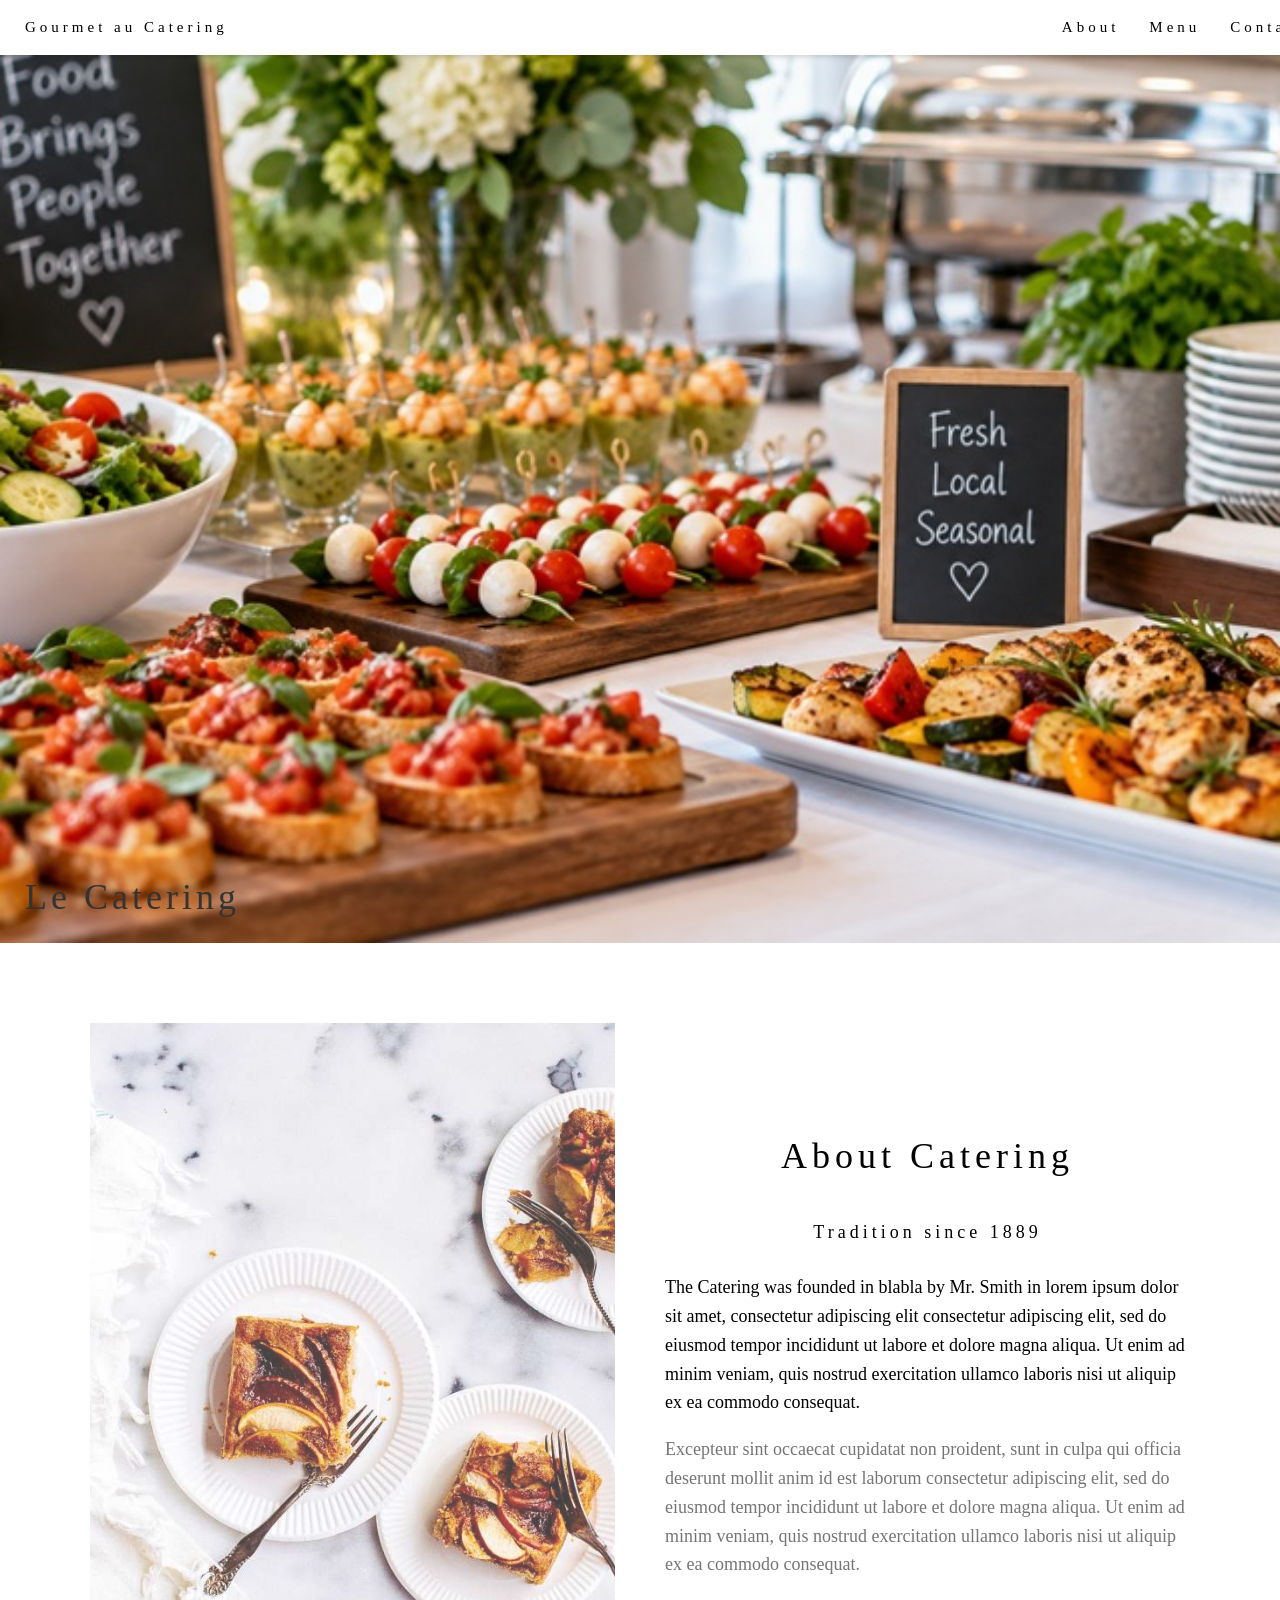
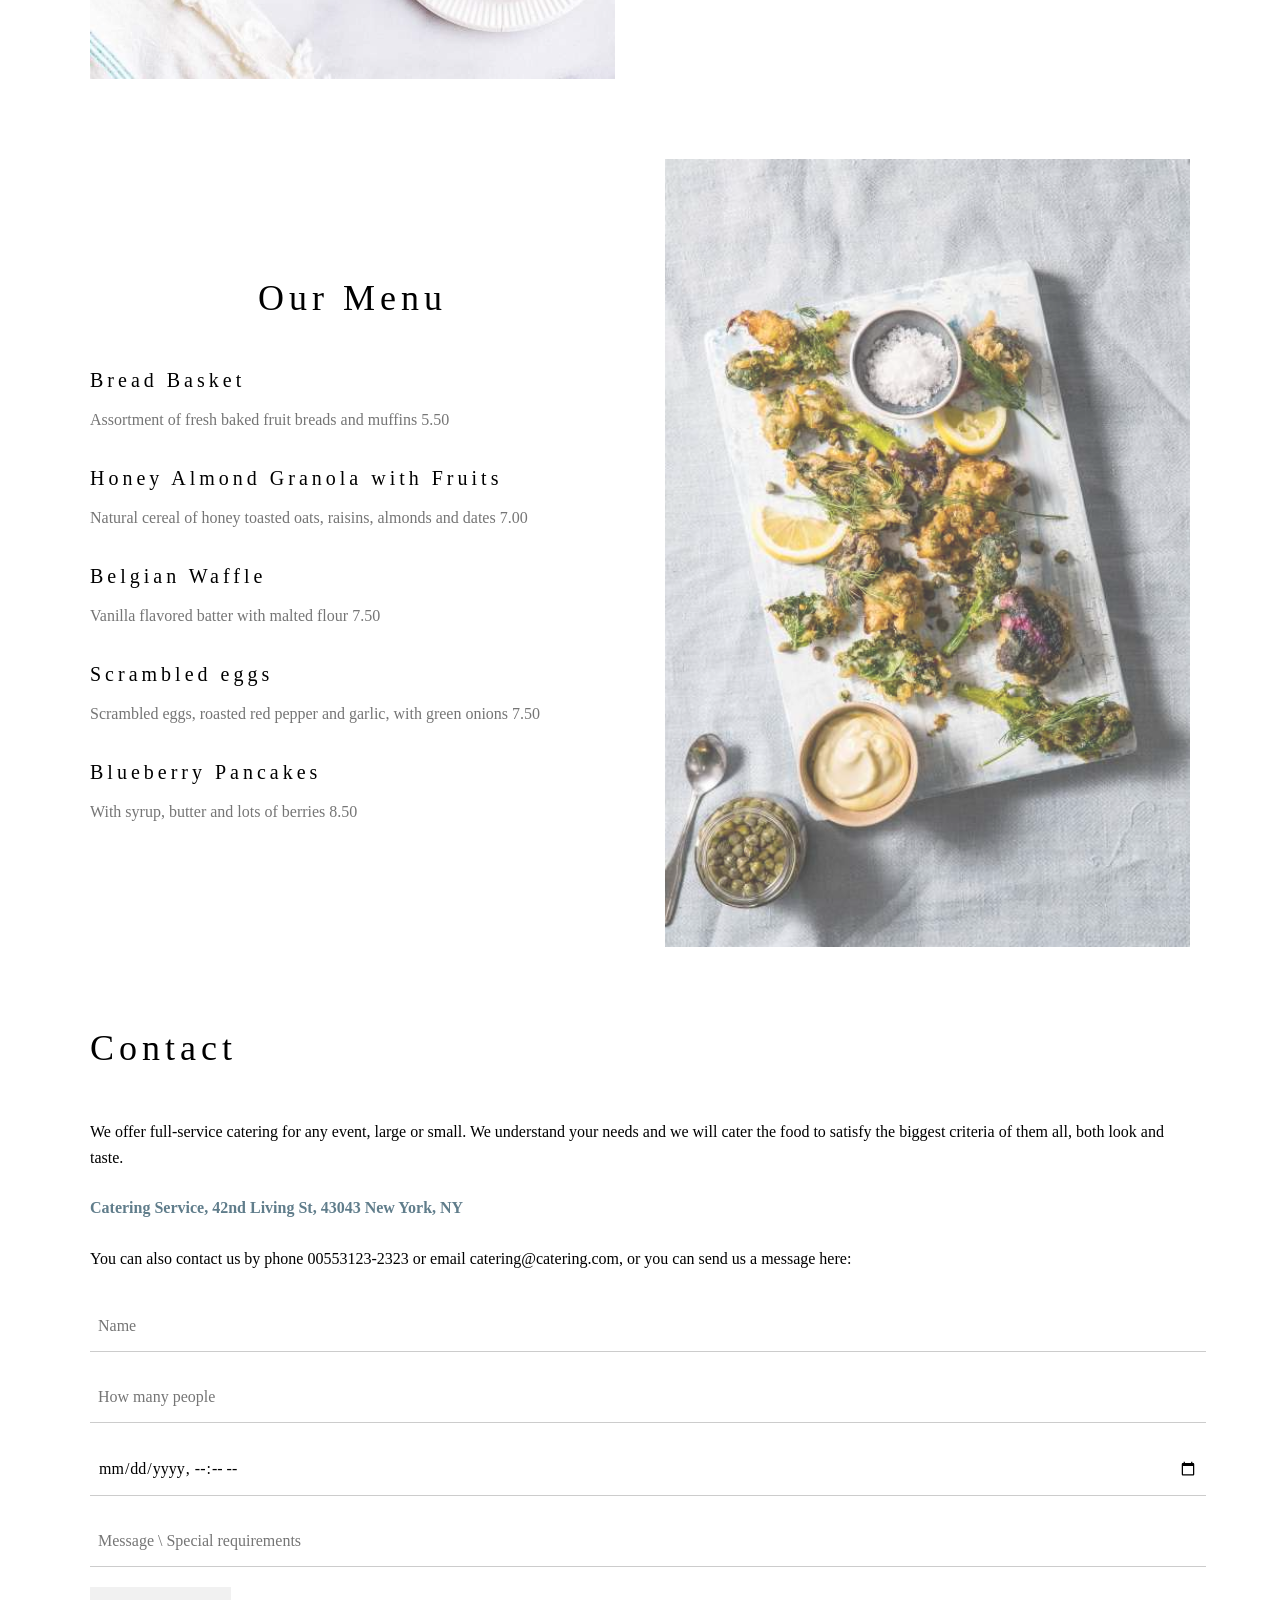
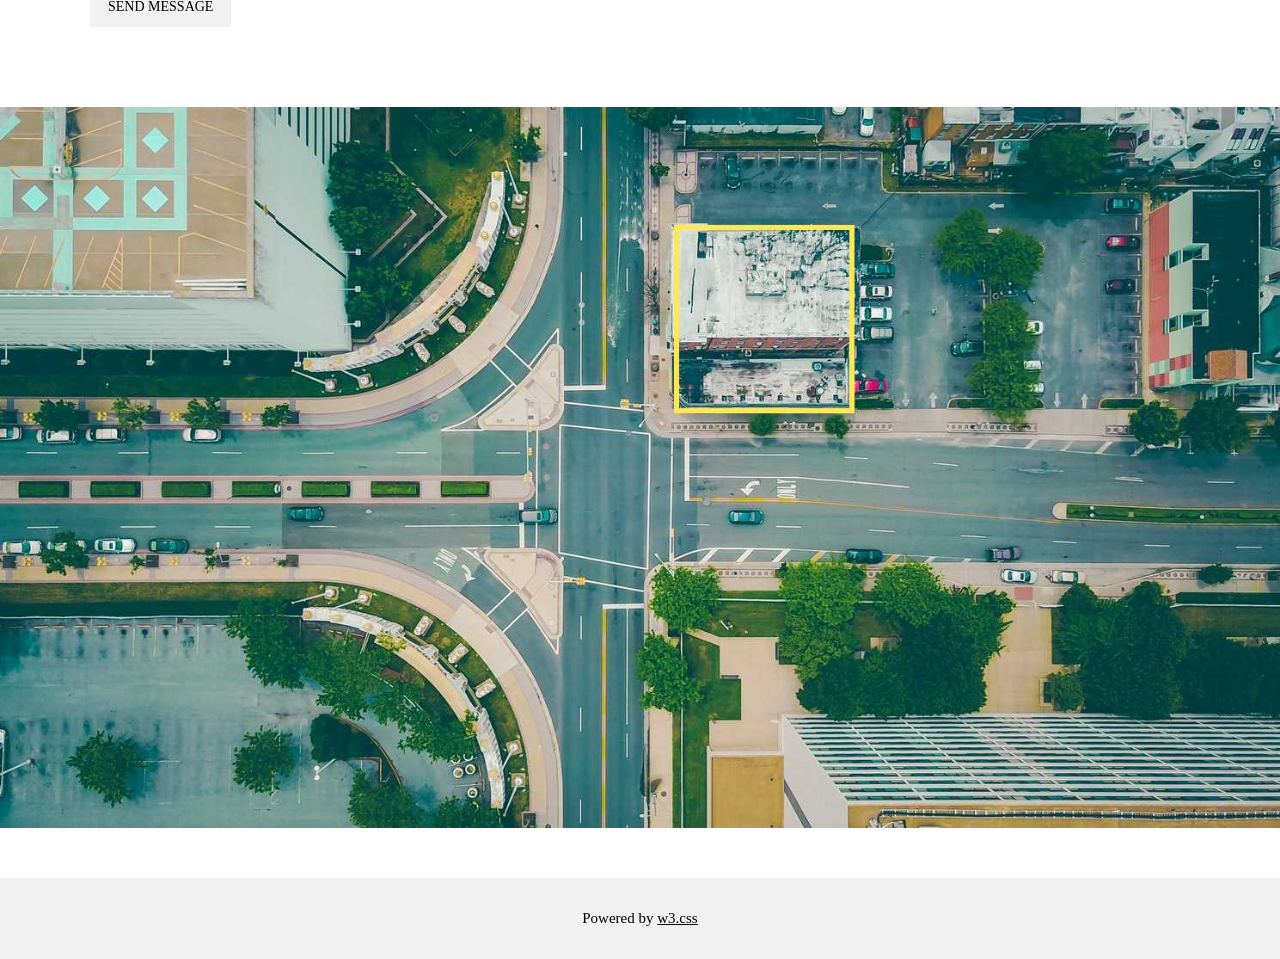
<file: Task-3/index.html>
<!DOCTYPE html>
<html lang="en">
<head>
    <meta charset="UTF-8">
    <meta name="viewport" content="width=device-width, initial-scale=1.0">

    <title>Gourmet au Catering</title>

    <link rel="stylesheet" href="style.css">
</head>

<body>

    <!-- Navigation -->
    <nav class="navbar">
        <a href="#" class="logo">Gourmet au Catering</a>

        <div class="nav-links">
            <a href="#about">About</a>
            <a href="#menu">Menu</a>
            <a href="#contact">Contact</a>
        </div>
    </nav>


    <!-- Hero Section -->
    <header class="hero">
        <img src="images/img_catering.jpg" alt="Hamburger">

        <div class="hero-title">
            Le Catering
        </div>
    </header>
<!-- About Section -->
<section class="about" id="about">

    <div class="about-image">
        <img src="images/img_tablesetting2.jpg" alt="Table setting">
    </div>

    <div class="about-content">
        <h1>About Catering</h1>

        <h5>Tradition since 1889</h5>

        <p>
            The Catering was founded in blabla by Mr. Smith in lorem ipsum
            dolor sit amet, consectetur adipiscing elit consectetur adipiscing
            elit, sed do eiusmod tempor incididunt ut labore et dolore magna
            aliqua. Ut enim ad minim veniam, quis nostrud exercitation ullamco
            laboris nisi ut aliquip ex ea commodo consequat.
        </p>

        <p class="gray-text">
            Excepteur sint occaecat cupidatat non proident, sunt in culpa qui
            officia deserunt mollit anim id est laborum consectetur adipiscing
            elit, sed do eiusmod tempor incididunt ut labore et dolore magna
            aliqua. Ut enim ad minim veniam, quis nostrud exercitation
            ullamco laboris nisi ut aliquip ex ea commodo consequat.
        </p>
    </div>

</section>
<!-- Menu Section -->
<section class="menu" id="menu">

    <div class="menu-content">
        <h1>Our Menu</h1>

        <h4>Bread Basket</h4>
        <p>Assortment of fresh baked fruit breads and muffins 5.50</p>

        <h4>Honey Almond Granola with Fruits</h4>
        <p>Natural cereal of honey toasted oats, raisins, almonds and dates 7.00</p>

        <h4>Belgian Waffle</h4>
        <p>Vanilla flavored batter with malted flour 7.50</p>

        <h4>Scrambled eggs</h4>
        <p>Scrambled eggs, roasted red pepper and garlic, with green onions 7.50</p>

        <h4>Blueberry Pancakes</h4>
        <p>With syrup, butter and lots of berries 8.50</p>
    </div>

    <div class="menu-image">
        <img src="images/img_tablesetting.jpg" alt="Menu">
    </div>

</section>
<!-- Contact Section -->
<section class="contact" id="contact">

    <h1>Contact</h1>

    <p>
        We offer full-service catering for any event, large or small.
        We understand your needs and we will cater the food to satisfy
        the biggest criteria of them all, both look and taste.
    </p>

    <p>
        <strong>Catering Service, 42nd Living St, 43043 New York, NY</strong>
    </p>

    <p>
        You can also contact us by phone 00553123-2323 or email
        catering@catering.com, or you can send us a message here:
    </p>

    <form>

        <input type="text" placeholder="Name" required>

        <input type="number" placeholder="How many people" required>

        <input type="datetime-local" required>

        <input type="text" placeholder="Message \ Special requirements" required>

        <button type="submit">SEND MESSAGE</button>

    </form>

</section>
<!-- Map -->
<div class="map">
    <img src="images/map.jpg" alt="Map">
</div>

<!-- Footer -->
<footer>
    <p>
        Powered by
        <a href="https://www.w3schools.com/w3css/" target="_blank">
            w3.css
        </a>
    </p>
</footer>
</body>
</html>
</file>
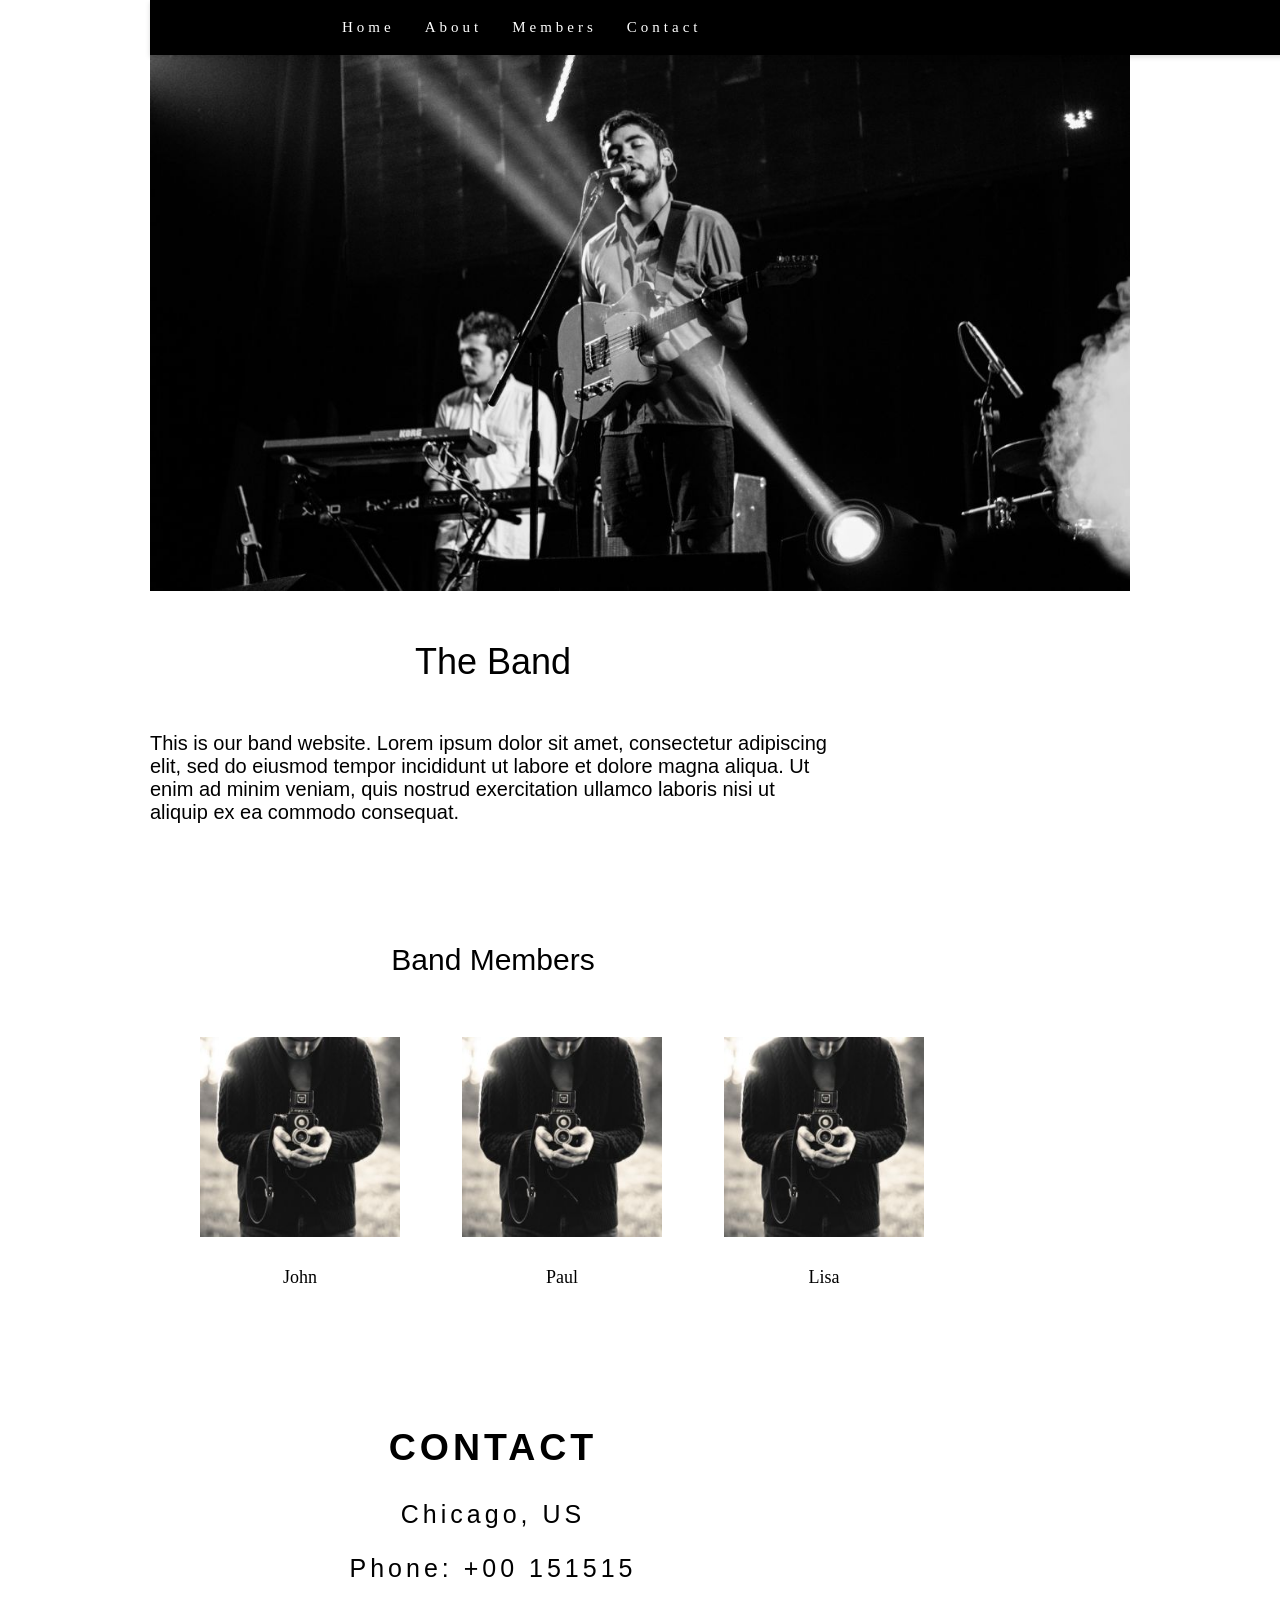
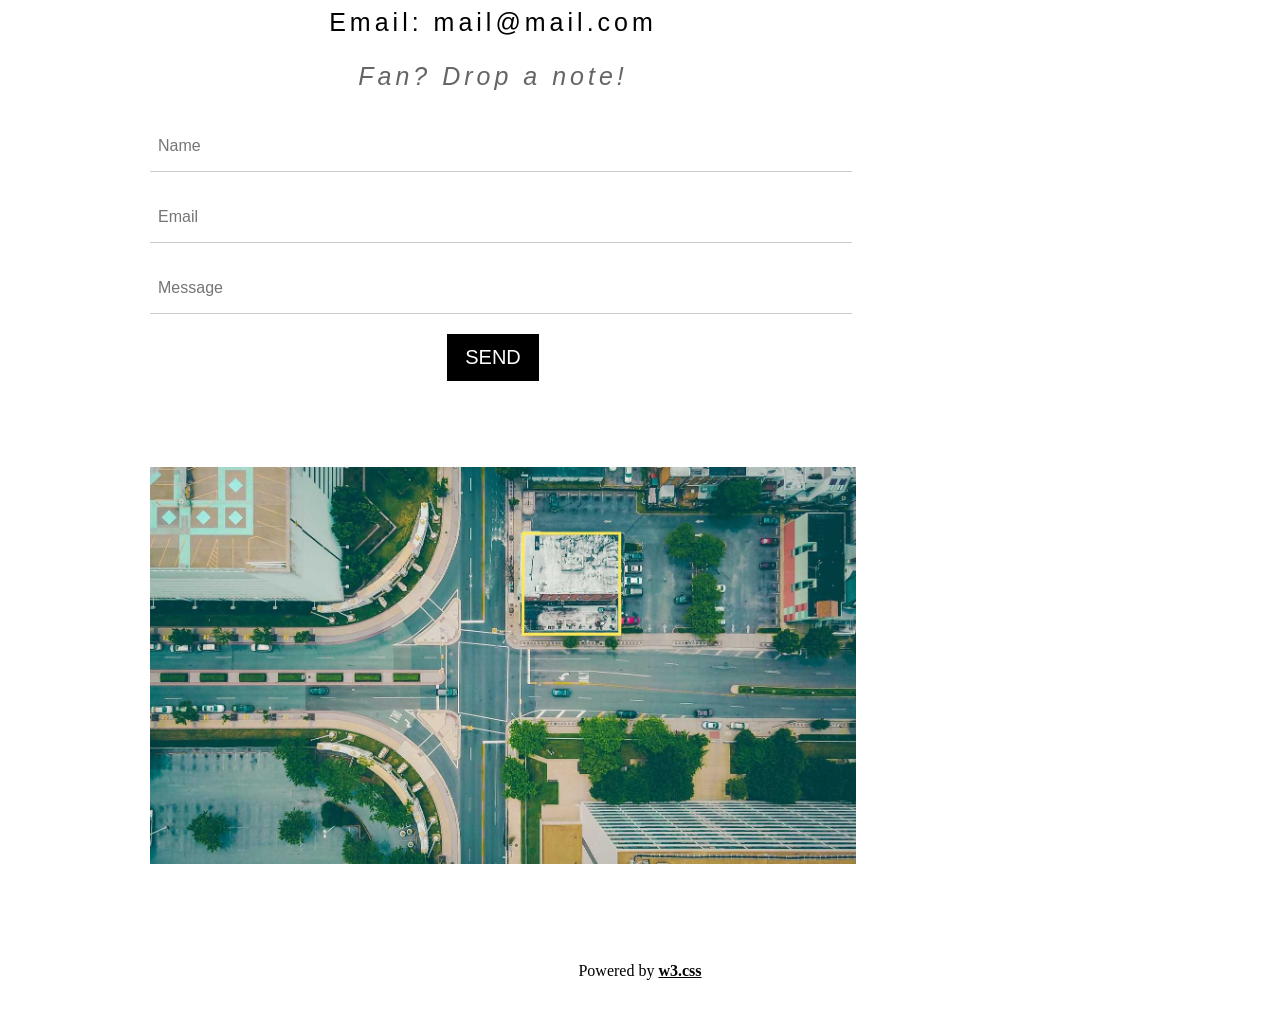
<file: Task-4/index.html>
<!DOCTYPE html>
<html lang="en">
<head>
    <meta charset="UTF-8">
    <meta name="viewport" content="width=device-width, initial-scale=1.0">
    <title>The Band </title>

    <link rel="stylesheet" href="style.css">
</head>
<body>
    <nav class="navbar">
        <div class="nav-links">
            <a href="#home">Home</a>
            <a href="#about">About</a>
            <a href="#members">Members</a>
            <a href="#contact">Contact</a>
        </div>
    </nav>
    <!-- Hero Section -->
    <header class="hero">
        <img src="images/img_ch.jpg" alt="Hamburger">
        
    </header>
    
    <section class="about">
        <h1>The Band</h1>
        <p>This is our band website. Lorem ipsum dolor sit amet, consectetur adipiscing elit, sed do eiusmod tempor incididunt ut labore et dolore magna aliqua. Ut enim ad minim veniam, quis nostrud exercitation ullamco laboris nisi ut aliquip ex ea commodo consequat.</p>
    </section>
    <br><br><br>
    <section class="members">
        <h2>Band Members</h2>

        <div class="container">
            <div class="col">
               <img src="images/img_bandmember.jpg" alt="Member 1">
                <p>John</p>
            </div>
            <div class="col">
                <img src="images/img_bandmember.jpg" alt="Member 2">
                <p>Paul</p>
            </div>
            <div class="col">
                <img src="images/img_bandmember.jpg" alt="Member 3">
                <p>Lisa</p>
            </div>
            </div>
    </section>
    <br><br><br>
    <section class="contact">
        <h1>CONTACT</h1>
        <P>Chicago, US</P>
        <P>Phone: +00 151515</P>
        <p>Email: mail@mail.com</p>
        <p class="fan"><i>Fan? Drop a note!</i></p>

        <form>

            <input type="text" placeholder="Name" required>
    
            <input type="email" placeholder="Email" required>
    
            <input type="text" placeholder="Message" required>
    
            <button type="submit">SEND</button>
    
        </form>
    </section>
    <br><br>

   <!-- Map -->
<div class="map">
    <img src="images/map.jpg" alt="Map">
</div>

<!-- Footer -->
<footer>
    <p>
        Powered by
        <a href="https://www.w3schools.com/w3css/" target="_blank">
            w3.css
        </a>
    </p>
</footer>
</body>
</html>
</file>
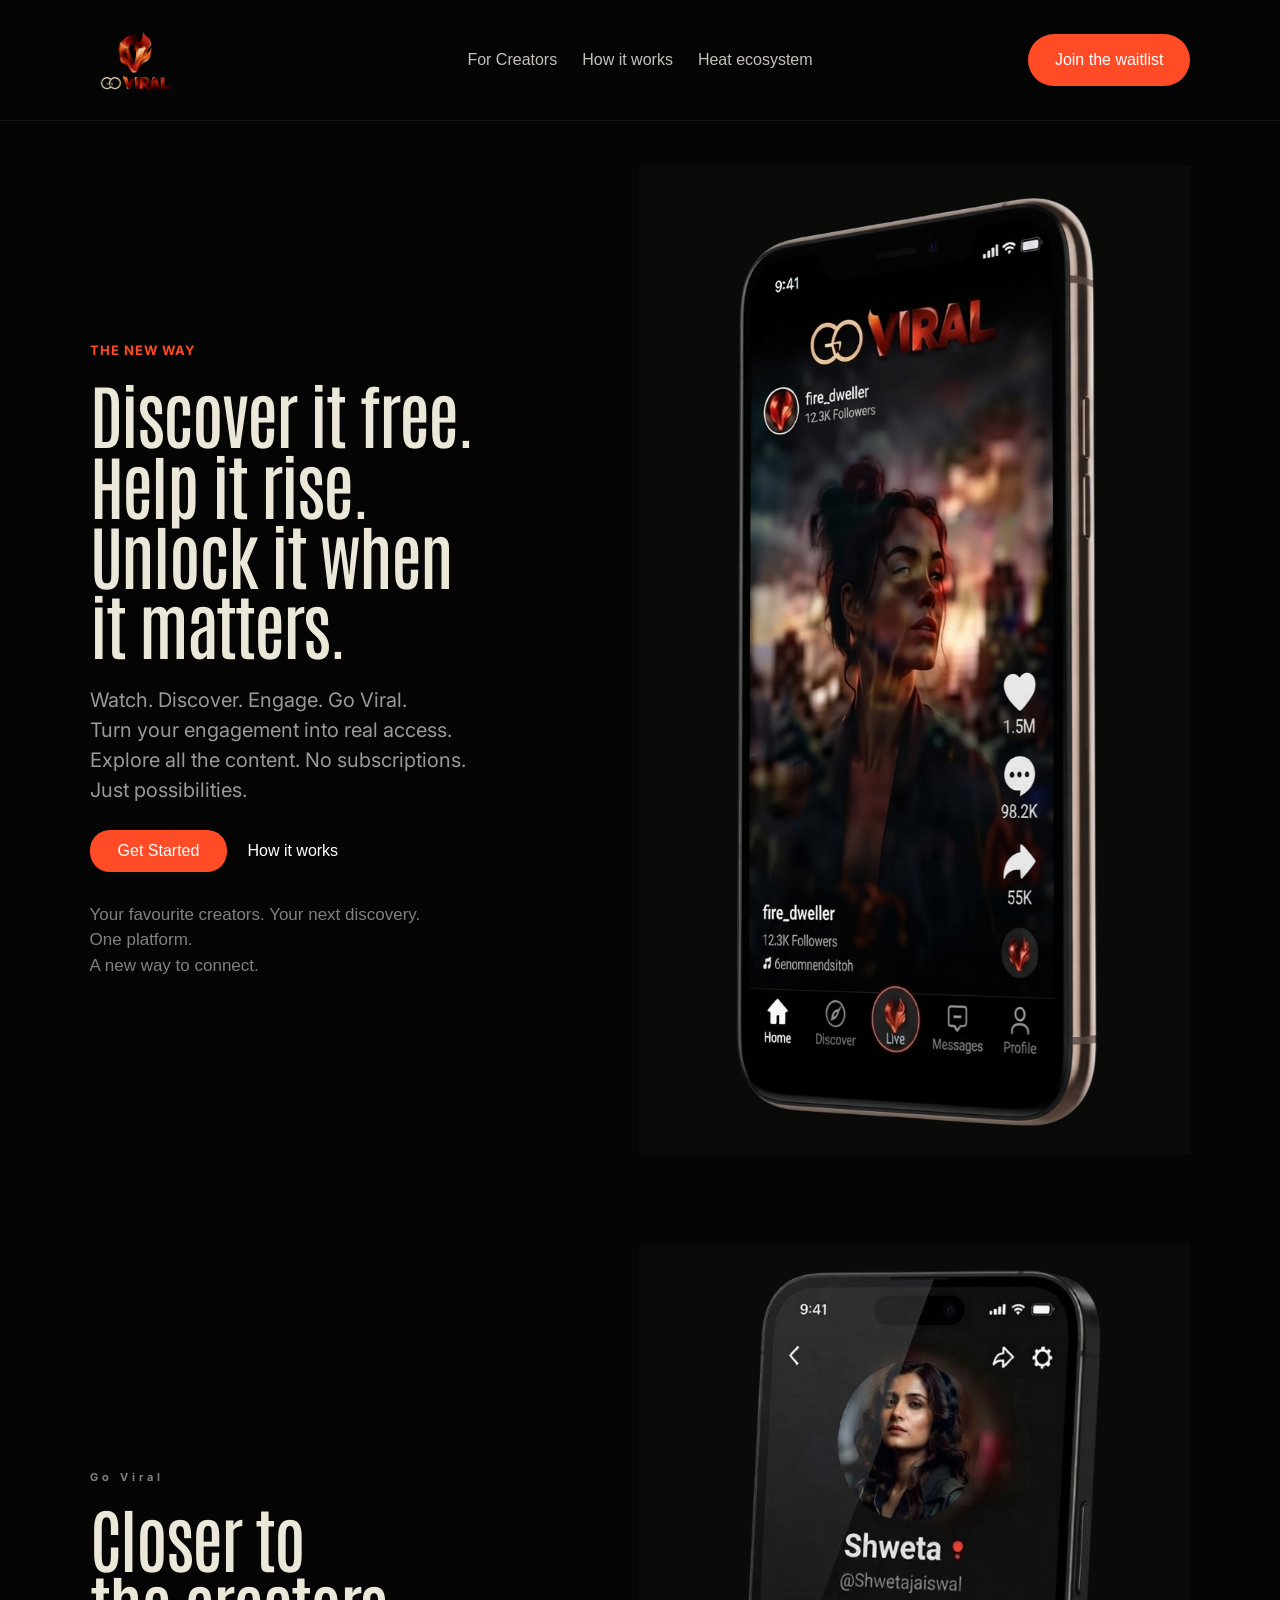
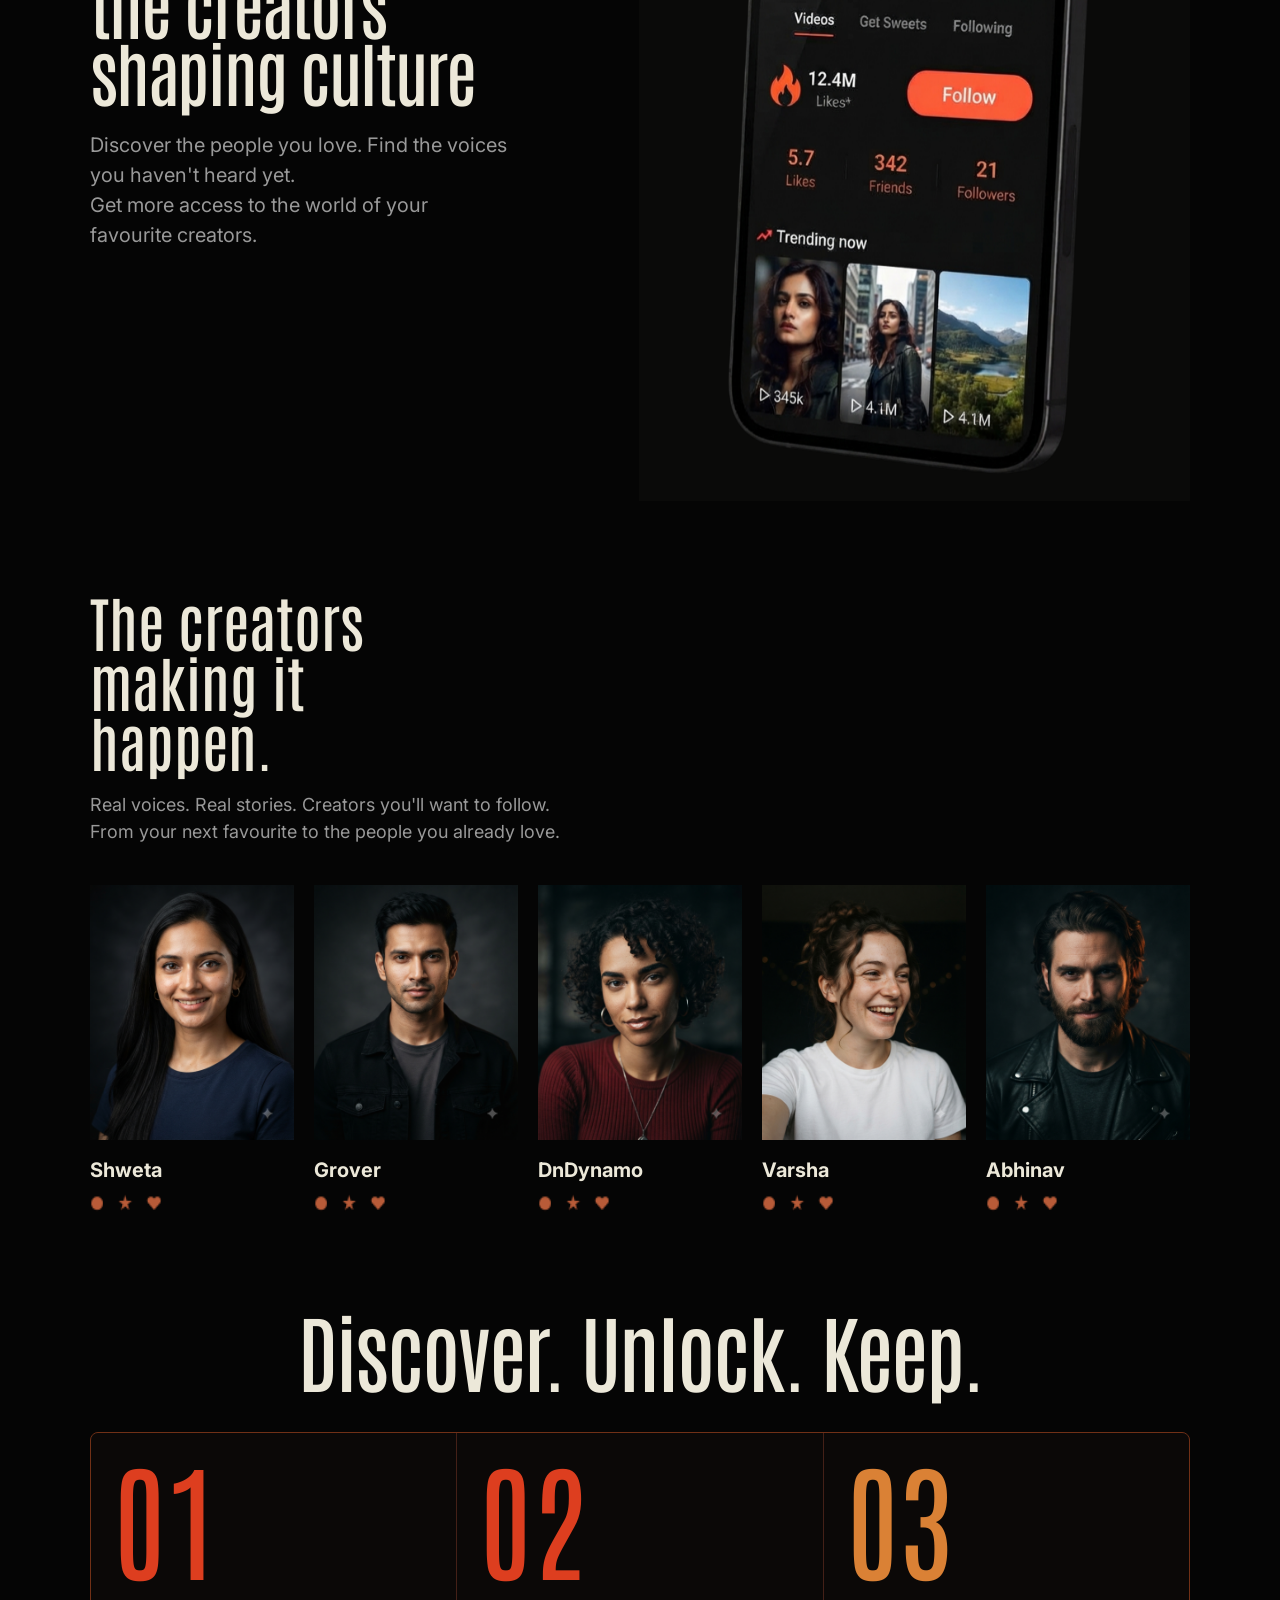
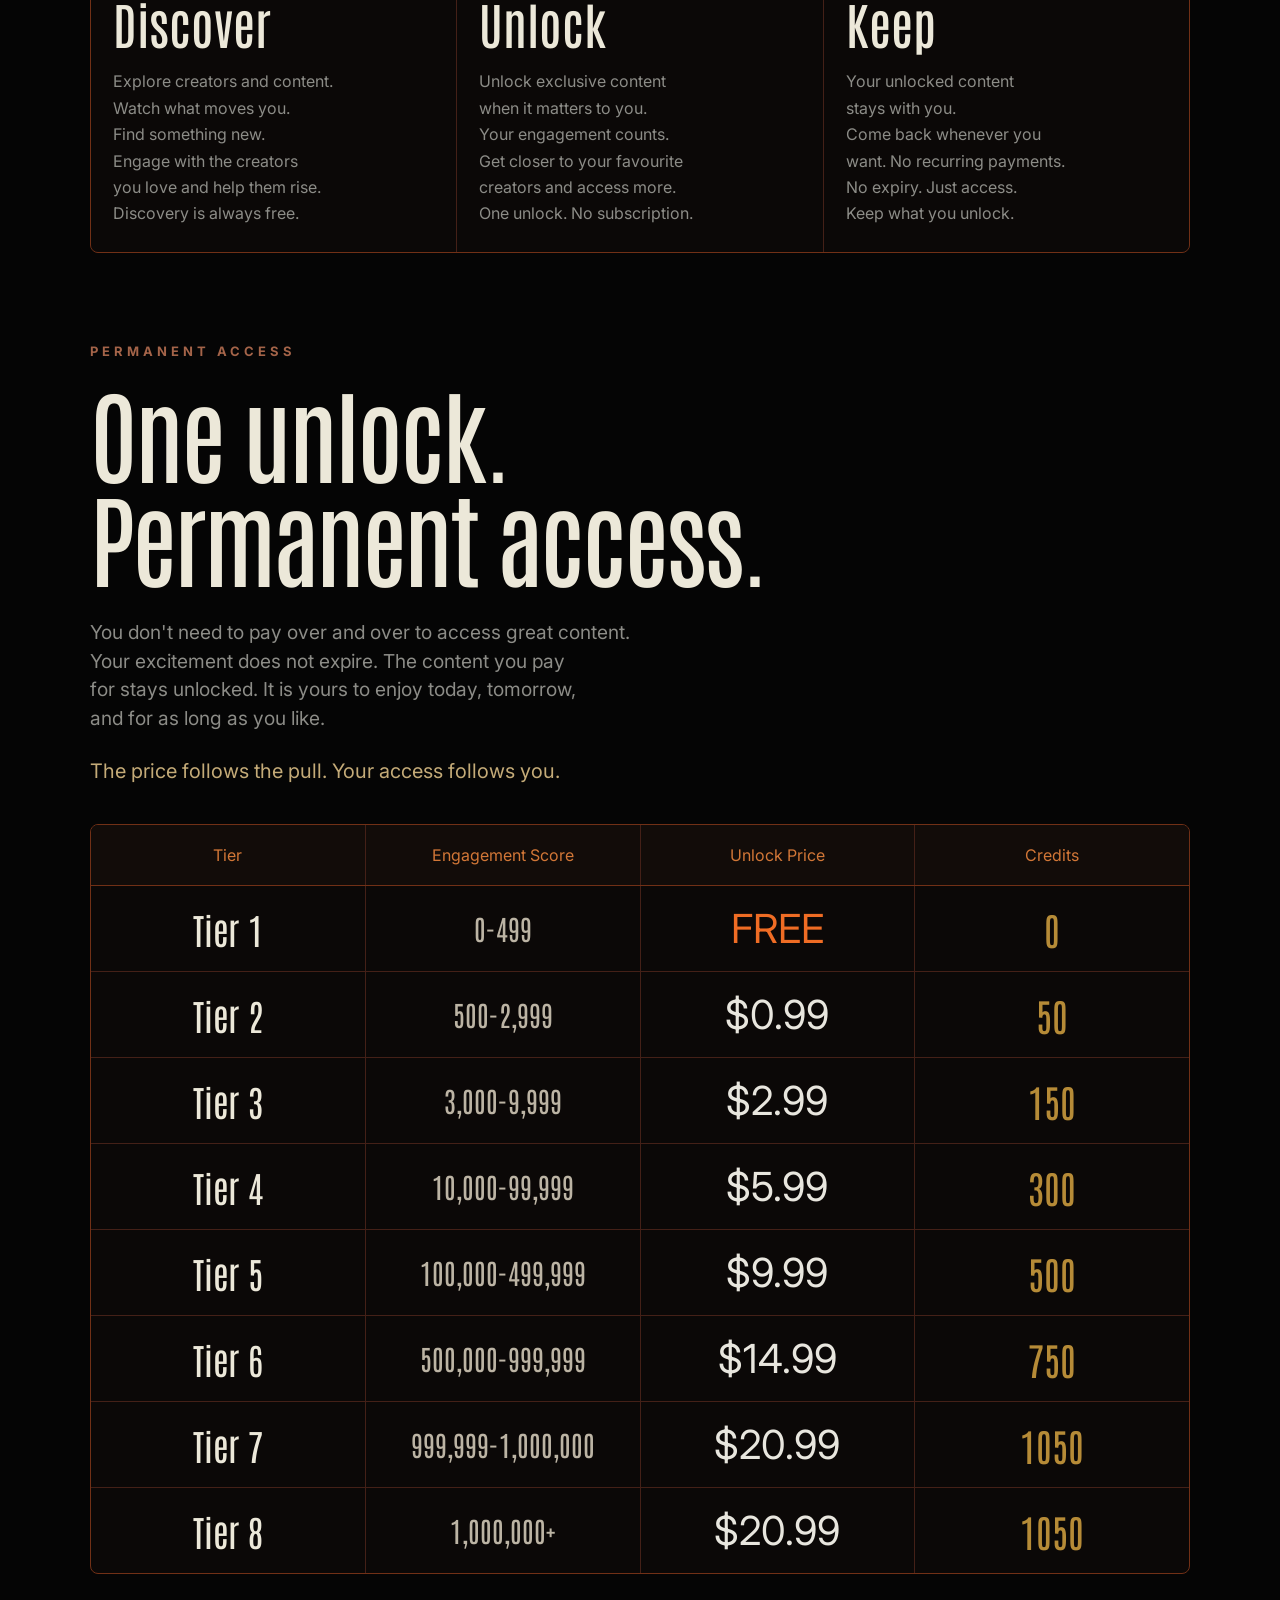
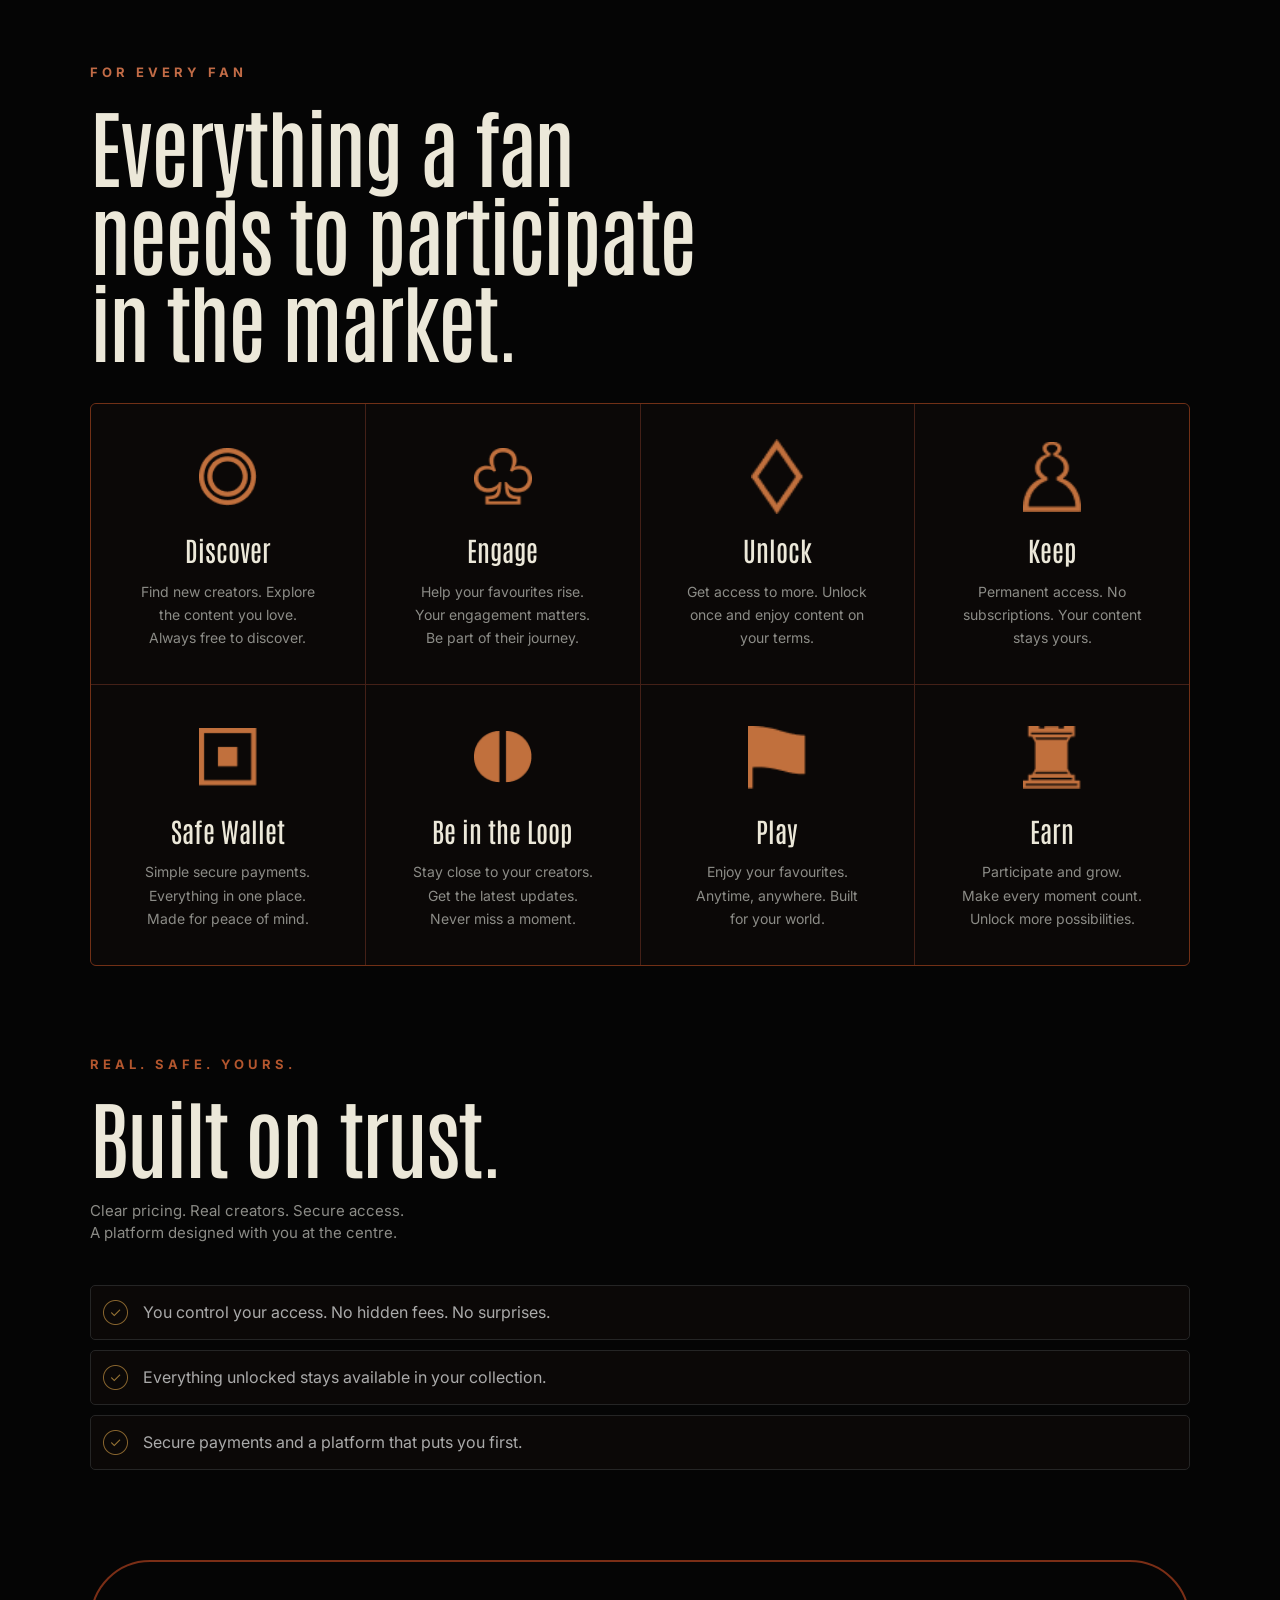
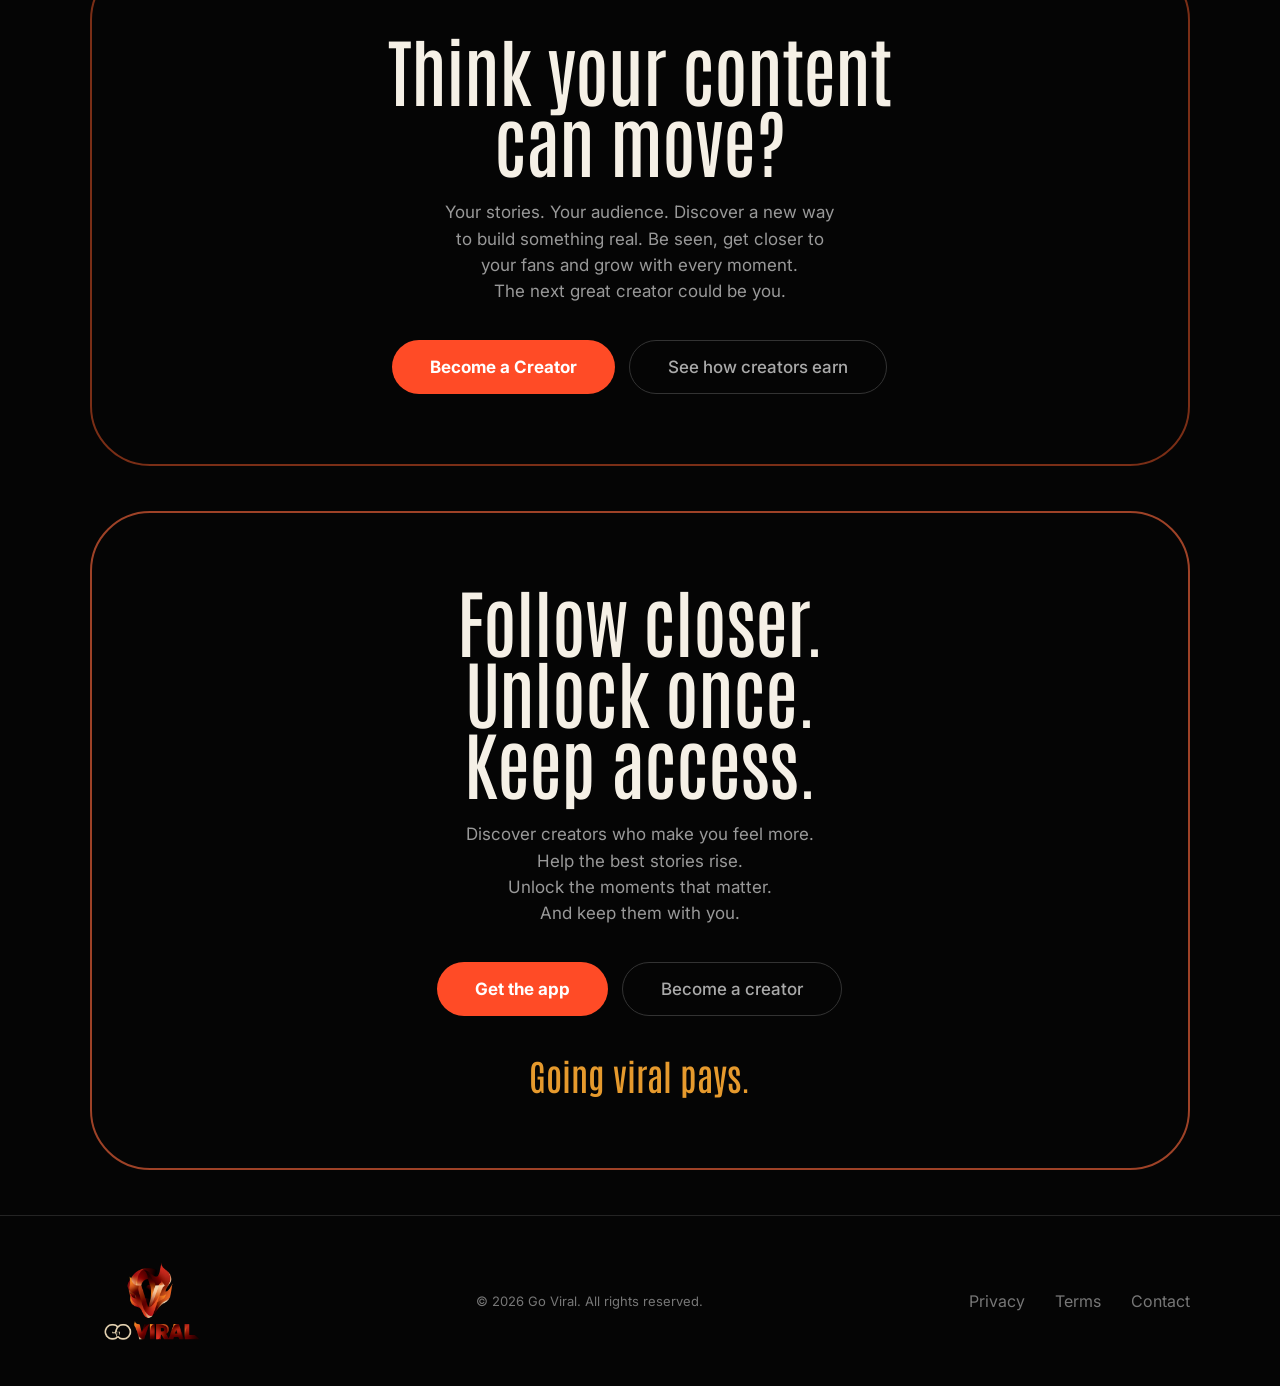
<file: Task-5/index.html>
<!DOCTYPE html>
<html lang="en">

<head>
    <meta charset="UTF-8">
    <meta name="viewport" content="width=device-width, initial-scale=1.0">
    <meta name="theme-color" content="#050505">

    <title>Go Viral – Discover free. Unlock once. Keep forever.</title>
    <meta name="description" content="Go Viral is a creator platform where your engagement unlocks permanent access. No subscriptions, just possibilities.">
    <link rel="icon" type="image/png" href="images/image.png">

    <!-- Google Fonts -->
    <link rel="preconnect" href="https://fonts.googleapis.com">
    <link rel="preconnect" href="https://fonts.gstatic.com" crossorigin>

    <link
        href="https://fonts.googleapis.com/css2?family=Antonio:wght@400;500&family=Inter:wght@400;500;700&display=swap"
        rel="stylesheet"
    >

    <!-- CSS -->
    <link rel="stylesheet" href="style.css">
</head>


<body id="top">


    <!-- ================================================= -->
    <!-- ================= NAVBAR ======================== -->
    <!-- ================================================= -->


    <nav class="navbar">
    
        <div class="logo">
            <img src="images/image.png" alt="Go Viral Logo">
        </div>
    
        <div class="nav-links">
            <a href="creator.html">For Creators</a>
            <a href="#">How it works</a>
            <a href="#">Heat ecosystem</a>
        </div>
    
        <a href="#" class="nav-btn">Join the waitlist</a>
    
        <button class="nav-toggle" aria-label="Toggle navigation">
            <span></span>
            <span></span>
            <span></span>
        </button>
    
    </nav>
    



    <!-- ================================================= -->
    <!-- ================= FIRST HERO ==================== -->
    <!-- ================================================= -->

    <section class="hero">

        <div class="hero-content">

            <p class="small-title">
                THE NEW WAY
            </p>

            <h1>
                Discover it free.<br>
                Help it rise.<br>
                Unlock it when<br>
                it matters.
            </h1>

            <p class="description">
                Watch. Discover. Engage. Go Viral.<br>
                Turn your engagement into real access.<br>
                Explore all the content. No subscriptions.<br>
                Just possibilities.
            </p>

            <div class="hero-buttons">

                <a href="#download" class="primary-btn">
                    Get Started
                </a>

                <a href="#how" class="secondary-btn">
                    How it works
                </a>

            </div>

            <p class="bottom-text">
                Your favourite creators. Your next discovery.<br>
                One platform.<br>
                A new way to connect.
            </p>

        </div>


        <aside class="hero-image">

            <img
                src="images/hero-image.png"
                alt="Go Viral App"
            >

        </aside>

    </section>



    <!-- ================================================= -->
    <!-- ================= SECOND HERO =================== -->
    <!-- ================================================= -->

    <section class="hero-1">

        <div class="hero-content">

            <p class="small-title">
                Go Viral
            </p>

            <h2>
                Closer to<br>
                the creators<br>
                shaping culture
            </h2>

            <p class="description">
                Discover the people you love. Find the voices<br>
                you haven't heard yet.<br>
                Get more access to the world of your<br>
                favourite creators.
            </p>

        </div>


        <aside class="hero-image">

            <img
                src="images/Creators.png"
                alt="Creator Profile"
            >

        </aside>

    </section>



    <!-- ================================================= -->
    <!-- ================= THIRD HERO ==================== -->
    <!-- ================================================= -->

    <section class="creators-section" id="creators">

        <div class="creators-info">

            <h2>
                The creators<br>
                making it<br>
                happen.
            </h2>

            <p>
                Real voices. Real stories. Creators you'll want to follow.<br>
                From your next favourite to the people you already love.
            </p>

        </div>


        <div class="creators-grid">


            <!-- CREATOR 1 -->

            <div class="creator-card">

                <img
                    class="creator-photo"
                    src="images/Shweta.png"
                    alt="Shweta"
                >

                <h3>
                    Shweta
                </h3>

                <img
                    class="creator-small"
                    src="images/Small.png"
                    alt=""
                >

            </div>



            <!-- CREATOR 2 -->

            <div class="creator-card">

                <img
                    class="creator-photo"
                    src="images/Grover.png"
                    alt="Grover"
                >

                <h3>
                    Grover
                </h3>

                <img
                    class="creator-small"
                    src="images/Small.png"
                    alt=""
                >

            </div>



            <!-- CREATOR 3 -->

            <div class="creator-card">

                <img
                    class="creator-photo"
                    src="images/DnDynamo.png"
                    alt="DnDynamo"
                >

                <h3>
                    DnDynamo
                </h3>

                <img
                    class="creator-small"
                    src="images/Small.png"
                    alt=""
                >

            </div>



            <!-- CREATOR 4 -->

            <div class="creator-card">

                <img
                    class="creator-photo"
                    src="images/Varsha.png"
                    alt="Varsha"
                >

                <h3>
                    Varsha
                </h3>

                <img
                    class="creator-small"
                    src="images/Small.png"
                    alt=""
                >

            </div>



            <!-- CREATOR 5 -->

            <div class="creator-card">

                <img
                    class="creator-photo"
                    src="images/Abhinav.png"
                    alt="Abhinav"
                >

                <h3>
                    Abhinav
                </h3>

                <img
                    class="creator-small"
                    src="images/Small.png"
                    alt=""
                >

            </div>

        </div>

    </section>



    <!-- ================================================= -->
    <!-- ================= FOURTH HERO =================== -->
    <!-- ================================================= -->

    <section class="hero-3" id="how">

        <div class="hero-3-content">

            <h2>
                Discover. Unlock. Keep.
            </h2>


            <div class="steps-container">


                <!-- STEP 01 -->

                <div class="step-card">

                    <span class="step-number">
                        01
                    </span>

                    <h3>
                        Discover
                    </h3>

                    <p>
                        Explore creators and content.<br>
                        Watch what moves you.<br>
                        Find something new.<br>
                        Engage with the creators<br>
                        you love and help them rise.<br>
                        Discovery is always free.
                    </p>

                </div>



                <!-- STEP 02 -->

                <div class="step-card">

                    <span class="step-number">
                        02
                    </span>

                    <h3>
                        Unlock
                    </h3>

                    <p>
                        Unlock exclusive content<br>
                        when it matters to you.<br>
                        Your engagement counts.<br>
                        Get closer to your favourite<br>
                        creators and access more.<br>
                        One unlock. No subscription.
                    </p>

                </div>



                <!-- STEP 03 -->

                <div class="step-card">

                    <span class="step-number orange">
                        03
                    </span>

                    <h3>
                        Keep
                    </h3>

                    <p>
                        Your unlocked content<br>
                        stays with you.<br>
                        Come back whenever you<br>
                        want. No recurring payments.<br>
                        No expiry. Just access.<br>
                        Keep what you unlock.
                    </p>

                </div>

            </div>

        </div>

    </section>



    <!-- ================================================= -->
    <!-- ================= FIFTH HERO ==================== -->
    <!-- ================================================= -->

    <section class="hero-4" id="pricing">

        <p class="small-title">
            PERMANENT ACCESS
        </p>


        <h2 class="heading">
            One unlock.<br>
            Permanent access.
        </h2>


        <p class="description">
            You don't need to pay over and over to access great content.<br>
            Your excitement does not expire. The content you pay<br>
            for stays unlocked. It is yours to enjoy today, tomorrow,<br>
            and for as long as you like.
        </p>


        <p class="description2">
            The price follows the pull. Your access follows you.
        </p>



        <!-- ================= PRICING TABLE ================= -->

        <div class="pricing-table">

            <table>

                <thead>

                    <tr>

                        <th>
                            Tier
                        </th>

                        <th>
                            Engagement Score
                        </th>

                        <th>
                            Unlock Price
                        </th>

                        <th>
                            Credits
                        </th>

                    </tr>

                </thead>


                <tbody>


                    <tr>

                        <td class="col-1" data-label="Tier">
                            Tier 1
                        </td>

                        <td class="col-2" data-label="Engagement Score">
                            0-499
                        </td>

                        <td class="col-3 free" data-label="Unlock Price">
                            FREE
                        </td>

                        <td class="col-4" data-label="Credits">
                            0
                        </td>

                    </tr>


                    <tr>

                        <td class="col-1" data-label="Tier">
                            Tier 2
                        </td>

                        <td class="col-2" data-label="Engagement Score">
                            500-2,999
                        </td>

                        <td class="col-3" data-label="Unlock Price">
                            $0.99
                        </td>

                        <td class="col-4" data-label="Credits">
                            50
                        </td>

                    </tr>


                    <tr>

                        <td class="col-1" data-label="Tier">
                            Tier 3
                        </td>

                        <td class="col-2" data-label="Engagement Score">
                            3,000-9,999
                        </td>

                        <td class="col-3" data-label="Unlock Price">
                            $2.99
                        </td>

                        <td class="col-4" data-label="Credits">
                            150
                        </td>

                    </tr>


                    <tr>

                        <td class="col-1" data-label="Tier">
                            Tier 4
                        </td>

                        <td class="col-2" data-label="Engagement Score">
                            10,000-99,999
                        </td>

                        <td class="col-3" data-label="Unlock Price">
                            $5.99
                        </td>

                        <td class="col-4" data-label="Credits">
                            300
                        </td>

                    </tr>


                    <tr>

                        <td class="col-1" data-label="Tier">
                            Tier 5
                        </td>

                        <td class="col-2" data-label="Engagement Score">
                            100,000-499,999
                        </td>

                        <td class="col-3" data-label="Unlock Price">
                            $9.99
                        </td>

                        <td class="col-4" data-label="Credits">
                            500
                        </td>

                    </tr>


                    <tr>

                        <td class="col-1" data-label="Tier">
                            Tier 6
                        </td>

                        <td class="col-2" data-label="Engagement Score">
                            500,000-999,999
                        </td>

                        <td class="col-3" data-label="Unlock Price">
                            $14.99
                        </td>

                        <td class="col-4" data-label="Credits">
                            750
                        </td>

                    </tr>


                    <tr>

                        <td class="col-1" data-label="Tier">
                            Tier 7
                        </td>

                        <td class="col-2" data-label="Engagement Score">
                            999,999-1,000,000
                        </td>

                        <td class="col-3" data-label="Unlock Price">
                            $20.99
                        </td>

                        <td class="col-4" data-label="Credits">
                            1050
                        </td>

                    </tr>


                    <tr>

                        <td class="col-1" data-label="Tier">
                            Tier 8
                        </td>

                        <td class="col-2" data-label="Engagement Score">
                            1,000,000+
                        </td>

                        <td class="col-3" data-label="Unlock Price">
                            $20.99
                        </td>

                        <td class="col-4" data-label="Credits">
                            1050
                        </td>

                    </tr>


                </tbody>

            </table>

        </div>

    </section>



    <!-- ================================================= -->
    <!-- ================= SIXTH HERO ==================== -->
    <!-- ================================================= -->

    <section class="hero-5">

        <p class="small-title">
            FOR EVERY FAN
        </p>


        <h2 class="heading">
            Everything a fan<br>
            needs to participate<br>
            in the market.
        </h2>



        <!-- ================= FAN GRID ================= -->

        <div class="fan-grid">


            <!-- CARD 1 -->

            <div class="fan-card">

                <img
                    src="images/◎.png"
                    alt="Discover"
                    class="fan-icon"
                >

                <h3>
                    Discover
                </h3>

                <p>
                    Find new creators.
                    Explore the content you love.
                    Always free to discover.
                </p>

            </div>



            <!-- CARD 2 -->

            <div class="fan-card">

                <img
                    src="images/♧.png"
                    alt="Engage"
                    class="fan-icon"
                >

                <h3>
                    Engage
                </h3>

                <p>
                    Help your favourites rise.
                    Your engagement matters.
                    Be part of their journey.
                </p>

            </div>



            <!-- CARD 3 -->

            <div class="fan-card">

                <img
                    src="images/♢.png"
                    alt="Unlock"
                    class="fan-icon"
                >

                <h3>
                    Unlock
                </h3>

                <p>
                    Get access to more.
                    Unlock once and enjoy
                    content on your terms.
                </p>

            </div>



            <!-- CARD 4 -->

            <div class="fan-card">

                <img
                    src="images/♙.png"
                    alt="Keep"
                    class="fan-icon"
                >

                <h3>
                    Keep
                </h3>

                <p>
                    Permanent access.
                    No subscriptions.
                    Your content stays yours.
                </p>

            </div>



            <!-- CARD 5 -->

            <div class="fan-card">

                <img
                    src="images/▣.png"
                    alt="Safe Wallet"
                    class="fan-icon"
                >

                <h3>
                    Safe Wallet
                </h3>

                <p>
                    Simple secure payments.
                    Everything in one place.
                    Made for peace of mind.
                </p>

            </div>



            <!-- CARD 6 -->

            <div class="fan-card">

                <img
                    src="images/◖◗.png"
                    alt="Be in the Loop"
                    class="fan-icon"
                >

                <h3>
                    Be in the Loop
                </h3>

                <p>
                    Stay close to your creators.
                    Get the latest updates.
                    Never miss a moment.
                </p>

            </div>



            <!-- CARD 7 -->

            <div class="fan-card">

                <img
                    src="images/⚑.png"
                    alt="Play"
                    class="fan-icon"
                >

                <h3>
                    Play
                </h3>

                <p>
                    Enjoy your favourites.
                    Anytime, anywhere.
                    Built for your world.
                </p>

            </div>



            <!-- CARD 8 -->

            <div class="fan-card">

                <img
                    src="images/♜.png"
                    alt="Earn"
                    class="fan-icon"
                >

                <h3>
                    Earn
                </h3>

                <p>
                    Participate and grow.
                    Make every moment count.
                    Unlock more possibilities.
                </p>

            </div>


        </div>

    </section>



    <!-- ================================================= -->
    <!-- ================= SEVENTH HERO ================== -->
    <!-- ================================================= -->

    <section class="hero-6" id="why">

        <p class="small-title">
            REAL. SAFE. YOURS.
        </p>


        <h2 class="heading">
            Built on trust.
        </h2>


        <p class="description">
            Clear pricing. Real creators. Secure access.<br>
            A platform designed with you at the centre.
        </p>



        <!-- ================= TRUST LIST ================= -->

        <div class="trust-list">


            <!-- TRUST ITEM 1 -->

            <div class="trust-item">

                <img
                    src="images/Border.png"
                    alt=""
                    class="trust-icon"
                >

                <p>
                    You control your access. No hidden fees. No surprises.
                </p>

            </div>



            <!-- TRUST ITEM 2 -->

            <div class="trust-item">

                <img
                    src="images/Border.png"
                    alt=""
                    class="trust-icon"
                >

                <p>
                    Everything unlocked stays available in your collection.
                </p>

            </div>



            <!-- TRUST ITEM 3 -->

            <div class="trust-item">

                <img
                    src="images/Border.png"
                    alt=""
                    class="trust-icon"
                >

                <p>
                    Secure payments and a platform that puts you first.
                </p>

            </div>


        </div>

    </section>



    <!-- ================================================= -->
    <!-- ================= CREATOR CTA =================== -->
    <!-- ================================================= -->

    <section class="hero-7">

        <h2>
            Think your content<br>
            can move?
        </h2>


        <p class="description">
            Your stories. Your audience. Discover a new way<br>
            to build something real. Be seen, get closer to<br>
            your fans and grow with every moment.<br>
            The next great creator could be you.
        </p>


        <div class="hero-7-buttons">

            <a class="creator" href="creator.html">
                Become a Creator
            </a>

            <a class="learn" href="#pricing">
                See how creators earn
            </a>

        </div>

    </section>



    <!-- ================================================= -->
    <!-- ================= FINAL CTA ===================== -->
    <!-- ================================================= -->

    <section class="hero-8" id="download">

        <h2>
            Follow closer.<br>
            Unlock once.<br>
            Keep access.
        </h2>


        <p class="description">
            Discover creators who make you feel more.<br>
            Help the best stories rise.<br>
            Unlock the moments that matter.<br>
            And keep them with you.
        </p>


        <div class="hero-8-buttons">

            <button class="app">
                Get the app
            </button>

            <a class="becomecreator" href="creator.html">
                Become a creator
            </a>

        </div>
        <h5 class="bottom-text">
            Going viral pays.
        </h5>

    </section>



    <!-- ================================================= -->
    <!-- ================= FOOTER ======================== -->
    <!-- ================================================= -->

    <footer>

        <div class="footer-content">


            <!-- LOGO -->

            <div class="footer-logo">

                <img
                    src="images/image.png"
                    alt="Go Viral Logo"
                >

            </div>



            <!-- COPYRIGHT -->

            <p class="footer-text">
                © 2026 Go Viral. All rights reserved.
            </p>



            <!-- FOOTER LINKS -->

            <div class="footer-links">

                <a href="#">
                    Privacy
                </a>

                <a href="#">
                    Terms
                </a>

                <a href="#">
                    Contact
                </a>

            </div>


        </div>

    </footer>



    <script>
        (function () {
            var nav = document.querySelector('.navbar');
            var btn = document.querySelector('.nav-toggle');
            if (!btn) return;
            function close() { nav.classList.remove('open'); btn.setAttribute('aria-expanded', 'false'); }
            btn.addEventListener('click', function () {
                var open = nav.classList.toggle('open');
                btn.setAttribute('aria-expanded', open ? 'true' : 'false');
            });
            document.querySelectorAll('.nav-links a').forEach(function (a) { a.addEventListener('click', close); });
            window.addEventListener('resize', function () { if (window.innerWidth > 768) close(); });
        })();
    </script>

</body>

</html>
</file>
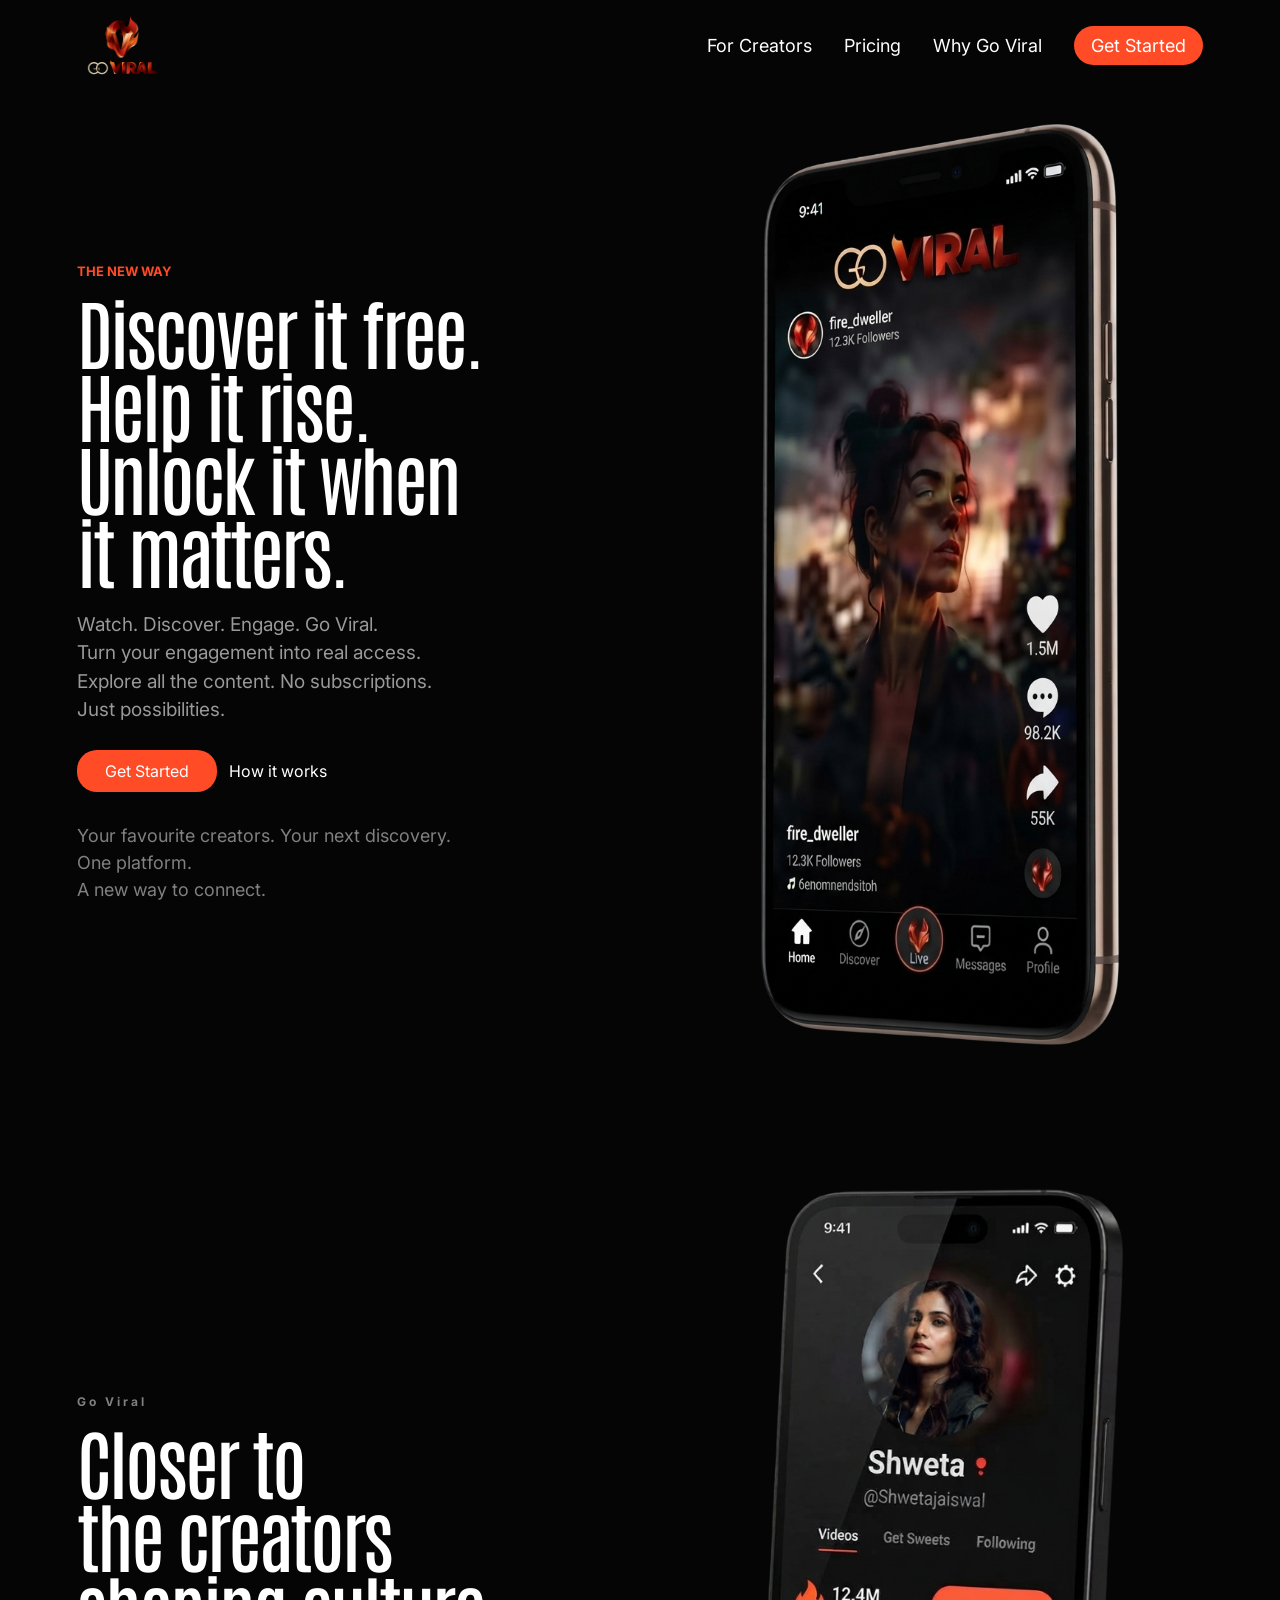
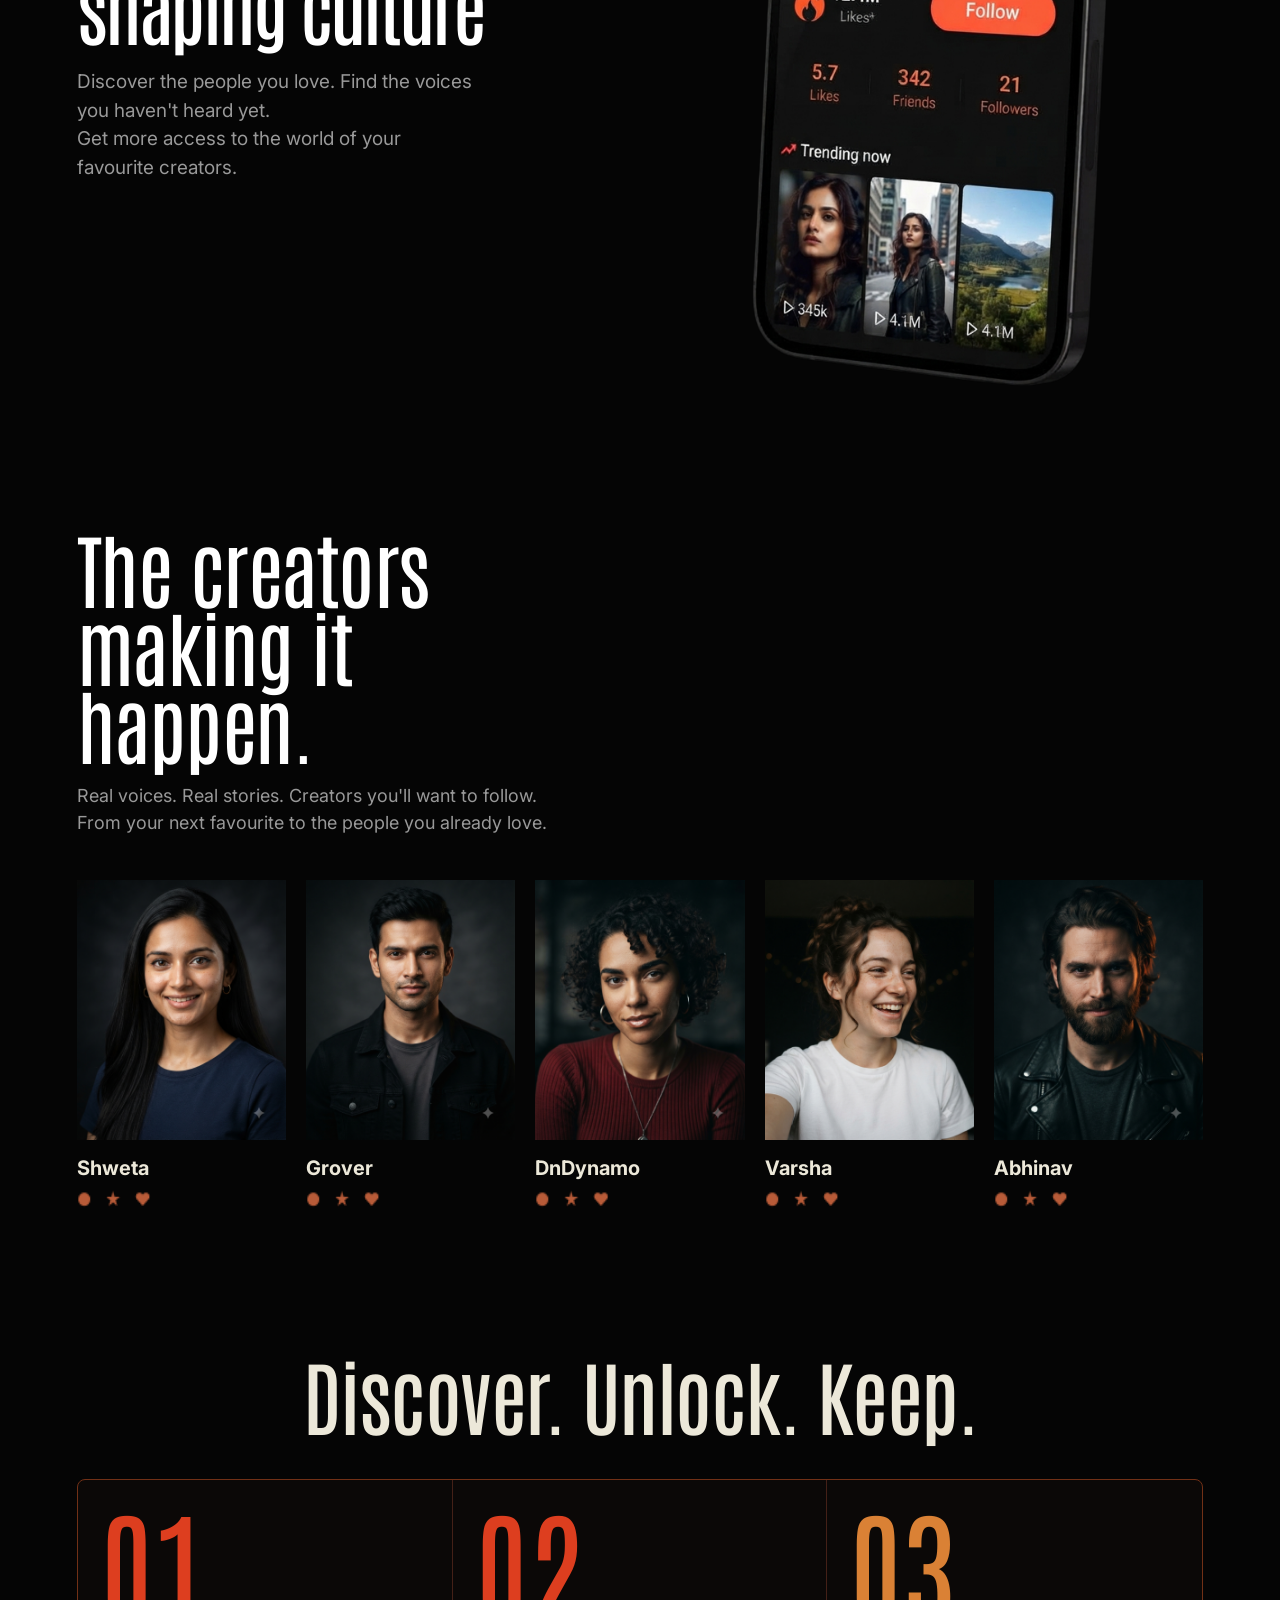
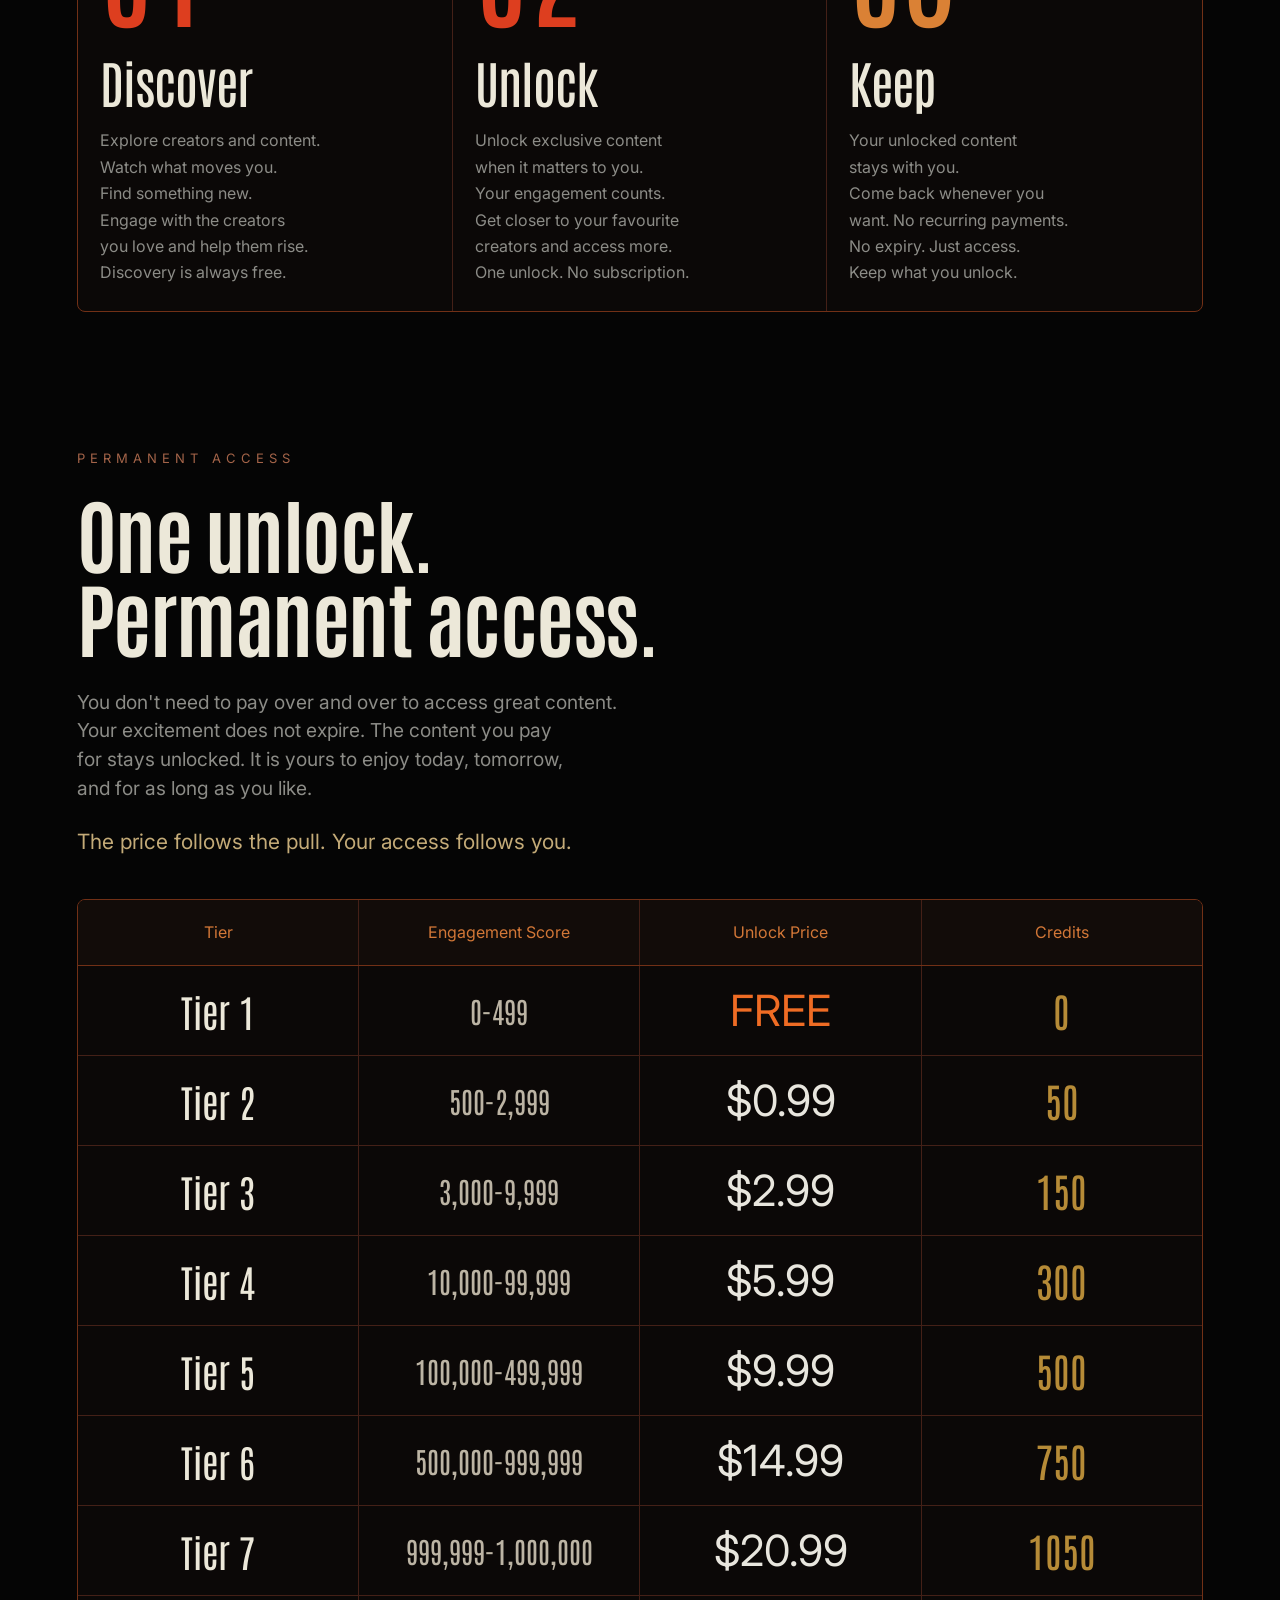
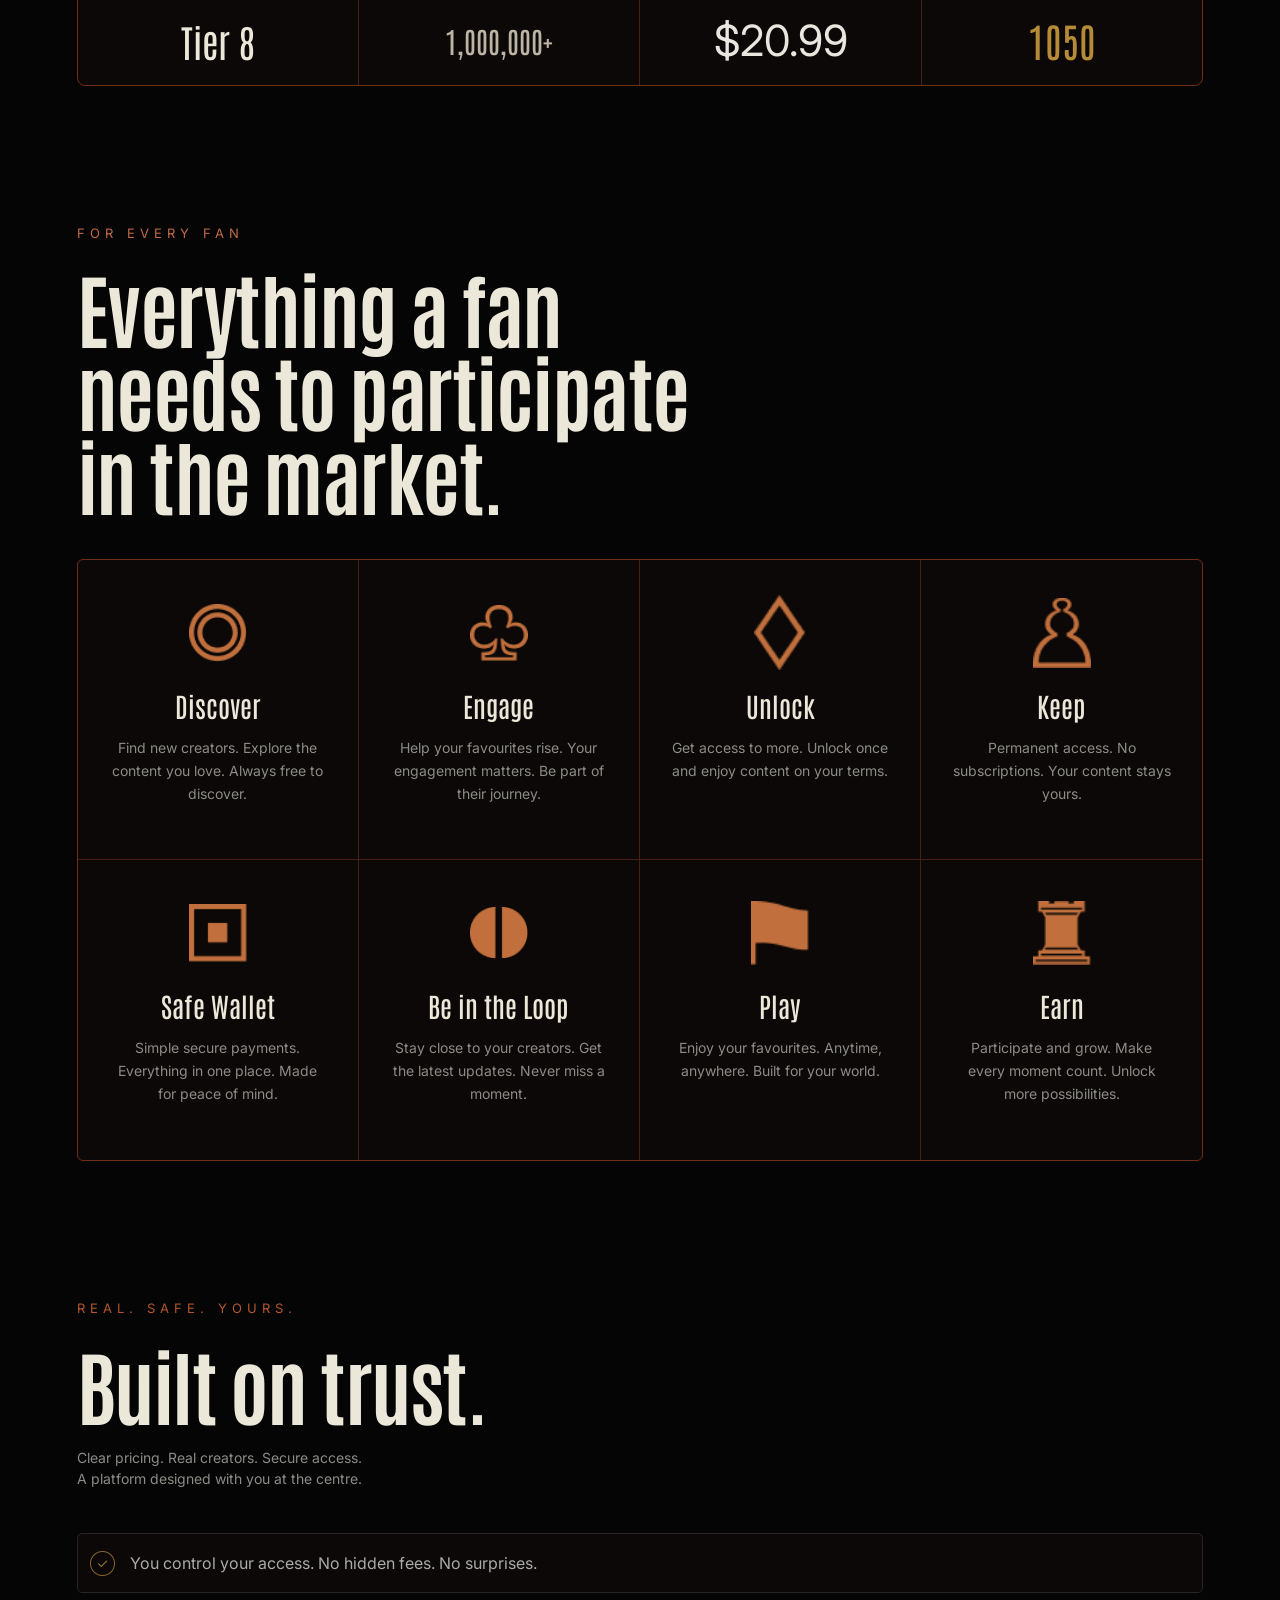
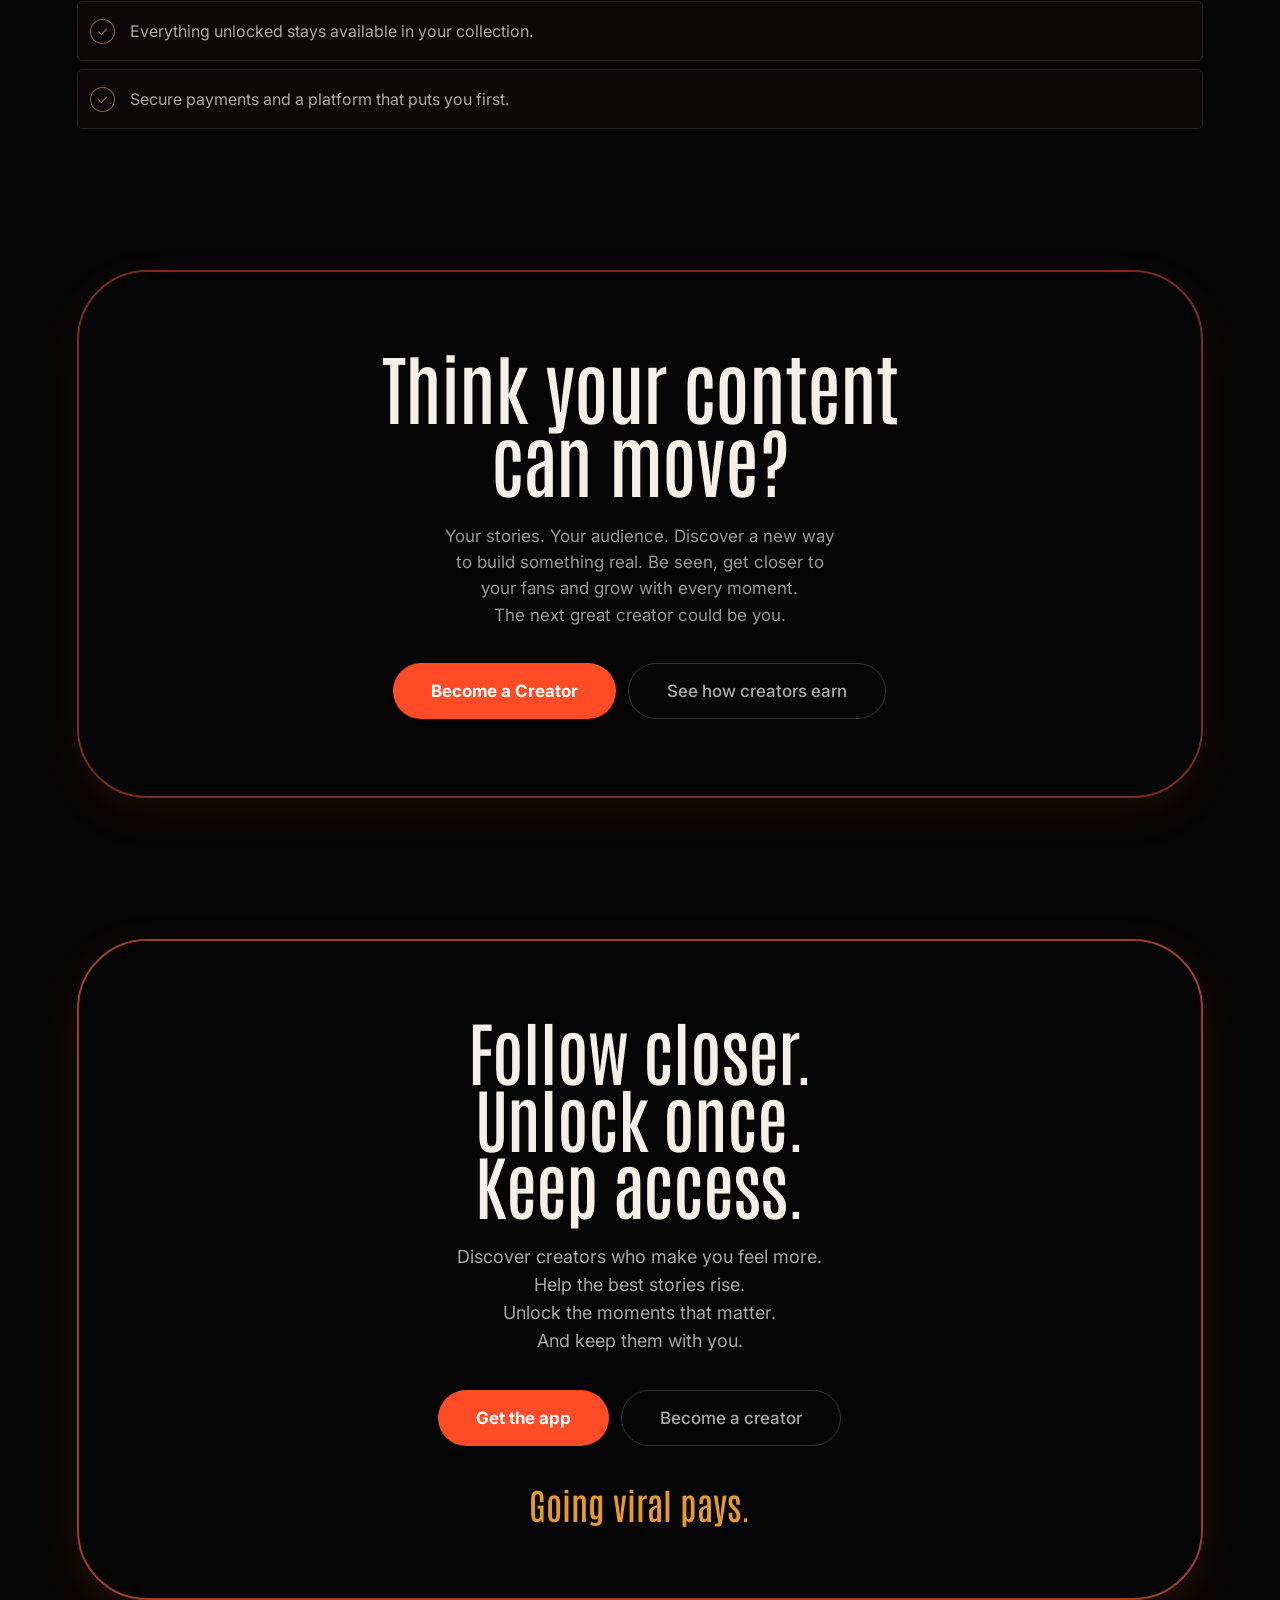
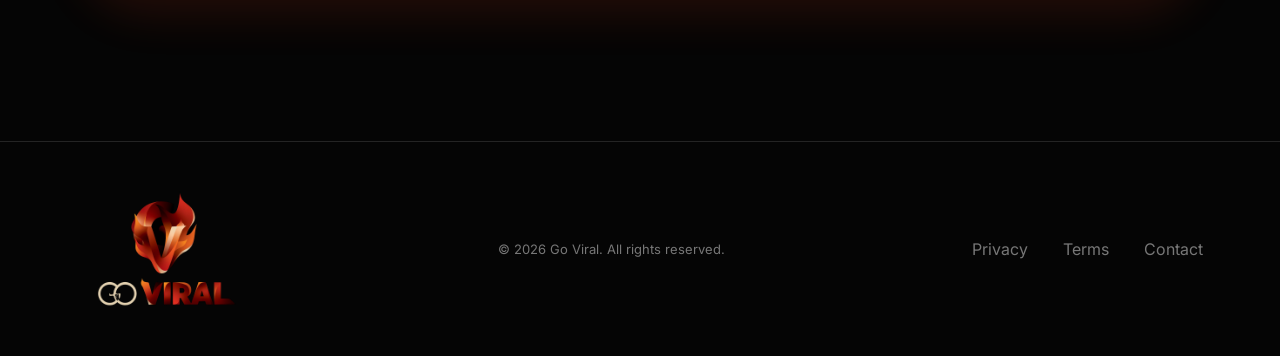
<file: Taskkkk/index.html>
<!DOCTYPE html>
<html lang="en">

<head>
    <meta charset="UTF-8">
    <meta name="viewport" content="width=device-width, initial-scale=1.0">
    <meta name="theme-color" content="#050505">

    <title>Go Viral – Discover free. Unlock once. Keep forever.</title>
    <meta name="description" content="Go Viral is a creator platform where your engagement unlocks permanent access. No subscriptions, just possibilities.">
    <link rel="icon" type="image/png" href="images/image.png">

    <!-- Google Fonts -->
    <link rel="preconnect" href="https://fonts.googleapis.com">
    <link rel="preconnect" href="https://fonts.gstatic.com" crossorigin>

    <link
        href="https://fonts.googleapis.com/css2?family=Antonio:wght@400;500&family=Inter:wght@400;500;700&display=swap"
        rel="stylesheet"
    >

    <!-- CSS -->
    <link rel="stylesheet" href="style.css">
</head>


<body id="top">


    <!-- ================================================= -->
    <!-- ================= NAVBAR ======================== -->
    <!-- ================================================= -->

    <nav class="navbar">

        <a href="#top" class="logo">
            <img src="images/image.png" alt="Go Viral Logo">
        </a>

        <button class="nav-toggle" type="button" aria-label="Toggle menu" aria-expanded="false" aria-controls="nav-links">
            <span></span><span></span><span></span>
        </button>

        <div class="nav-links" id="nav-links">

            <a href="creator.html">For Creators</a>

            <a href="#pricing">Pricing</a>

            <a href="#why">Why Go Viral</a>

            <a href="#download" class="nav-btn">
                Get Started
            </a>

        </div>

    </nav>



    <!-- ================================================= -->
    <!-- ================= FIRST HERO ==================== -->
    <!-- ================================================= -->

    <section class="hero">

        <div class="hero-content">

            <p class="small-title">
                THE NEW WAY
            </p>

            <h1>
                Discover it free.<br>
                Help it rise.<br>
                Unlock it when<br>
                it matters.
            </h1>

            <p class="description">
                Watch. Discover. Engage. Go Viral.<br>
                Turn your engagement into real access.<br>
                Explore all the content. No subscriptions.<br>
                Just possibilities.
            </p>

            <div class="hero-buttons">

                <a href="#download" class="primary-btn">
                    Get Started
                </a>

                <a href="#how" class="secondary-btn">
                    How it works
                </a>

            </div>

            <p class="bottom-text">
                Your favourite creators. Your next discovery.<br>
                One platform.<br>
                A new way to connect.
            </p>

        </div>


        <div class="hero-image">

            <img
                src="images/hero-image.png"
                alt="Go Viral App"
            >

        </div>

    </section>



    <!-- ================================================= -->
    <!-- ================= SECOND HERO =================== -->
    <!-- ================================================= -->

    <section class="hero-1">

        <div class="hero-content">

            <p class="small-title">
                Go Viral
            </p>

            <h2>
                Closer to<br>
                the creators<br>
                shaping culture
            </h2>

            <p class="description">
                Discover the people you love. Find the voices<br>
                you haven't heard yet.<br>
                Get more access to the world of your<br>
                favourite creators.
            </p>

        </div>


        <div class="hero-image">

            <img
                src="images/Creators.png"
                alt="Creator Profile"
            >

        </div>

    </section>



    <!-- ================================================= -->
    <!-- ================= THIRD HERO ==================== -->
    <!-- ================================================= -->

    <section class="creators-section" id="creators">

        <div class="creators-info">

            <h2>
                The creators<br>
                making it<br>
                happen.
            </h2>

            <p>
                Real voices. Real stories. Creators you'll want to follow.<br>
                From your next favourite to the people you already love.
            </p>

        </div>


        <div class="creators-grid">


            <!-- CREATOR 1 -->

            <div class="creator-card">

                <img
                    class="creator-photo"
                    src="images/Shweta.png"
                    alt="Shweta"
                >

                <h3>
                    Shweta
                </h3>

                <img
                    class="creator-small"
                    src="images/Small.png"
                    alt=""
                >

            </div>



            <!-- CREATOR 2 -->

            <div class="creator-card">

                <img
                    class="creator-photo"
                    src="images/Grover.png"
                    alt="Grover"
                >

                <h3>
                    Grover
                </h3>

                <img
                    class="creator-small"
                    src="images/Small.png"
                    alt=""
                >

            </div>



            <!-- CREATOR 3 -->

            <div class="creator-card">

                <img
                    class="creator-photo"
                    src="images/DnDynamo.png"
                    alt="DnDynamo"
                >

                <h3>
                    DnDynamo
                </h3>

                <img
                    class="creator-small"
                    src="images/Small.png"
                    alt=""
                >

            </div>



            <!-- CREATOR 4 -->

            <div class="creator-card">

                <img
                    class="creator-photo"
                    src="images/Varsha.png"
                    alt="Varsha"
                >

                <h3>
                    Varsha
                </h3>

                <img
                    class="creator-small"
                    src="images/Small.png"
                    alt=""
                >

            </div>



            <!-- CREATOR 5 -->

            <div class="creator-card">

                <img
                    class="creator-photo"
                    src="images/Abhinav.png"
                    alt="Abhinav"
                >

                <h3>
                    Abhinav
                </h3>

                <img
                    class="creator-small"
                    src="images/Small.png"
                    alt=""
                >

            </div>

        </div>

    </section>



    <!-- ================================================= -->
    <!-- ================= FOURTH HERO =================== -->
    <!-- ================================================= -->

    <section class="hero-3" id="how">

        <div class="hero-3-content">

            <h2>
                Discover. Unlock. Keep.
            </h2>


            <div class="steps-container">


                <!-- STEP 01 -->

                <div class="step-card">

                    <span class="step-number">
                        01
                    </span>

                    <h3>
                        Discover
                    </h3>

                    <p>
                        Explore creators and content.<br>
                        Watch what moves you.<br>
                        Find something new.<br>
                        Engage with the creators<br>
                        you love and help them rise.<br>
                        Discovery is always free.
                    </p>

                </div>



                <!-- STEP 02 -->

                <div class="step-card">

                    <span class="step-number">
                        02
                    </span>

                    <h3>
                        Unlock
                    </h3>

                    <p>
                        Unlock exclusive content<br>
                        when it matters to you.<br>
                        Your engagement counts.<br>
                        Get closer to your favourite<br>
                        creators and access more.<br>
                        One unlock. No subscription.
                    </p>

                </div>



                <!-- STEP 03 -->

                <div class="step-card">

                    <span class="step-number orange">
                        03
                    </span>

                    <h3>
                        Keep
                    </h3>

                    <p>
                        Your unlocked content<br>
                        stays with you.<br>
                        Come back whenever you<br>
                        want. No recurring payments.<br>
                        No expiry. Just access.<br>
                        Keep what you unlock.
                    </p>

                </div>

            </div>

        </div>

    </section>



    <!-- ================================================= -->
    <!-- ================= FIFTH HERO ==================== -->
    <!-- ================================================= -->

    <section class="hero-4" id="pricing">

        <p class="small-title">
            PERMANENT ACCESS
        </p>


        <h2 class="heading">
            One unlock.<br>
            Permanent access.
        </h2>


        <p class="description">
            You don't need to pay over and over to access great content.<br>
            Your excitement does not expire. The content you pay<br>
            for stays unlocked. It is yours to enjoy today, tomorrow,<br>
            and for as long as you like.
        </p>


        <p class="description2">
            The price follows the pull. Your access follows you.
        </p>



        <!-- ================= PRICING TABLE ================= -->

        <div class="pricing-table">

            <table>

                <thead>

                    <tr>

                        <th>
                            Tier
                        </th>

                        <th>
                            Engagement Score
                        </th>

                        <th>
                            Unlock Price
                        </th>

                        <th>
                            Credits
                        </th>

                    </tr>

                </thead>


                <tbody>


                    <tr>

                        <td class="col-1" data-label="Tier">
                            Tier 1
                        </td>

                        <td class="col-2" data-label="Engagement Score">
                            0-499
                        </td>

                        <td class="col-3 free" data-label="Unlock Price">
                            FREE
                        </td>

                        <td class="col-4" data-label="Credits">
                            0
                        </td>

                    </tr>


                    <tr>

                        <td class="col-1" data-label="Tier">
                            Tier 2
                        </td>

                        <td class="col-2" data-label="Engagement Score">
                            500-2,999
                        </td>

                        <td class="col-3" data-label="Unlock Price">
                            $0.99
                        </td>

                        <td class="col-4" data-label="Credits">
                            50
                        </td>

                    </tr>


                    <tr>

                        <td class="col-1" data-label="Tier">
                            Tier 3
                        </td>

                        <td class="col-2" data-label="Engagement Score">
                            3,000-9,999
                        </td>

                        <td class="col-3" data-label="Unlock Price">
                            $2.99
                        </td>

                        <td class="col-4" data-label="Credits">
                            150
                        </td>

                    </tr>


                    <tr>

                        <td class="col-1" data-label="Tier">
                            Tier 4
                        </td>

                        <td class="col-2" data-label="Engagement Score">
                            10,000-99,999
                        </td>

                        <td class="col-3" data-label="Unlock Price">
                            $5.99
                        </td>

                        <td class="col-4" data-label="Credits">
                            300
                        </td>

                    </tr>


                    <tr>

                        <td class="col-1" data-label="Tier">
                            Tier 5
                        </td>

                        <td class="col-2" data-label="Engagement Score">
                            100,000-499,999
                        </td>

                        <td class="col-3" data-label="Unlock Price">
                            $9.99
                        </td>

                        <td class="col-4" data-label="Credits">
                            500
                        </td>

                    </tr>


                    <tr>

                        <td class="col-1" data-label="Tier">
                            Tier 6
                        </td>

                        <td class="col-2" data-label="Engagement Score">
                            500,000-999,999
                        </td>

                        <td class="col-3" data-label="Unlock Price">
                            $14.99
                        </td>

                        <td class="col-4" data-label="Credits">
                            750
                        </td>

                    </tr>


                    <tr>

                        <td class="col-1" data-label="Tier">
                            Tier 7
                        </td>

                        <td class="col-2" data-label="Engagement Score">
                            999,999-1,000,000
                        </td>

                        <td class="col-3" data-label="Unlock Price">
                            $20.99
                        </td>

                        <td class="col-4" data-label="Credits">
                            1050
                        </td>

                    </tr>


                    <tr>

                        <td class="col-1" data-label="Tier">
                            Tier 8
                        </td>

                        <td class="col-2" data-label="Engagement Score">
                            1,000,000+
                        </td>

                        <td class="col-3" data-label="Unlock Price">
                            $20.99
                        </td>

                        <td class="col-4" data-label="Credits">
                            1050
                        </td>

                    </tr>


                </tbody>

            </table>

        </div>

    </section>



    <!-- ================================================= -->
    <!-- ================= SIXTH HERO ==================== -->
    <!-- ================================================= -->

    <section class="hero-5">

        <p class="small-title">
            FOR EVERY FAN
        </p>


        <h2 class="heading">
            Everything a fan<br>
            needs to participate<br>
            in the market.
        </h2>



        <!-- ================= FAN GRID ================= -->

        <div class="fan-grid">


            <!-- CARD 1 -->

            <div class="fan-card">

                <img
                    src="images/◎.png"
                    alt="Discover"
                    class="fan-icon"
                >

                <h3>
                    Discover
                </h3>

                <p>
                    Find new creators.
                    Explore the content you love.
                    Always free to discover.
                </p>

            </div>



            <!-- CARD 2 -->

            <div class="fan-card">

                <img
                    src="images/♧.png"
                    alt="Engage"
                    class="fan-icon"
                >

                <h3>
                    Engage
                </h3>

                <p>
                    Help your favourites rise.
                    Your engagement matters.
                    Be part of their journey.
                </p>

            </div>



            <!-- CARD 3 -->

            <div class="fan-card">

                <img
                    src="images/♢.png"
                    alt="Unlock"
                    class="fan-icon"
                >

                <h3>
                    Unlock
                </h3>

                <p>
                    Get access to more.
                    Unlock once and enjoy
                    content on your terms.
                </p>

            </div>



            <!-- CARD 4 -->

            <div class="fan-card">

                <img
                    src="images/♙.png"
                    alt="Keep"
                    class="fan-icon"
                >

                <h3>
                    Keep
                </h3>

                <p>
                    Permanent access.
                    No subscriptions.
                    Your content stays yours.
                </p>

            </div>



            <!-- CARD 5 -->

            <div class="fan-card">

                <img
                    src="images/▣.png"
                    alt="Safe Wallet"
                    class="fan-icon"
                >

                <h3>
                    Safe Wallet
                </h3>

                <p>
                    Simple secure payments.
                    Everything in one place.
                    Made for peace of mind.
                </p>

            </div>



            <!-- CARD 6 -->

            <div class="fan-card">

                <img
                    src="images/◖◗.png"
                    alt="Be in the Loop"
                    class="fan-icon"
                >

                <h3>
                    Be in the Loop
                </h3>

                <p>
                    Stay close to your creators.
                    Get the latest updates.
                    Never miss a moment.
                </p>

            </div>



            <!-- CARD 7 -->

            <div class="fan-card">

                <img
                    src="images/⚑.png"
                    alt="Play"
                    class="fan-icon"
                >

                <h3>
                    Play
                </h3>

                <p>
                    Enjoy your favourites.
                    Anytime, anywhere.
                    Built for your world.
                </p>

            </div>



            <!-- CARD 8 -->

            <div class="fan-card">

                <img
                    src="images/♜.png"
                    alt="Earn"
                    class="fan-icon"
                >

                <h3>
                    Earn
                </h3>

                <p>
                    Participate and grow.
                    Make every moment count.
                    Unlock more possibilities.
                </p>

            </div>


        </div>

    </section>



    <!-- ================================================= -->
    <!-- ================= SEVENTH HERO ================== -->
    <!-- ================================================= -->

    <section class="hero-6" id="why">

        <p class="small-title">
            REAL. SAFE. YOURS.
        </p>


        <h2 class="heading">
            Built on trust.
        </h2>


        <p class="description">
            Clear pricing. Real creators. Secure access.<br>
            A platform designed with you at the centre.
        </p>



        <!-- ================= TRUST LIST ================= -->

        <div class="trust-list">


            <!-- TRUST ITEM 1 -->

            <div class="trust-item">

                <img
                    src="images/Border.png"
                    alt=""
                    class="trust-icon"
                >

                <p>
                    You control your access. No hidden fees. No surprises.
                </p>

            </div>



            <!-- TRUST ITEM 2 -->

            <div class="trust-item">

                <img
                    src="images/Border.png"
                    alt=""
                    class="trust-icon"
                >

                <p>
                    Everything unlocked stays available in your collection.
                </p>

            </div>



            <!-- TRUST ITEM 3 -->

            <div class="trust-item">

                <img
                    src="images/Border.png"
                    alt=""
                    class="trust-icon"
                >

                <p>
                    Secure payments and a platform that puts you first.
                </p>

            </div>


        </div>

    </section>



    <!-- ================================================= -->
    <!-- ================= CREATOR CTA =================== -->
    <!-- ================================================= -->

    <section class="hero-7">

        <h2>
            Think your content<br>
            can move?
        </h2>


        <p class="description">
            Your stories. Your audience. Discover a new way<br>
            to build something real. Be seen, get closer to<br>
            your fans and grow with every moment.<br>
            The next great creator could be you.
        </p>


        <div class="hero-7-buttons">

            <a class="creator" href="creator.html">
                Become a Creator
            </a>

            <a class="learn" href="#pricing">
                See how creators earn
            </a>

        </div>

    </section>



    <!-- ================================================= -->
    <!-- ================= FINAL CTA ===================== -->
    <!-- ================================================= -->

    <section class="hero-8" id="download">

        <h2>
            Follow closer.<br>
            Unlock once.<br>
            Keep access.
        </h2>


        <p class="description">
            Discover creators who make you feel more.<br>
            Help the best stories rise.<br>
            Unlock the moments that matter.<br>
            And keep them with you.
        </p>


        <div class="hero-8-buttons">

            <button class="app">
                Get the app
            </button>

            <a class="becomecreator" href="creator.html">
                Become a creator
            </a>

        </div>
        <h5 class="bottom-text">
            Going viral pays.
        </h5>

    </section>



    <!-- ================================================= -->
    <!-- ================= FOOTER ======================== -->
    <!-- ================================================= -->

    <footer>

        <div class="footer-content">


            <!-- LOGO -->

            <div class="footer-logo">

                <img
                    src="images/image.png"
                    alt="Go Viral Logo"
                >

            </div>



            <!-- COPYRIGHT -->

            <p class="footer-text">
                © 2026 Go Viral. All rights reserved.
            </p>



            <!-- FOOTER LINKS -->

            <div class="footer-links">

                <a href="#">
                    Privacy
                </a>

                <a href="#">
                    Terms
                </a>

                <a href="#">
                    Contact
                </a>

            </div>


        </div>

    </footer>



    <script>
        (function () {
            var nav = document.querySelector('.navbar');
            var btn = document.querySelector('.nav-toggle');
            if (!btn) return;
            function close() { nav.classList.remove('open'); btn.setAttribute('aria-expanded', 'false'); }
            btn.addEventListener('click', function () {
                var open = nav.classList.toggle('open');
                btn.setAttribute('aria-expanded', open ? 'true' : 'false');
            });
            document.querySelectorAll('.nav-links a').forEach(function (a) { a.addEventListener('click', close); });
            window.addEventListener('resize', function () { if (window.innerWidth > 768) close(); });


            /* Scroll-reveal */
            var sel = '.hero-content, .hero-image, .creators-info, .creator-card, .steps-container, .hero-4 > *, .hero-5 > *, .hero-6 > *, .trust-item, .hero-7, .hero-8, .fan-card';
            var items = document.querySelectorAll(sel);
            if ('IntersectionObserver' in window && !window.matchMedia('(prefers-reduced-motion: reduce)').matches) {
                var io = new IntersectionObserver(function (entries) {
                    entries.forEach(function (e) {
                        if (e.isIntersecting) { e.target.classList.add('in'); io.unobserve(e.target); }
                    });
                }, { threshold: 0.12, rootMargin: '0px 0px -40px 0px' });
                items.forEach(function (el, i) {
                    el.classList.add('reveal');
                    el.style.transitionDelay = ((i % 4) * 60) + 'ms';
                    io.observe(el);
                });
            }
        })();
    </script>

</body>

</html>
</file>
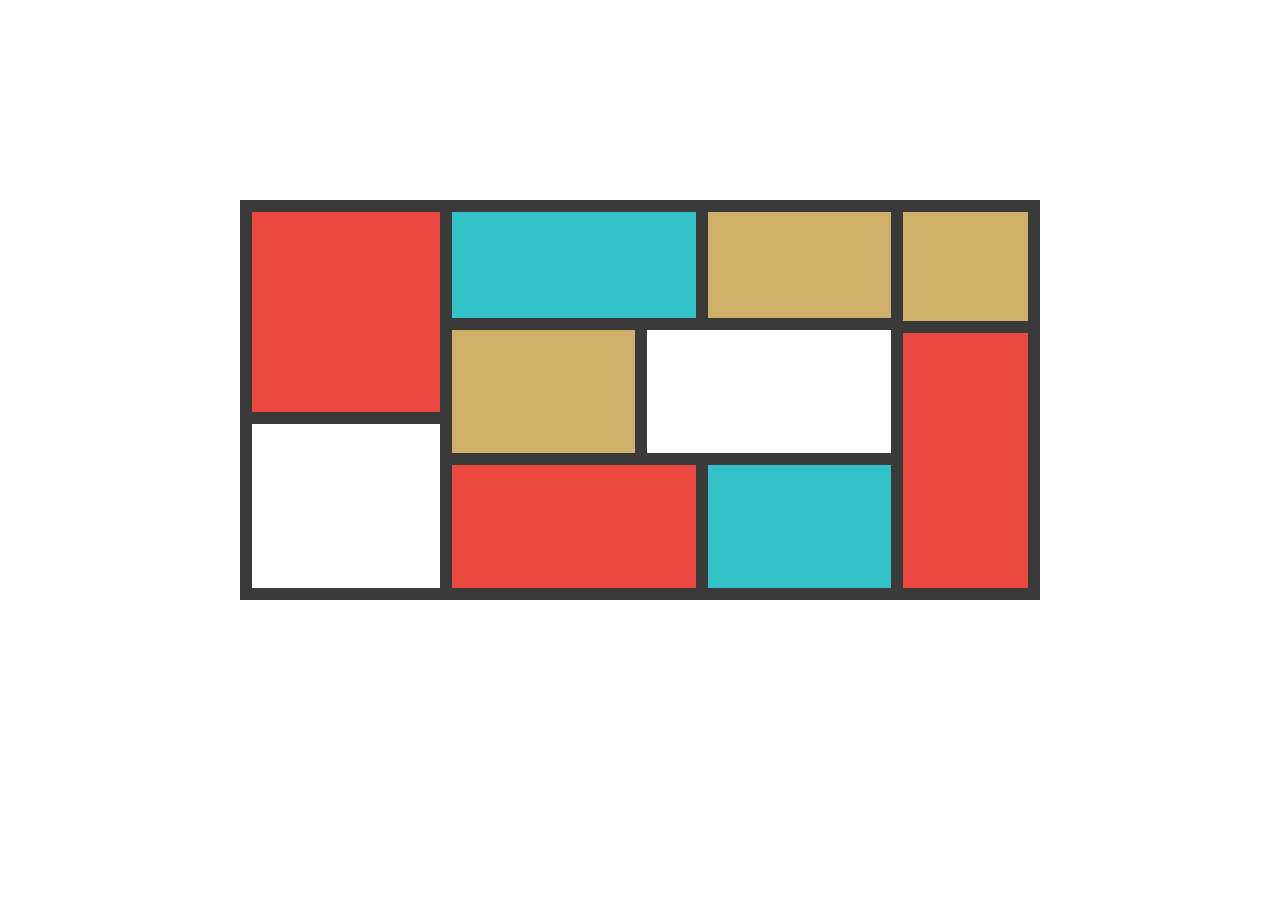
<file: task2.html>
<!DOCTYPE html>
<html lang="en">
<head>
    <meta charset="UTF-8">
    <meta name="viewport" content="width=device-width, initial-scale=1.0">
    <title>Task 2 - Flex Layout</title>
    <style>
        body {
            margin: 0;
            padding: 0;
            background-color: #ffffff;
            display: flex;
            justify-content: center;
            align-items: center;
            min-height: 800px;
        }

        .container {
            display: flex;
            gap: 12px;
            padding: 12px;
            width: 800px;
            height: 400px;
            min-width: 600px;
            min-height: 300px;
            background-color: #3a3a3a;
            box-sizing: border-box;
        }

        .col {
            display: flex;
            flex-direction: column;
            gap: 12px;
        }

        .col-1 { flex: 3; }
        .col-2 { flex: 7; }
        .col-3 { flex: 2; }

        .box {
            flex-grow: 1;
        }

        .red { background-color: #ea4840; }
        .cyan { background-color: #33c2c8; }
        .gold { background-color: #d0b16a; }
        .white { background-color: #ffffff; }

        /* Column 1 */
        .col-1 > .red { flex: 11; }
        .col-1 > .white { flex: 9; }
        
        /* Column 2 */
        .col-2-row {
            display: flex;
            gap: 12px;
        }
        
        .col-2-row.top { flex: 6; }
        .col-2-row.mid { flex: 7; }
        .col-2-row.bot { flex: 7; }
        
        .col-2-row.top > .cyan { flex: 4; }
        .col-2-row.top > .gold { flex: 3; }
        
        .col-2-row.mid > .gold { flex: 3; }
        .col-2-row.mid > .white { flex: 4; }
        
        .col-2-row.bot > .red { flex: 4; }
        .col-2-row.bot > .cyan { flex: 3; }
        
        /* Column 3 */
        .col-3 > .gold { flex: 6; }
        .col-3 > .red { flex: 14; }
    </style>
</head>
<body>
    <div class="container">
        <!-- Column 1 (Original Col 1) -->
        <div class="col col-1">
            <div class="box red"></div>
            <div class="box white"></div>
        </div>
        
        <!-- Column 2 (Original Cols 2, 3, 4) -->
        <div class="col col-2">
            <!-- Top Row -->
            <div class="col-2-row top">
                <div class="box cyan"></div>
                <div class="box gold"></div>
            </div>
            <!-- Middle Row -->
            <div class="col-2-row mid">
                <div class="box gold"></div>
                <div class="box white"></div>
            </div>
            <!-- Bottom Row -->
            <div class="col-2-row bot">
                <div class="box red"></div>
                <div class="box cyan"></div>
            </div>
        </div>
        
        <!-- Column 3 (Original Col 5) -->
        <div class="col col-3">
            <div class="box gold"></div>
            <div class="box red"></div>
        </div>
    </div>
</body>
</html>
</file>
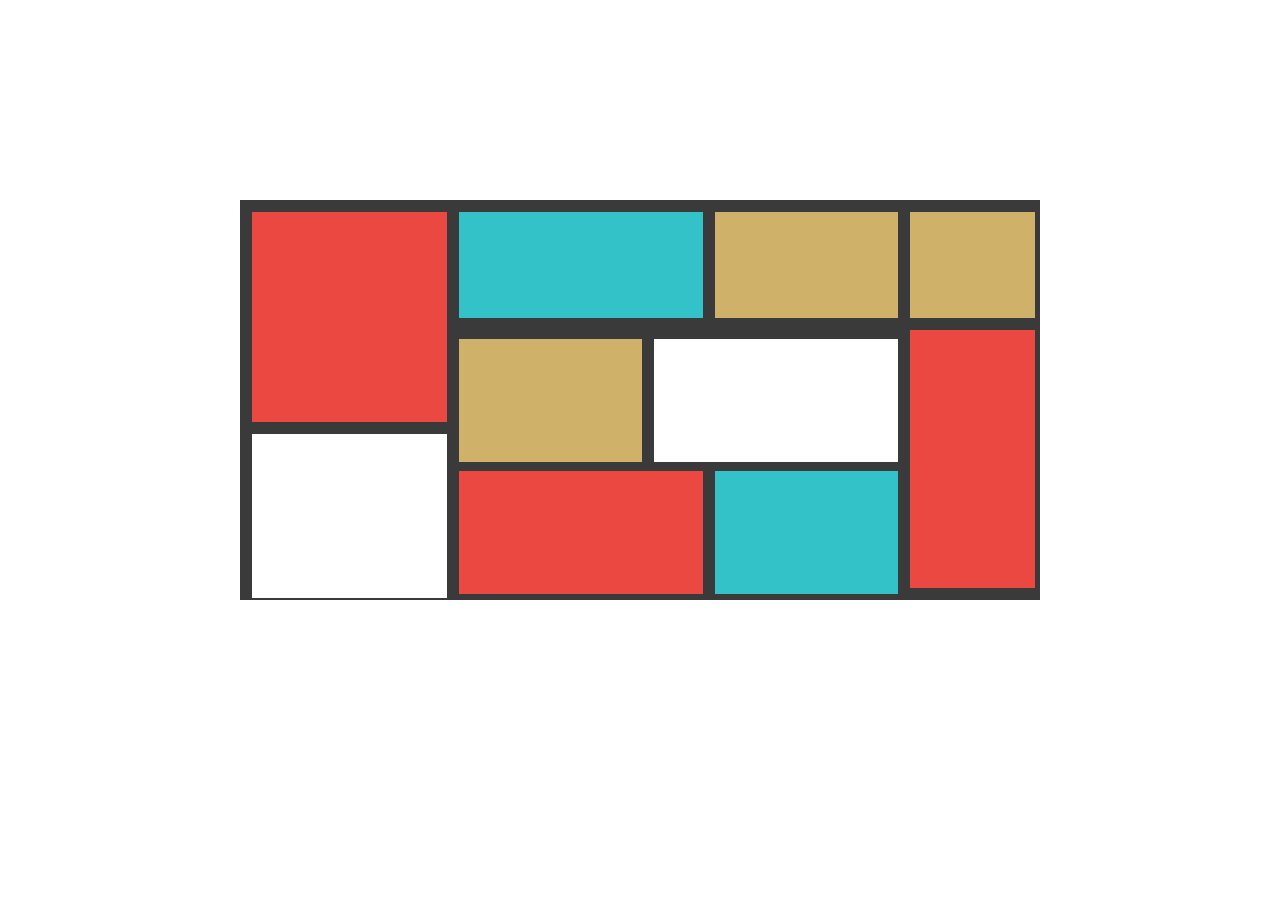
<file: task2_2.html>
<!DOCTYPE html>
<html lang="en">
<head>
    <meta charset="UTF-8">
    <meta name="viewport" content="width=device-width, initial-scale=1.0">
    <title>Task 2 - Pixel Layout</title>
    <style>
        body {
            margin: 0;
            padding: 0;
            background-color: #ffffff;
            display: flex;
            justify-content: center;
            align-items: center;
            min-height: 800px;
        }

        .container {
            display: flex;
            gap: 12px;
            padding: 12px;
            width: 800px;
            height: 400px;
            min-width: 600px;
            min-height: 300px;
            background-color: #3a3a3a;
            box-sizing: border-box;
        }

        col {
            display: flex;
            flex-direction: column;
            gap: 12px;
        }

        .red { background-color: #ea4840; }
        .cyan { background-color: #33c2c8; }
        .gold { background-color: #d0b16a; }
        .white { background-color: #ffffff; }

        /* Column 1 */
        .col-1 { width: 195px; }
        .col-1 > .red { width: 195px; height: 210px; margin-bottom: 12px; }
        .col-1 > .white { width: 195px; height: 164px; }
        
        /* Column 2 */
        .col-2 { width: 439px; }
        
        .col-2-row { width: 450px; }
        .col-2-row.top { height: 115px; margin-bottom: 12px; }
        .col-2-row.mid { height: 120px; margin-bottom: 12px; }
        .col-2-row.bot { height: 120px; margin-bottom: 0px; }
        
        .col-2-row > div { float: left; }
        
        .col-2-row.top > .cyan { width: 244px; height: 106px; margin-right: 12px; }
        .col-2-row.top > .gold { width: 183px; height: 106px; }
        
        .col-2-row.mid > .gold { width: 183px; height: 123px; margin-right: 12px; }
        .col-2-row.mid > .white { width: 244px; height: 123px; }
        
        .col-2-row.bot > .red { width: 244px; height: 123px; margin-right: 12px; }
        .col-2-row.bot > .cyan { width: 183px; height: 123px; }
        
        /* Column 3 */
        .col-3 { width: 125px; }
        .col-3 > .gold { width: 125px; height: 106px; margin-bottom: 12px; }
        .col-3 > .red { width: 125px; height: 258px; }
    </style>
</head>
<body>
    <div class="container">
        <!-- Column 1 -->
        <div class="col-1">
            <div class="red"></div>
            <div class="white"></div>
        </div>
        
        <!-- Column 2 -->
        <div class="col-2">
            <!-- Top Row -->
            <div class="col-2-row top">
                <div class="cyan"></div>
                <div class="gold"></div>
            </div>
            <!-- Middle Row -->
            <div class="col-2-row mid">
                <div class="gold"></div>
                <div class="white"></div>
            </div>
            <!-- Bottom Row -->
            <div class="col-2-row bot">
                <div class="red"></div>
                <div class="cyan"></div>
            </div>
        </div>
        
        <!-- Column 3 -->
        <div class="col-3">
            <div class="gold"></div>
            <div class="red"></div>
        </div>
    </div>
</body>
</html>
</file>
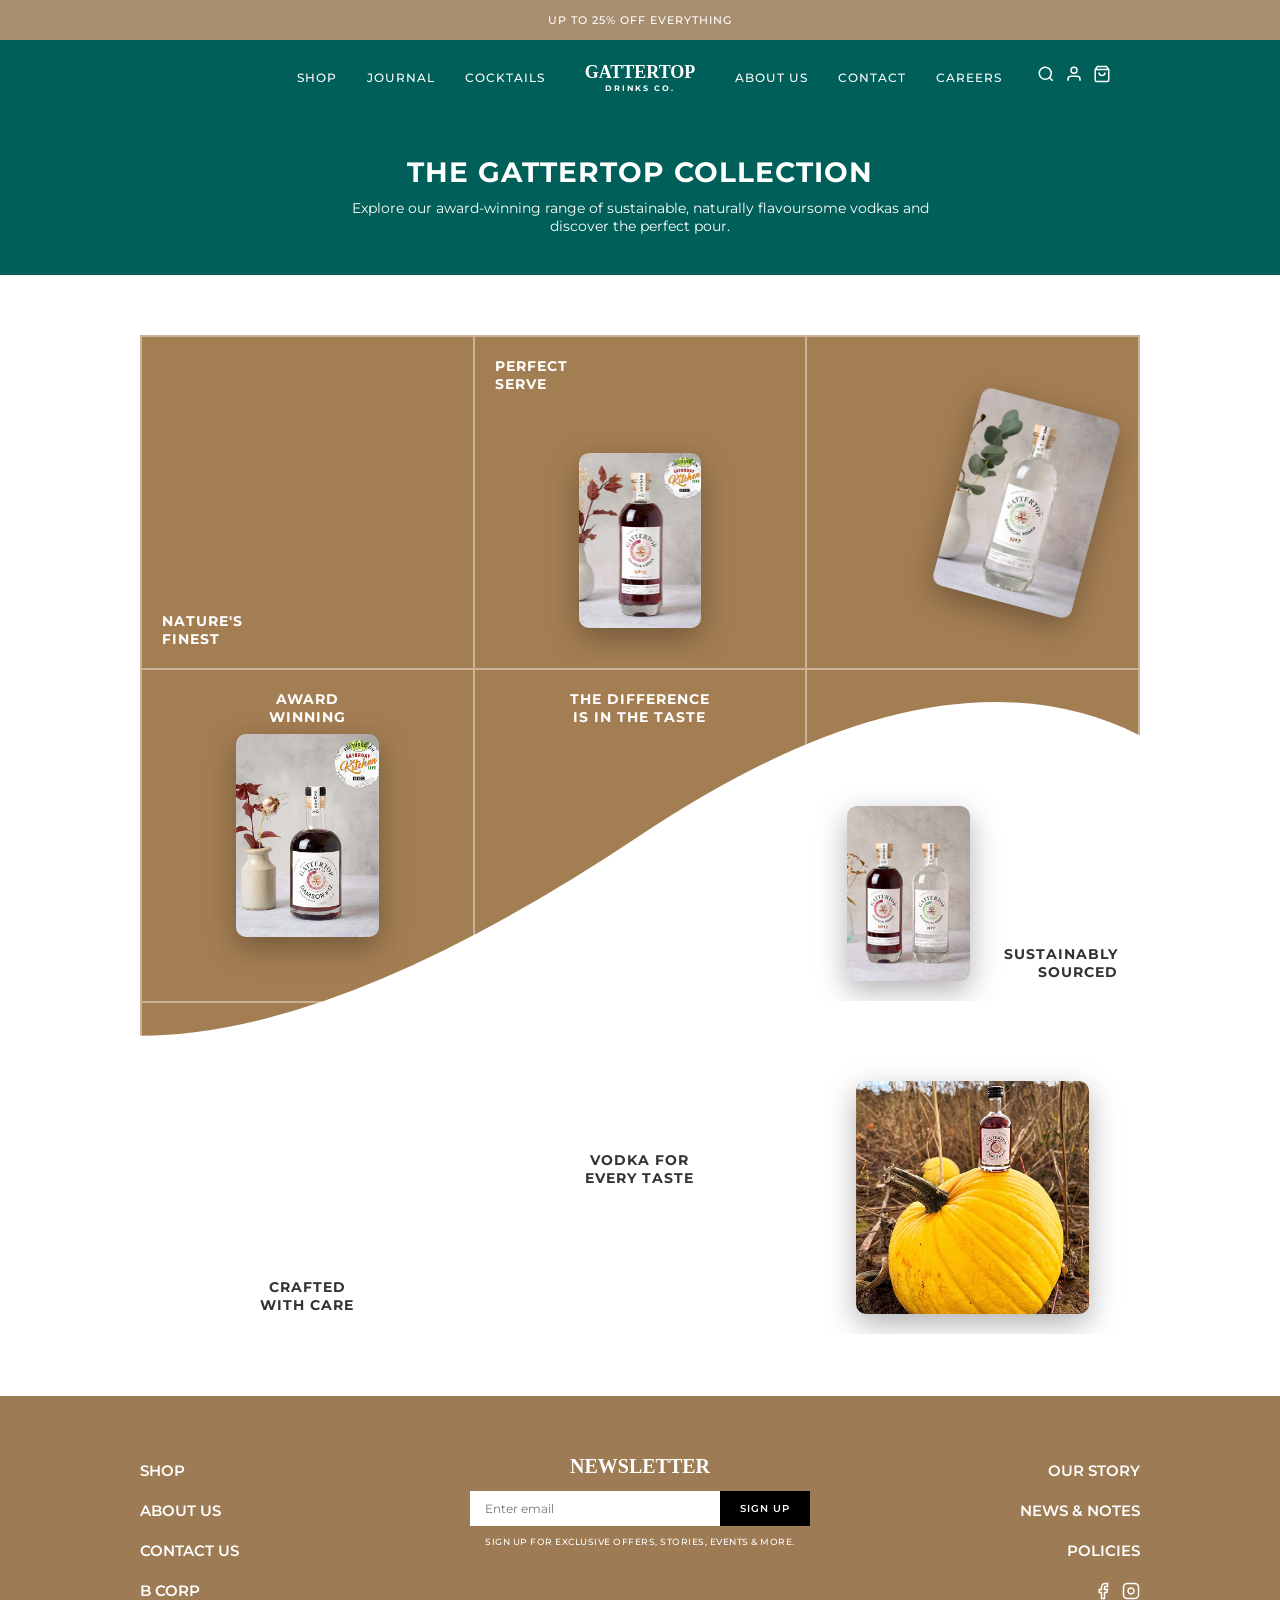
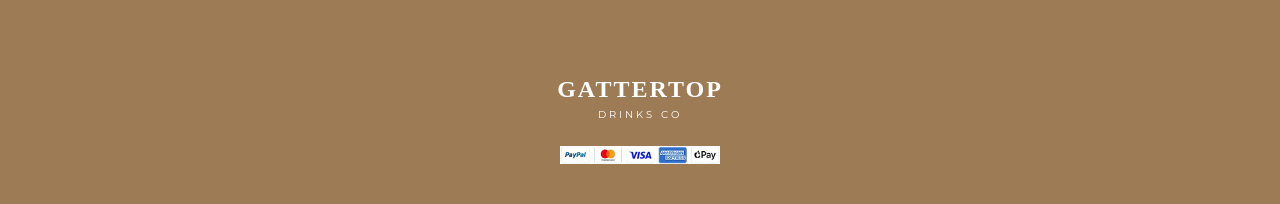
<file: Task-1/collection.html>
<!DOCTYPE html>
<html lang="en">
<head>
    <meta charset="UTF-8">
    <meta name="viewport" content="width=device-width, initial-scale=1.0">
    <title>Our Collection - Gattertop Drinks Co.</title>
    <link rel="stylesheet" href="style.css">
    <link rel="preconnect" href="https://fonts.googleapis.com">
    <link rel="preconnect" href="https://fonts.gstatic.com" crossorigin>
    <link href="https://fonts.googleapis.com/css2?family=Montserrat:wght@400;500;600;700&display=swap" rel="stylesheet">
    <style>
        /* Specific CSS for the collection grid */
        .collection-hero {
            background-color: #006059;
            color: white;
            padding: 40px 20px;
            text-align: center;
        }
        .collection-hero h1 {
            font-size: 28px;
            font-weight: 700;
            letter-spacing: 1px;
            margin-bottom: 10px;
        }
        .collection-hero p {
            font-size: 14px;
            max-width: 600px;
            margin: 0 auto;
        }

        .collection-grid-container {
            max-width: 1000px;
            margin: 60px auto;
            position: relative;
            background-color: white;
            /* Background SVG mimicking the wavy split */
            background-image: url("data:image/svg+xml,%3Csvg xmlns='http://www.w3.org/2000/svg' viewBox='0 0 1000 1000' preserveAspectRatio='none'%3E%3Cpath d='M0,0 L1000,0 L1000,400 Q800,300 500,500 T0,700 Z' fill='%23a47e53'/%3E%3C/svg%3E");
            background-size: cover;
            background-position: center;
        }

        .collection-grid {
            display: grid;
            grid-template-columns: repeat(3, 1fr);
            grid-template-rows: repeat(3, 333px);
            border: 1px solid rgba(255, 255, 255, 0.4);
        }

        .grid-cell {
            border: 1px solid rgba(255, 255, 255, 0.4);
            position: relative;
            display: flex;
            align-items: center;
            justify-content: center;
            overflow: hidden;
            padding: 20px;
        }
        
        .grid-cell.dark-text {
            color: #333;
        }
        .grid-cell.light-text {
            color: white;
        }

        .grid-cell img.bottle {
            max-height: 80%;
            z-index: 2;
            filter: drop-shadow(0 10px 15px rgba(0,0,0,0.3));
        }

        .grid-cell .text-overlay {
            position: absolute;
            z-index: 3;
            font-weight: 700;
            text-transform: uppercase;
            font-size: 14px;
            letter-spacing: 1px;
            text-align: center;
        }

        /* Adjustments for specific cells to match the Pinterest feel */
        .cell-1 { align-items: flex-start; justify-content: flex-start; }
        .cell-1 .text-overlay { bottom: 20px; left: 20px; text-align: left; }
        
        .cell-2 { align-items: flex-end; }
        .cell-2 .text-overlay { top: 20px; left: 20px; text-align: left; }
        
        .cell-3 { justify-content: flex-end; }
        .cell-3 img.bottle { transform: rotate(15deg); }
        
        .cell-4 .text-overlay { top: 20px; }
        
        .cell-5 { flex-direction: column; }
        .cell-5 .text-overlay { top: 20px; }
        
        .cell-6 { align-items: flex-end; justify-content: flex-start; }
        .cell-6 .text-overlay { bottom: 20px; right: 20px; text-align: right; }
        
        .cell-7 .text-overlay { bottom: 20px; }
        
        .cell-8 { flex-direction: column; }
        
        .cell-9 { align-items: flex-end; }

        @media (max-width: 900px) {
            .collection-grid {
                grid-template-columns: repeat(2, 1fr);
                grid-template-rows: auto;
            }
            .grid-cell { height: 300px; }
        }
        
        @media (max-width: 600px) {
            .collection-grid {
                grid-template-columns: 1fr;
            }
        }
    </style>
</head>
<body>

    <!-- TOP OFFER BAR -->
    <div class="offer-bar">
        UP TO 25% OFF EVERYTHING
    </div>

    <!-- NAVIGATION (Dark background for this page) -->
    <header class="navbar" style="background-color: #006059;">
        <span class="nav-left">
            <a href="index.html">SHOP</a>
            <a href="#">JOURNAL</a>
            <a href="collection.html">COCKTAILS</a>
        </span>
        <div class="logo" style="color: white;">
            GATTERTOP
            <span>DRINKS CO.</span>
        </div>
        <span class="nav-right">
            <a href="#">ABOUT US</a>
            <a href="#">CONTACT</a>
            <a href="#">CAREERS</a>
            <div class="icons" style="color: white;">
                <span><svg width="18" height="18" viewBox="0 0 24 24" fill="none" stroke="currentColor" stroke-width="2"><circle cx="11" cy="11" r="8"></circle><line x1="21" y1="21" x2="16.65" y2="16.65"></line></svg></span>
                <span><svg width="18" height="18" viewBox="0 0 24 24" fill="none" stroke="currentColor" stroke-width="2"><path d="M20 21v-2a4 4 0 0 0-4-4H8a4 4 0 0 0-4 4v2"></path><circle cx="12" cy="7" r="4"></circle></svg></span>
                <span><svg width="18" height="18" viewBox="0 0 24 24" fill="none" stroke="currentColor" stroke-width="2"><path d="M6 2 3 6v14a2 2 0 0 0 2 2h14a2 2 0 0 0 2-2V6l-3-4z"></path><line x1="3" y1="6" x2="21" y2="6"></line><path d="M16 10a4 4 0 0 1-8 0"></path></svg></span>
            </div>
        </span>
    </header>

    <div class="collection-hero">
        <h1>THE GATTERTOP COLLECTION</h1>
        <p>Explore our award-winning range of sustainable, naturally flavoursome vodkas and discover the perfect pour.</p>
    </div>

    <!-- PINTEREST STYLE GRID -->
    <div class="collection-grid-container">
        <div class="collection-grid">
            
            <!-- Cell 1 -->
            <div class="grid-cell cell-1 light-text">
                <div class="text-overlay">
                    NATURE'S<br>FINEST
                </div>
            </div>

            <!-- Cell 2 -->
            <div class="grid-cell cell-2 light-text">
                <div class="text-overlay">
                    PERFECT<br>SERVE
                </div>
                <img src="images/image 48.jpg" alt="No 12 Damson Vodka" class="bottle" style="border-radius: 10px; max-height: 60%; margin-bottom: 20px;">
            </div>

            <!-- Cell 3 -->
            <div class="grid-cell cell-3 light-text">
                <img src="images/image 50.jpg" alt="Botanical Vodka" class="bottle" style="border-radius: 10px; max-height: 70%; margin-right: 20px;">
            </div>

            <!-- Cell 4 -->
            <div class="grid-cell cell-4 light-text">
                <div class="text-overlay">
                    AWARD<br>WINNING
                </div>
                <img src="images/image 52.jpg" alt="Damson Vodka" class="bottle" style="border-radius: 10px; max-height: 70%;">
            </div>

            <!-- Cell 5 -->
            <div class="grid-cell cell-5 light-text">
                <div class="text-overlay">
                    THE DIFFERENCE<br>IS IN THE TASTE
                </div>
            </div>

            <!-- Cell 6 -->
            <div class="grid-cell cell-6 dark-text">
                <div class="text-overlay">
                    SUSTAINABLY<br>SOURCED
                </div>
                <img src="images/image 54.jpg" alt="Bundle" class="bottle" style="border-radius: 10px; max-height: 60%; margin-left: 20px;">
            </div>

            <!-- Cell 7 -->
            <div class="grid-cell cell-7 dark-text">
                <div class="text-overlay">
                    CRAFTED<br>WITH CARE
                </div>
            </div>

            <!-- Cell 8 -->
            <div class="grid-cell cell-8 dark-text">
                <div class="text-overlay">
                    VODKA FOR<br>EVERY TASTE
                </div>
            </div>

            <!-- Cell 9 -->
            <div class="grid-cell cell-9 dark-text">
                <img src="images/image 35.jpg" alt="Collection" class="bottle" style="border-radius: 10px; max-height: 80%;">
            </div>

        </div>
    </div>

    <!-- FOOTER SECTION -->
    <footer class="site-footer">
        <div class="footer-content">
            <div class="footer-left">
                <a href="#">SHOP</a>
                <a href="#">ABOUT US</a>
                <a href="#">CONTACT US</a>
                <a href="#">B CORP</a>
            </div>
            <div class="footer-center">
                <h4>NEWSLETTER</h4>
                <form class="newsletter-form">
                    <input type="email" placeholder="Enter email">
                    <button type="submit">SIGN UP</button>
                </form>
                <p>SIGN UP FOR EXCLUSIVE OFFERS, STORIES, EVENTS & MORE.</p>
            </div>
            <div class="footer-right">
                <a href="#">OUR STORY</a>
                <a href="#">NEWS & NOTES</a>
                <a href="#">POLICIES</a>
                <div class="social-icons">
                    <a href="#" aria-label="Facebook"><svg width="18" height="18" viewBox="0 0 24 24" fill="none" stroke="currentColor" stroke-width="2"><path d="M18 2h-3a5 5 0 0 0-5 5v3H7v4h3v8h4v-8h3l1-4h-4V7a1 1 0 0 1 1-1h3z"></path></svg></a>
                    <a href="#" aria-label="Instagram"><svg width="18" height="18" viewBox="0 0 24 24" fill="none" stroke="currentColor" stroke-width="2"><rect x="2" y="2" width="20" height="20" rx="5" ry="5"></rect><path d="M16 11.37A4 4 0 1 1 12.63 8 4 4 0 0 1 16 11.37z"></path></svg></a>
                </div>
            </div>
        </div>
        <div class="footer-logo">
            GATTERTOP
            <span>DRINKS CO</span>
        </div>
        <div class="payment-options">
            <img src="images/Screenshot_2-removebg-preview (1) 1.jpg" alt="Payment Options">
        </div>
    </footer>

</body>
</html>
</file>
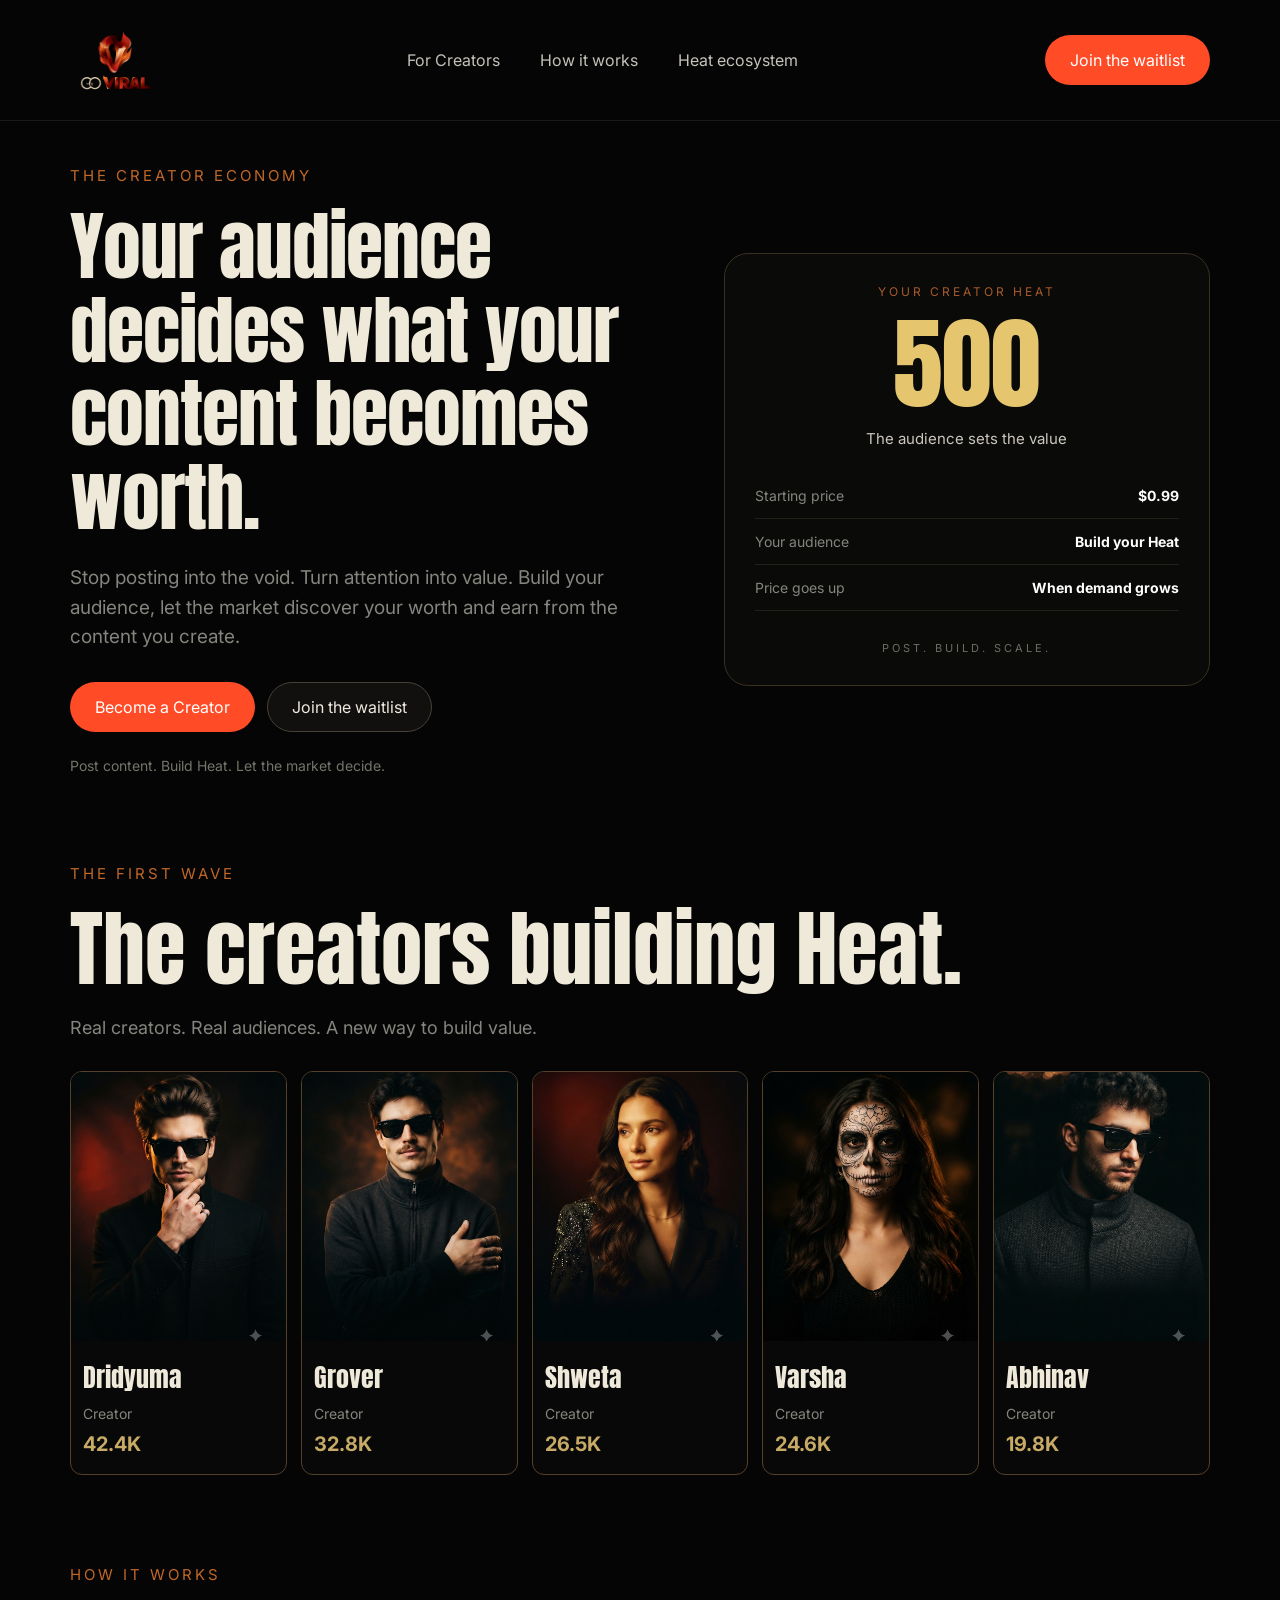
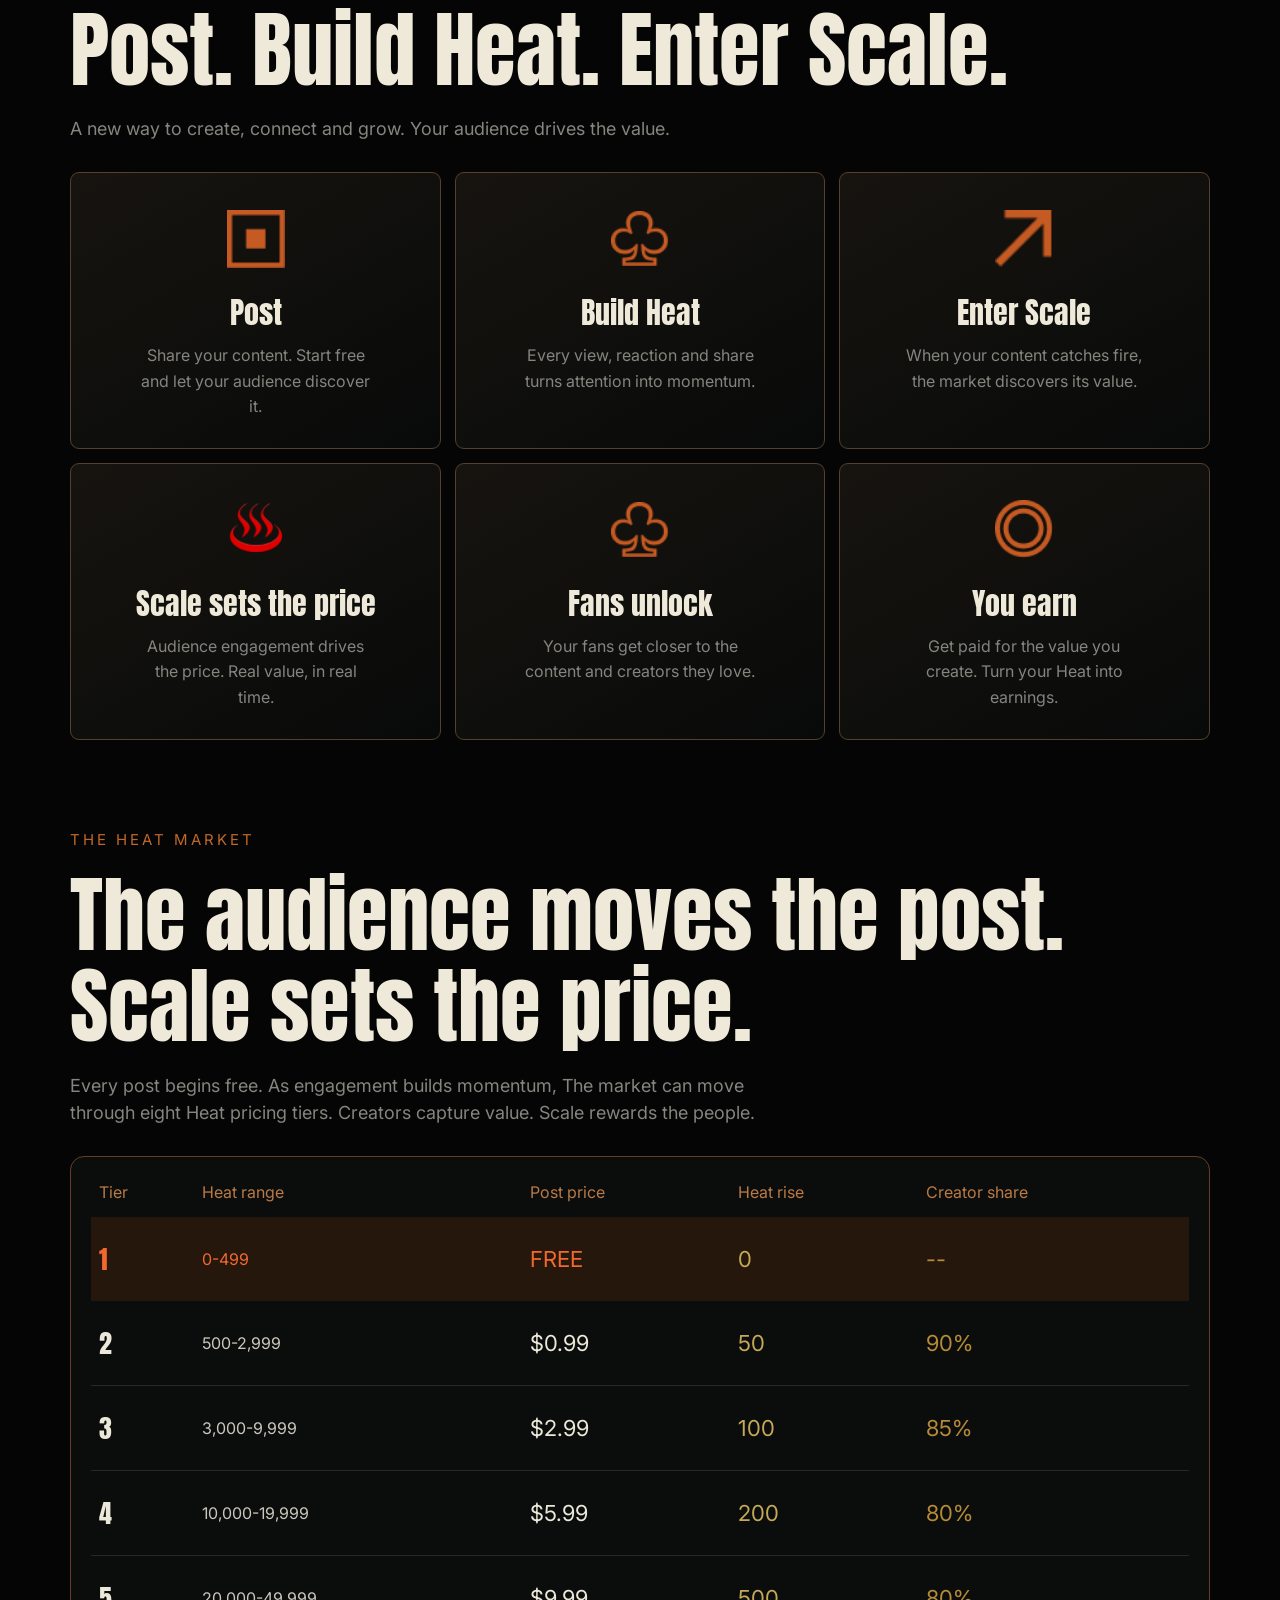
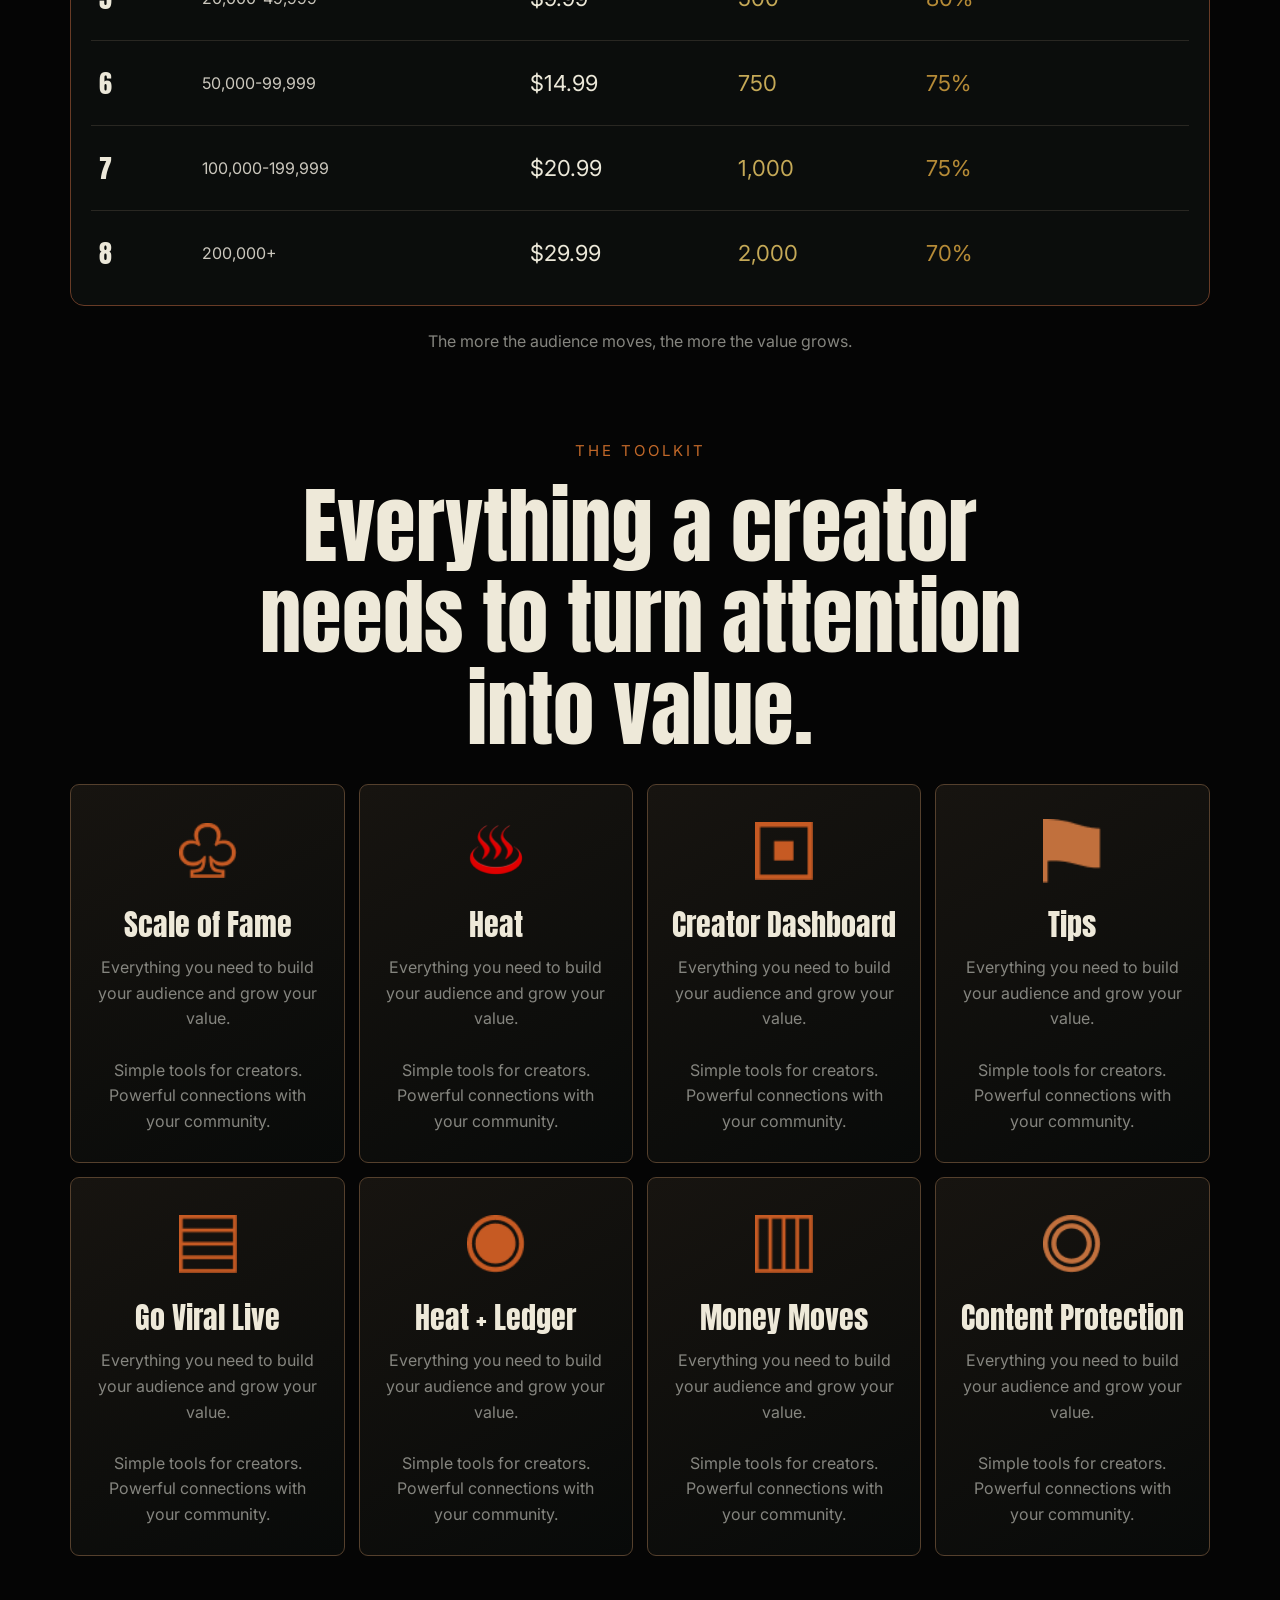
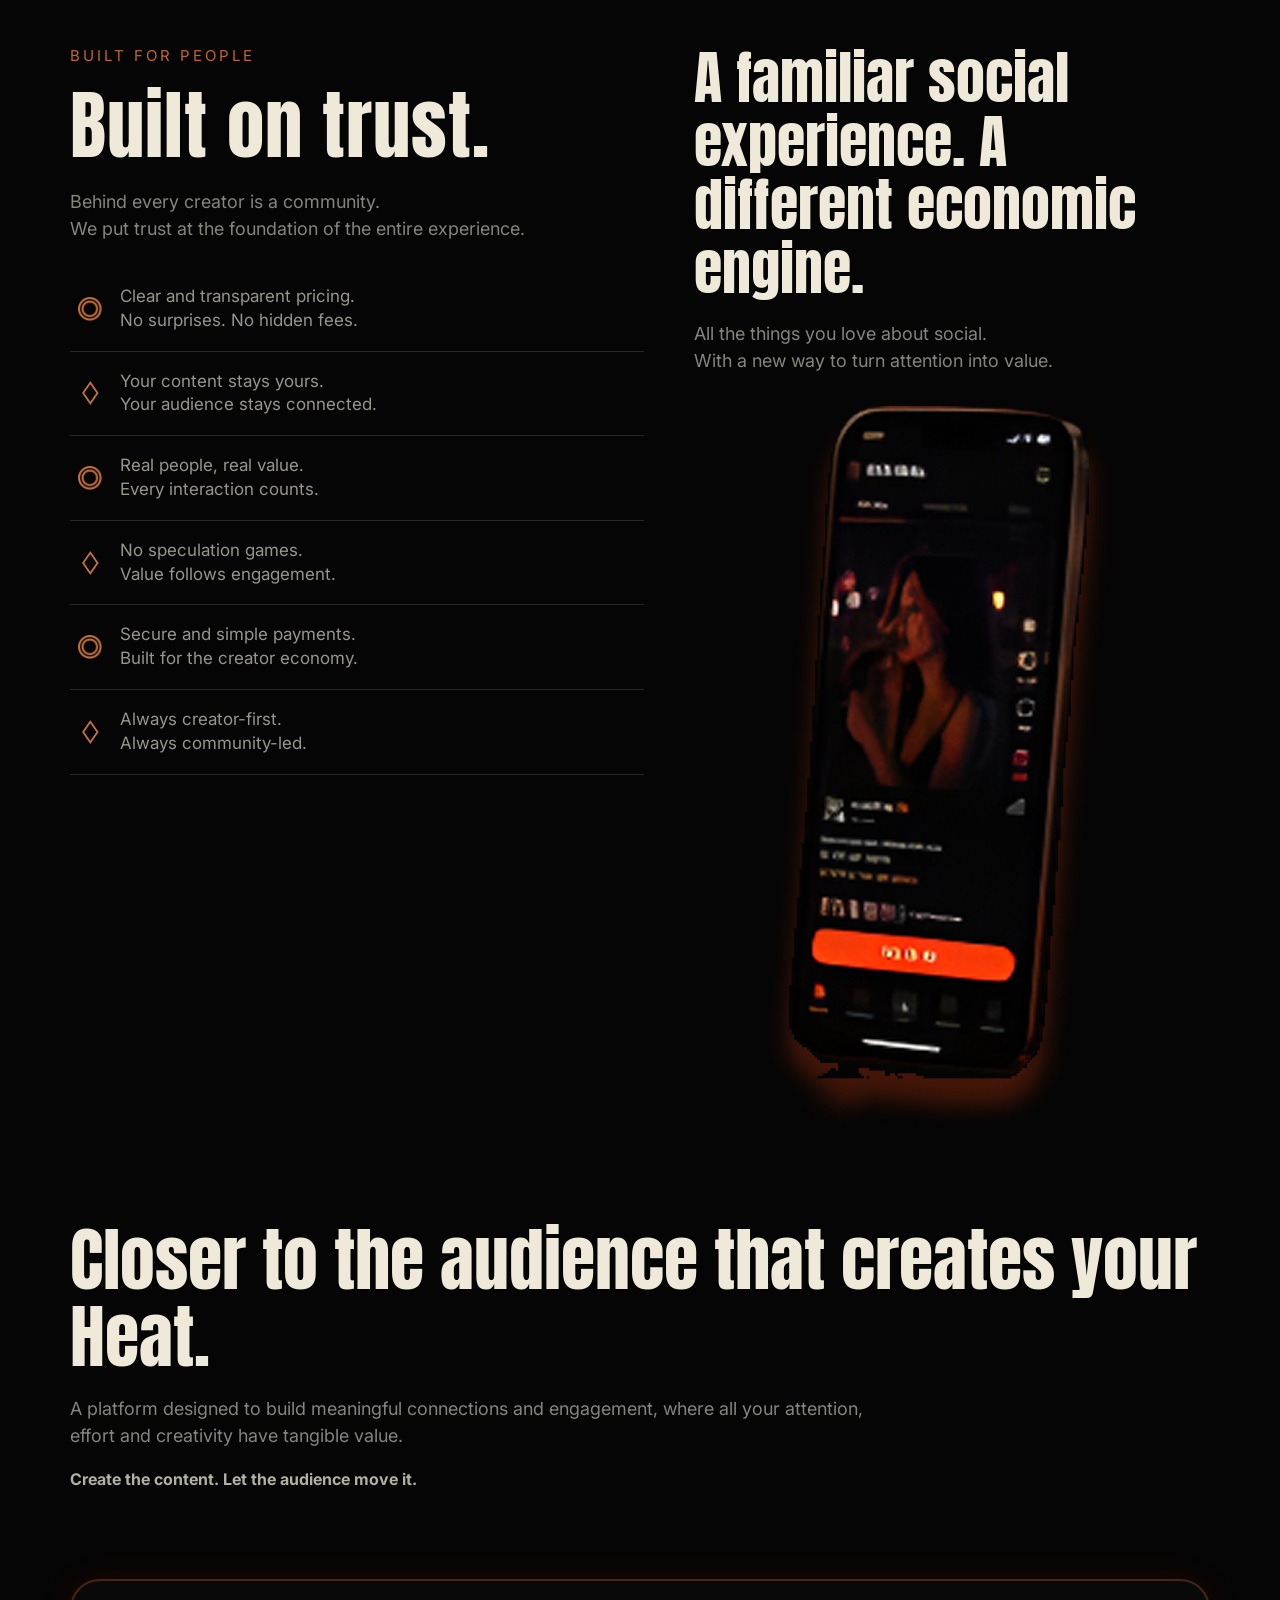
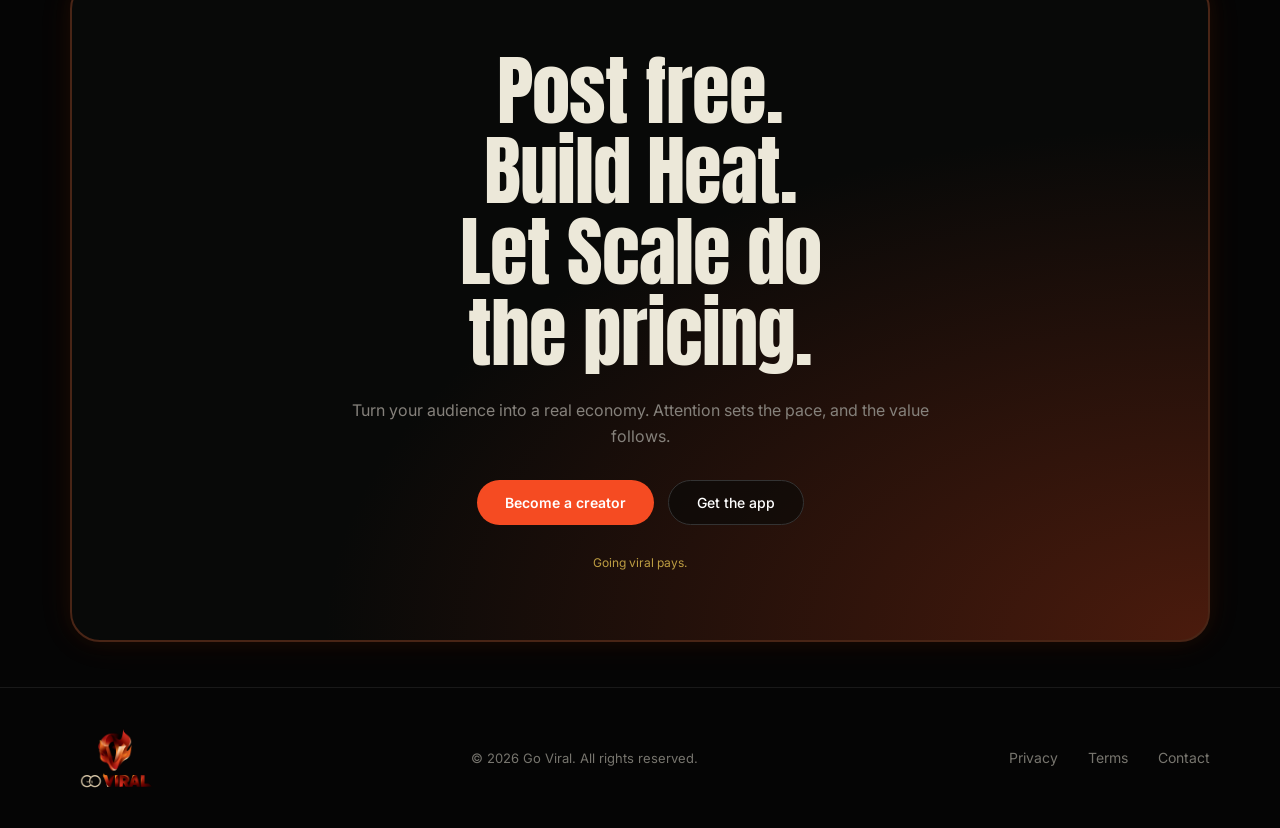
<file: Task-5/creator.html>
<!DOCTYPE html>
<html lang="en">

<head>
    <meta charset="UTF-8">
    <meta name="viewport" content="width=device-width, initial-scale=1.0">
    <meta name="theme-color" content="#050505">

    <title>Go Viral – For Creators</title>
    <meta name="description" content="Post content, build Heat and let your audience decide what it is worth.">
    <link rel="icon" type="image/png" href="images/image.png">

    <link rel="preconnect" href="https://fonts.googleapis.com">
    <link rel="preconnect" href="https://fonts.gstatic.com" crossorigin>
    <link href="https://fonts.googleapis.com/css2?family=Anton&family=Inter:wght@400;500;700&display=swap" rel="stylesheet">

    <link rel="stylesheet" href="creator.css">
</head>

<body>

    <div class="page-shell">

        <!-- NAVBAR -->
        <header class="navbar">

            <a href="index.html" class="logo">
                <img src="images/image.png" alt="Go Viral Logo">
            </a>
            <button class="nav-toggle" type="button" aria-label="Toggle menu" aria-expanded="false" aria-controls="nav-links">
                <span></span><span></span><span></span>
            </button>

            <nav class="nav-links" id="nav-links">
                <a href="#creators">For Creators</a>
                <a href="#how-it-works">How it works</a>
                <a href="#heat">Heat ecosystem</a>
            </nav>

            <a class="button button-primary" href="#waitlist">
                Join the waitlist
            </a>

        </header>


        <!-- MAIN CONTENT -->
        <main id="top">
<!-- ================================================
                    New Section
================================================ -->
            <!-- HERO SECTION -->
            <section class="hero-1" id="creators">

                <div class="hero-grid">

                    <!-- LEFT CONTENT -->
                    <div class="hero-copy">

                        <p class="eyebrow">
                            THE CREATOR ECONOMY
                        </p>
                        <h1>
                            Your audience decides what your content becomes worth.
                        </h1>
                        <p class="hero-description">
                            Stop posting into the void. Turn attention into value.
                            Build your audience, let the market discover your worth
                            and earn from the content you create.
                        </p>

                        <div class="hero-actions">

                            <a href="#waitlist" class="button button-primary">
                                Become a Creator
                            </a>

                            <a href="#waitlist" class="button button-secondary">
                                Join the waitlist
                            </a>

                        </div>

                        <p class="microcopy">
                            Post content. Build Heat. Let the market decide.
                        </p>

                    </div>


                    <!-- RIGHT CREATOR HEAT CARD -->
                    <aside class="heat-card" id="heat">

                        <p class="heat-label">
                            YOUR CREATOR HEAT
                        </p>

                        <div class="heat-number">
                            500
                        </div>

                        <p class="heat-subtitle">
                            The audience sets the value
                        </p>


                        <div class="price">
                            <span>Starting price</span>
                            <strong>$0.99</strong>
                        </div>

                        <div class="price">
                            <span>Your audience</span>
                            <strong>Build your Heat</strong>
                        </div>

                        <div class="price">
                            <span>Price goes up</span>
                            <strong>When demand grows</strong>
                        </div>


                        <p class="card-footer">
                            POST. BUILD. SCALE.
                        </p>

                    </aside>

                </div>

            </section>
<!-- ================================================
                    New Section
================================================ -->

<section class="hero-2">
    <p class="eyebrow">
        THE FIRST WAVE
    </p>
    <h2 class="heading">The creators building Heat.</h2>
    <p class="description">Real creators. Real audiences. A new way to build value.</p>
    <div class="creators-grid">


        <!-- CREATOR 1 -->

        <div class="creator-card">

            <img class="creator-photo" src="images/Dridyuma1.png" alt="Dridyuma">

            <h3> Dridyuma </h3>

            <p class="pos">Creator</p>

            <p class="reach">42.4K</p>

        </div>



        <!-- CREATOR 2 -->

        <div class="creator-card">

            <img class="creator-photo" src="images/Grover1.png" alt="Grover">

            <h3> Grover </h3>

            <p class="pos">Creator</p>
            
            <p class="reach">32.8K</p>

        </div>



        <!-- CREATOR 3 -->

        <div class="creator-card">

            <img class="creator-photo" src="images/Shweta1.png" alt="Shweta">

            <h3> Shweta </h3>

            <p class="pos">Creator</p>
            
            <p class="reach">26.5K</p>

        </div>



        <!-- CREATOR 4 -->

        <div class="creator-card">

            <img class="creator-photo" src="images/Varsha1.png" alt="Varsha">

            <h3>Varsha </h3>

            <p class="pos">Creator</p>
            
            <p class="reach">24.6K</p>

        </div>



        <!-- CREATOR 5 -->

        <div class="creator-card">

            <img class="creator-photo" src="images/Abhinav1.png" alt="Abhinav">

            <h3> Abhinav </h3>

            <p class="pos">Creator</p>
            
            <p class="reach">19.8K</p>

        </div>
    </div>
</section>


<!-- ================================================
                    New Section
================================================ -->
<section class="hero-3" id="how-it-works">
    
    <p class="eyebrow">
        HOW IT WORKS
    </p>
    <h2 class="heading">Post. Build Heat. Enter Scale.</h2>
    <p class="description">A new way to create, connect and grow. Your audience drives the value.</p>

    <div class="steps-grid">

        <div class="step-card">
            <img src="images/▣-2.png" alt="Step 1" class="step-icon">
            <h3>Post</h3>
            <p>Share your content. Start free and let your audience discover it.</p>
        </div>

        <div class="step-card">
            <img src="images/♧-2.png" alt="Step 2" class="step-icon">
            <h3>Build Heat</h3>
            <p>Every view, reaction and share turns attention into momentum.</p>
        </div>

        <div class="step-card">
            <img src="images/↗.png" alt="Step 3" class="step-icon">
            <h3>Enter Scale</h3>
            <p>When your content catches fire, the market discovers its value.</p>
        </div>
        <div class="step-card">
            <img src="images/♨.png" alt="Step 3" class="step-icon">
            <h3>Scale sets the price</h3>
            <p>Audience engagement drives the price. Real value, in real time.</p>
        </div>
        <div class="step-card">
            <img src="images/♧-2.png" alt="Step 3" class="step-icon">
            <h3>Fans unlock</h3>
            <p>Your fans get closer to the content and creators they love.</p>
        </div>
        <div class="step-card">
            <img src="images/◎-2.png" alt="Step 3" class="step-icon">
            <h3>You earn</h3>
            <p>Get paid for the value you create. Turn your Heat into earnings.</p>
        </div>
    </div>
</section>

<!-- ================================================
                    New Section
================================================ -->

<section class="hero-4" id="thm">

    <p class="eyebrow">THE HEAT MARKET</p>

    <h2 class="heading">
        The audience moves the post. Scale sets the price.
    </h2>


    <p class="description">
        Every post begins free. As engagement builds momentum,
        The market can move through eight Heat pricing tiers. 
        Creators capture value. Scale rewards the people.
    </p>




    <!-- ================= PRICING TABLE ================= -->

    <div class="pricing-table">

        <table>

            <thead>

                <tr>

                    <th class="tiers">
                        Tier
                    </th>

                    <th class="b">
                        Heat range
                    </th>

                    <th class="c">
                        Post price
                    </th>

                    <th class="col-4">
                        Heat rise
                    </th>

                    <th class="col-5">
                        Creator share
                    </th>
                </tr>

            </thead>


            <tbody>


                <tr class="col-1">

                    <td class="col-1 free">
                     1
                    </td>

                    <td class="col-2 free">
                        0-499
                    </td>

                    <td class="col-3 free">
                        FREE
                    </td>

                    <td class="col-4">
                        0
                    </td>

                    <td class="col-5" >
                        --
                        </td>
                </tr>


                <tr>

                    <td class="col-1" >
                        2
                    </td>

                    <td class="col-2" >
                        500-2,999
                    </td>

                    <td class="col-3" >
                        $0.99
                    </td>

                    <td class="col-4" >
                        50
                    </td>

                    <td class="col-5" >
                        90%
                        </td>
                </tr>


                <tr>

                    <td class="col-1" >
                        3
                    </td>

                    <td class="col-2" >
                        3,000-9,999
                    </td>

                    <td class="col-3" >
                        $2.99
                    </td>

                    <td class="col-4" >
                        100
                    </td>

                    <td class="col-5" >
                        85%
                        </td>
                </tr>


                <tr>

                    <td class="col-1" >
                        4
                    </td>

                    <td class="col-2" >
                        10,000-19,999
                    </td>

                    <td class="col-3" >
                        $5.99
                    </td>

                    <td class="col-4" >
                        200
                    </td>

                    <td class="col-5" >
                        80%
                        </td>
                </tr>


                <tr>

                    <td class="col-1" >
                         5
                    </td>

                    <td class="col-2" >
                        20,000-49,999
                    </td>

                    <td class="col-3" >
                        $9.99
                    </td>

                    <td class="col-4" >
                        500
                    </td>

                    <td class="col-5" >
                        80%
                        </td>
                </tr>


                <tr>

                    <td class="col-1" >
                     6
                    </td>

                    <td class="col-2" >
                        50,000-99,999
                    </td>

                    <td class="col-3" >
                        $14.99
                    </td>

                    <td class="col-4" >
                        750
                    </td>

                    <td class="col-5" >
                        75%
                        </td>
                </tr>


                <tr>

                    <td class="col-1" >
                        7
                    </td>

                    <td class="col-2" >
                        100,000-199,999
                    </td>

                    <td class="col-3" >
                        $20.99
                    </td>

                    <td class="col-4" >
                        1,000
                    </td>

                    <td class="col-5" >
                        75%
                        </td>
                </tr>


                <tr>

                    <td class="col-1" >
                         8
                    </td>

                    <td class="col-2" >
                        200,000+
                    </td>

                    <td class="col-3" >
                        $29.99
                    </td>

                    <td class="col-4" >
                        2,000
                    </td>

                    <td class="col-5" >
                        70%
                        </td>
                </tr>


            </tbody>

        </table>

    </div>
<p class="bottom-text">The more the audience moves, the more the value grows.</p>
</section>


<!-- ================================================
                    New Section
================================================ -->
<section class="hero-5" id="the_toolkit">
    
    <p class="eyebrow">
        THE TOOLKIT
    </p>
    <h2 class="heading">Everything a creator <br>
        needs to turn attention <br> 
        into value.</h2>
    <div class="steps-grid">

        <div class="step-card">
            <img src="images/♧-2.png" alt="Step 1" class="step-icon">
            <h3>Scale of Fame</h3>
            <p>Everything you need to build your audience and grow your value.
                <br> <br>
                Simple tools for creators. Powerful connections with your community.</p>
        </div>

        <div class="step-card">
            <img src="images/♨.png" alt="Step 2" class="step-icon">
            <h3>Heat</h3>
            <p>Everything you need to build your audience and grow your value.
            <br> <br>
            Simple tools for creators. Powerful connections with your community.</p>
        </div>

        <div class="step-card">
            <img src="images/▣-2.png" alt="Step 3" class="step-icon">
            <h3>Creator Dashboard</h3>
            <p>Everything you need to build your audience and grow your value.
                <br> <br>
                Simple tools for creators. Powerful connections with your community.</p>
             </div>
        <div class="step-card">
            <img src="images/⚑.png" alt="Step 3" class="step-icon">
            <h3>Tips</h3>
            <p>Everything you need to build your audience and grow your value.
                <br> <br>
                Simple tools for creators. Powerful connections with your community.</p>
        </div>
        <div class="step-card">
            <img src="images/▤.png" alt="Step 3" class="step-icon">
            <h3>Go Viral Live</h3>
            <p>Everything you need to build your audience and grow your value.
                <br> <br>
                Simple tools for creators. Powerful connections with your community.</p>
        </div>
        <div class="step-card">
            <img src="images/◉.png" alt="Step 3" class="step-icon">
            <h3>Heat + Ledger</h3>
            <p>Everything you need to build your audience and grow your value.
                <br> <br>
                Simple tools for creators. Powerful connections with your community.</p>
        </div>
        <div class="step-card">
            <img src="images/▥.png" alt="Step 3" class="step-icon">
            <h3>Money Moves</h3>
            <p>Everything you need to build your audience and grow your value.
                <br> <br>
                Simple tools for creators. Powerful connections with your community.</p>
        </div>
        <div class="step-card">
            <img src="images/◎.png" alt="Step 3" class="step-icon">
            <h3>Content Protection</h3>
            <p>Everything you need to build your audience and grow your value.
                <br> <br>
                Simple tools for creators. Powerful connections with your community.</p>
        </div>
    </div>
</section>

<!-- ================================================
                    BUILT ON TRUST
================================================ -->

<section class="trust-section">

    <div class="trust-left">

        <p class="eyebrow">BUILT FOR PEOPLE</p>

        <h2>Built on trust.</h2>

        <p class="trust-description">
            Behind every creator is a community. <br>
            We put trust at the foundation
            of the entire experience.
        </p>

        <div class="trust-points">

            <div class="trust-item">
                <img src="images/◎.png" alt="" class="trust-icon">
                <p>
                    Clear and transparent pricing.<br>
                    No surprises. No hidden fees.
                </p>
            </div>

            <div class="trust-item">
                <img src="images/♢.png" alt="" class="trust-icon">
                <p>
                    Your content stays yours.<br>
                    Your audience stays connected.
                </p>
            </div>

            <div class="trust-item">
                <img src="images/◎.png" alt="" class="trust-icon">
                <p>
                    Real people, real value.<br>
                    Every interaction counts.
                </p>
            </div>

            <div class="trust-item">
                <img src="images/♢.png" alt="" class="trust-icon">
                <p>
                    No speculation games.<br>
                    Value follows engagement.
                </p>
            </div>

            <div class="trust-item">
                <img src="images/◎.png" alt="" class="trust-icon">
                <p>
                    Secure and simple payments.<br>
                    Built for the creator economy.
                </p>
            </div>

            <div class="trust-item">
                <img src="images/♢.png" alt="" class="trust-icon">
                <p>
                    Always creator-first.<br>
                    Always community-led.
                </p>
            </div>

        </div>

    </div>

    <div class="trust-right">

        <h3>
            A familiar social experience.
            A different economic engine.
        </h3>

        <p class="trust-right-description">
            All the things you love about social.<br>
            With a new way to turn attention into value.
        </p>

        <div class="trust-phone">
            <img src="images/Go Viral social experience on a phone.png" alt="Go Viral mobile app preview">
        </div>

    </div>

</section>

<!-- ================================================
                    New Section
================================================ -->

<section class="hero-7">
    <div class="heading">
        Closer to the
        audience that
        creates your Heat.
    </div>
    <p class="description">A platform designed to build meaningful connections and engagement,
        where all your attention, effort and creativity have tangible value.</p>
        <p class="bottom-text">Create the content. Let the audience move it.</p>
</section>


<!-- ================================================
                    New Section
================================================ -->

<section class="hero-8" id="download">

    <h2>
        Post free. <br>
        Build Heat. <br>
        Let Scale do <br>
        the pricing. <br>
    </h2>


    <p class="description">
        Turn your audience into a real economy.
Attention sets the pace, and the value follows.
    </p>


    <div class="hero-8-buttons">

        <button class="becomecreator">
            Become a creator
        </button>

        <a class="app" href="#">
            Get the app
        </a>

    </div>
    <h5 class="bottom-text">
        Going viral pays.
    </h5>

</section>

        </main>






        <footer class="site-footer">
            <a href="index.html" class="logo"><img src="images/image.png" alt="Go Viral Logo"></a>
            <p>© 2026 Go Viral. All rights reserved.</p>
            <div class="footer-links">
                <a href="#">Privacy</a>
                <a href="#">Terms</a>
                <a href="#">Contact</a>
            </div>
        </footer>

    </div>


    <script>
        (function () {
            var nav = document.querySelector('.navbar');
            var btn = document.querySelector('.nav-toggle');
            if (!btn) return;
            function close() { nav.classList.remove('open'); btn.setAttribute('aria-expanded', 'false'); }
            btn.addEventListener('click', function () {
                var open = nav.classList.toggle('open');
                btn.setAttribute('aria-expanded', open ? 'true' : 'false');
            });
            document.querySelectorAll('.nav-links a').forEach(function (a) { a.addEventListener('click', close); });
            window.addEventListener('resize', function () { if (window.innerWidth > 768) close(); });
        })();
    </script>

</body>
</html>
</file>
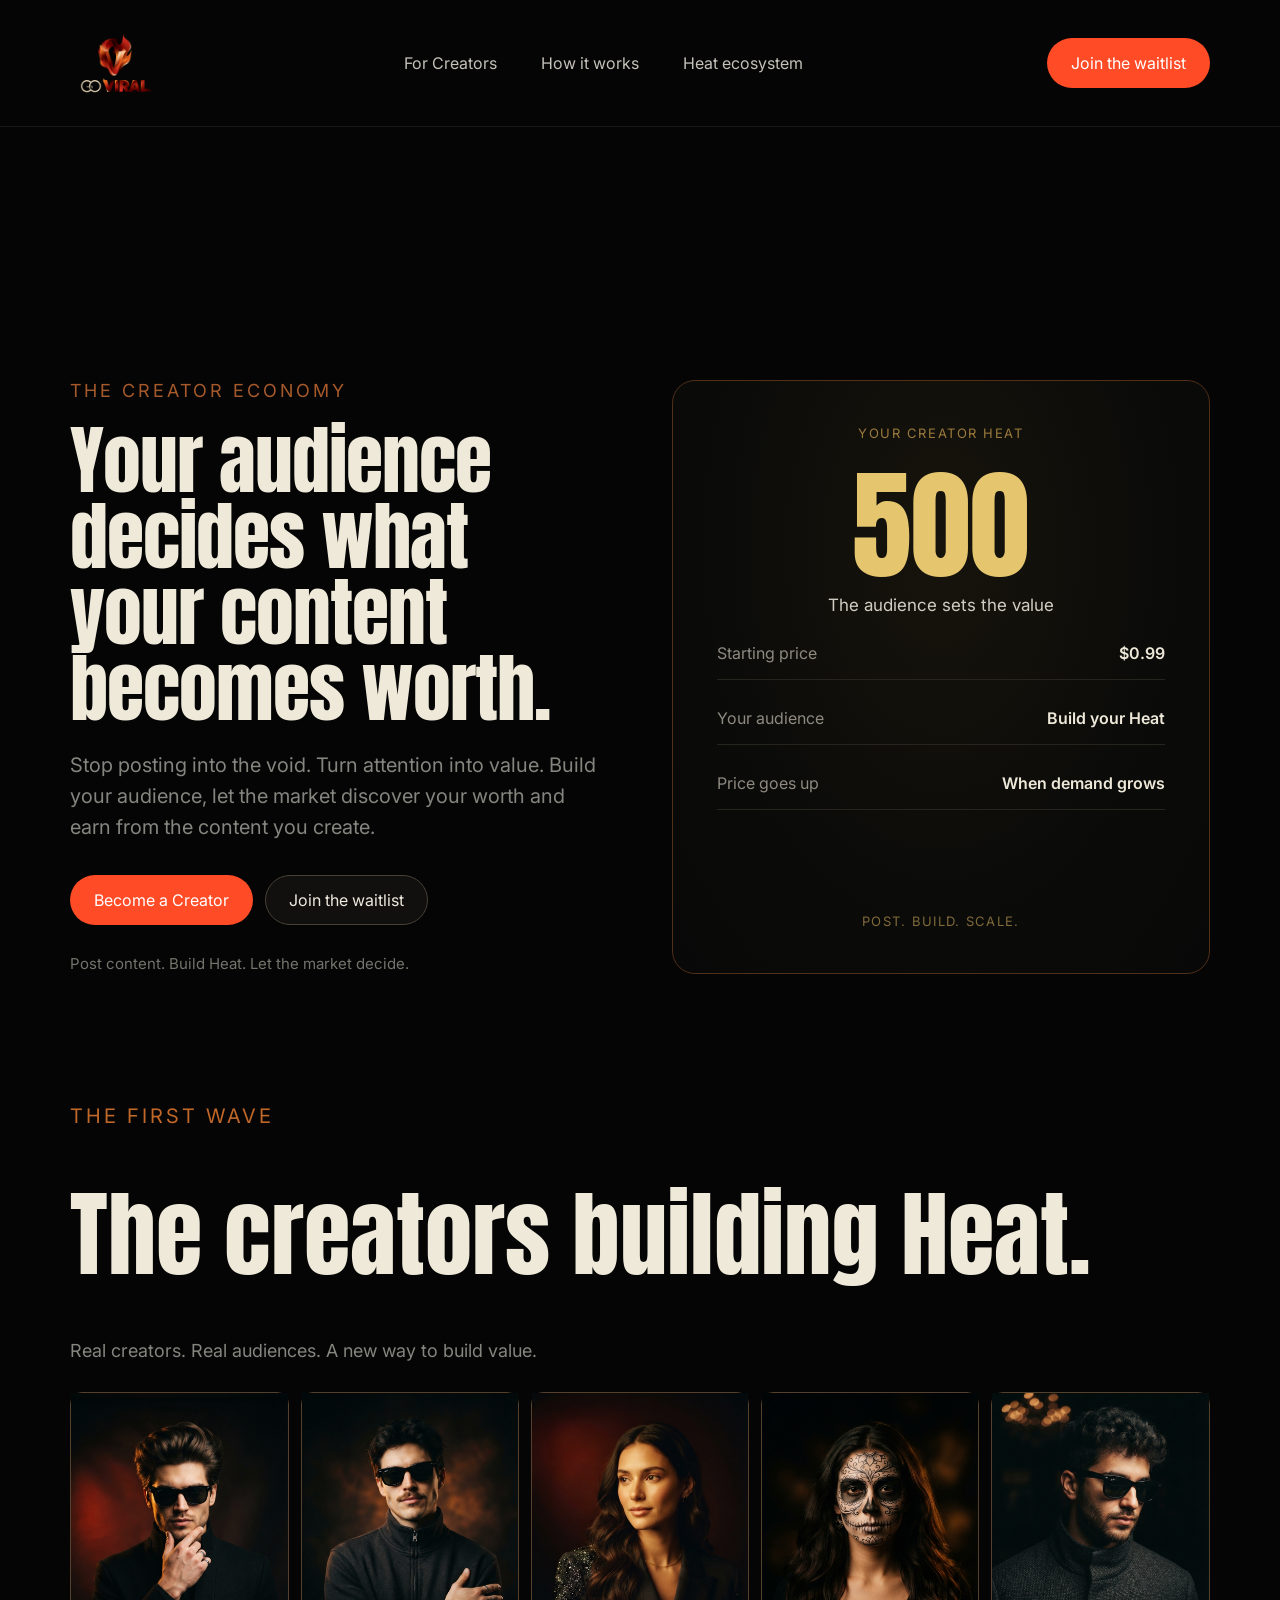
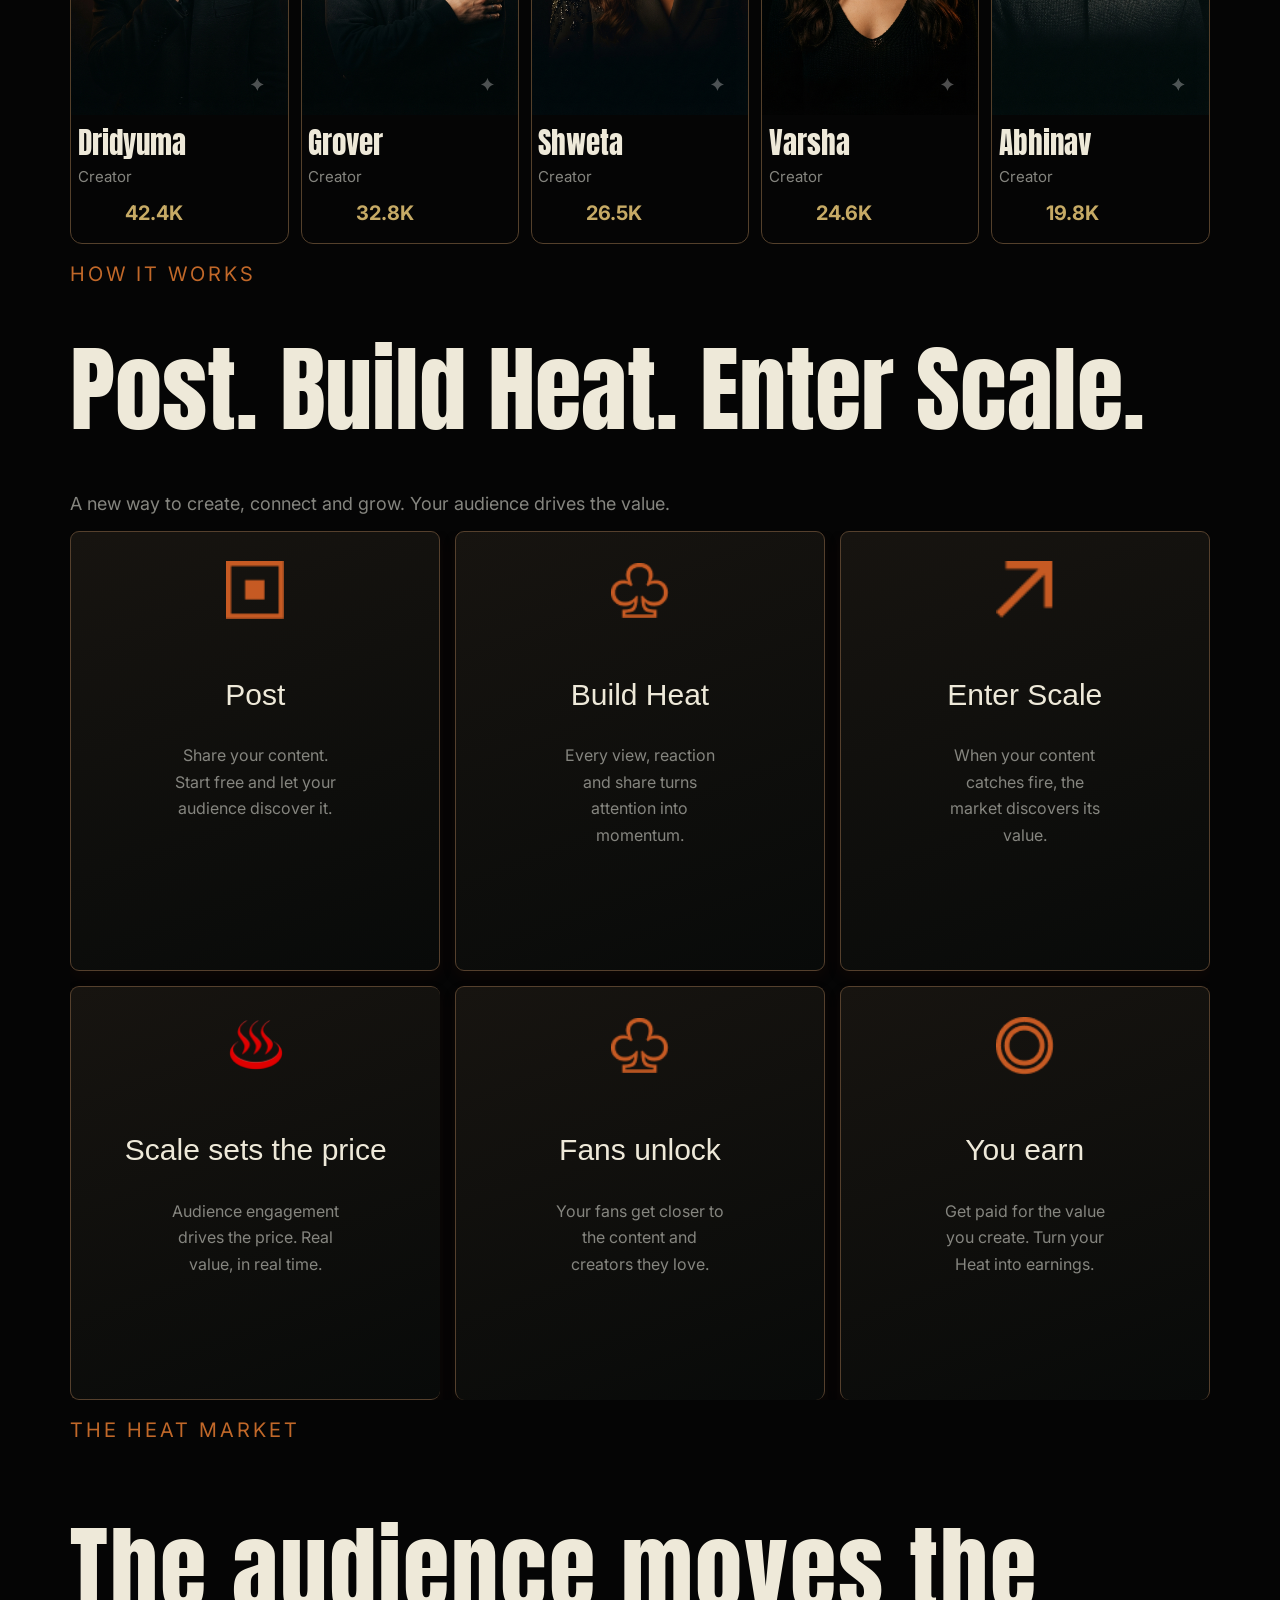
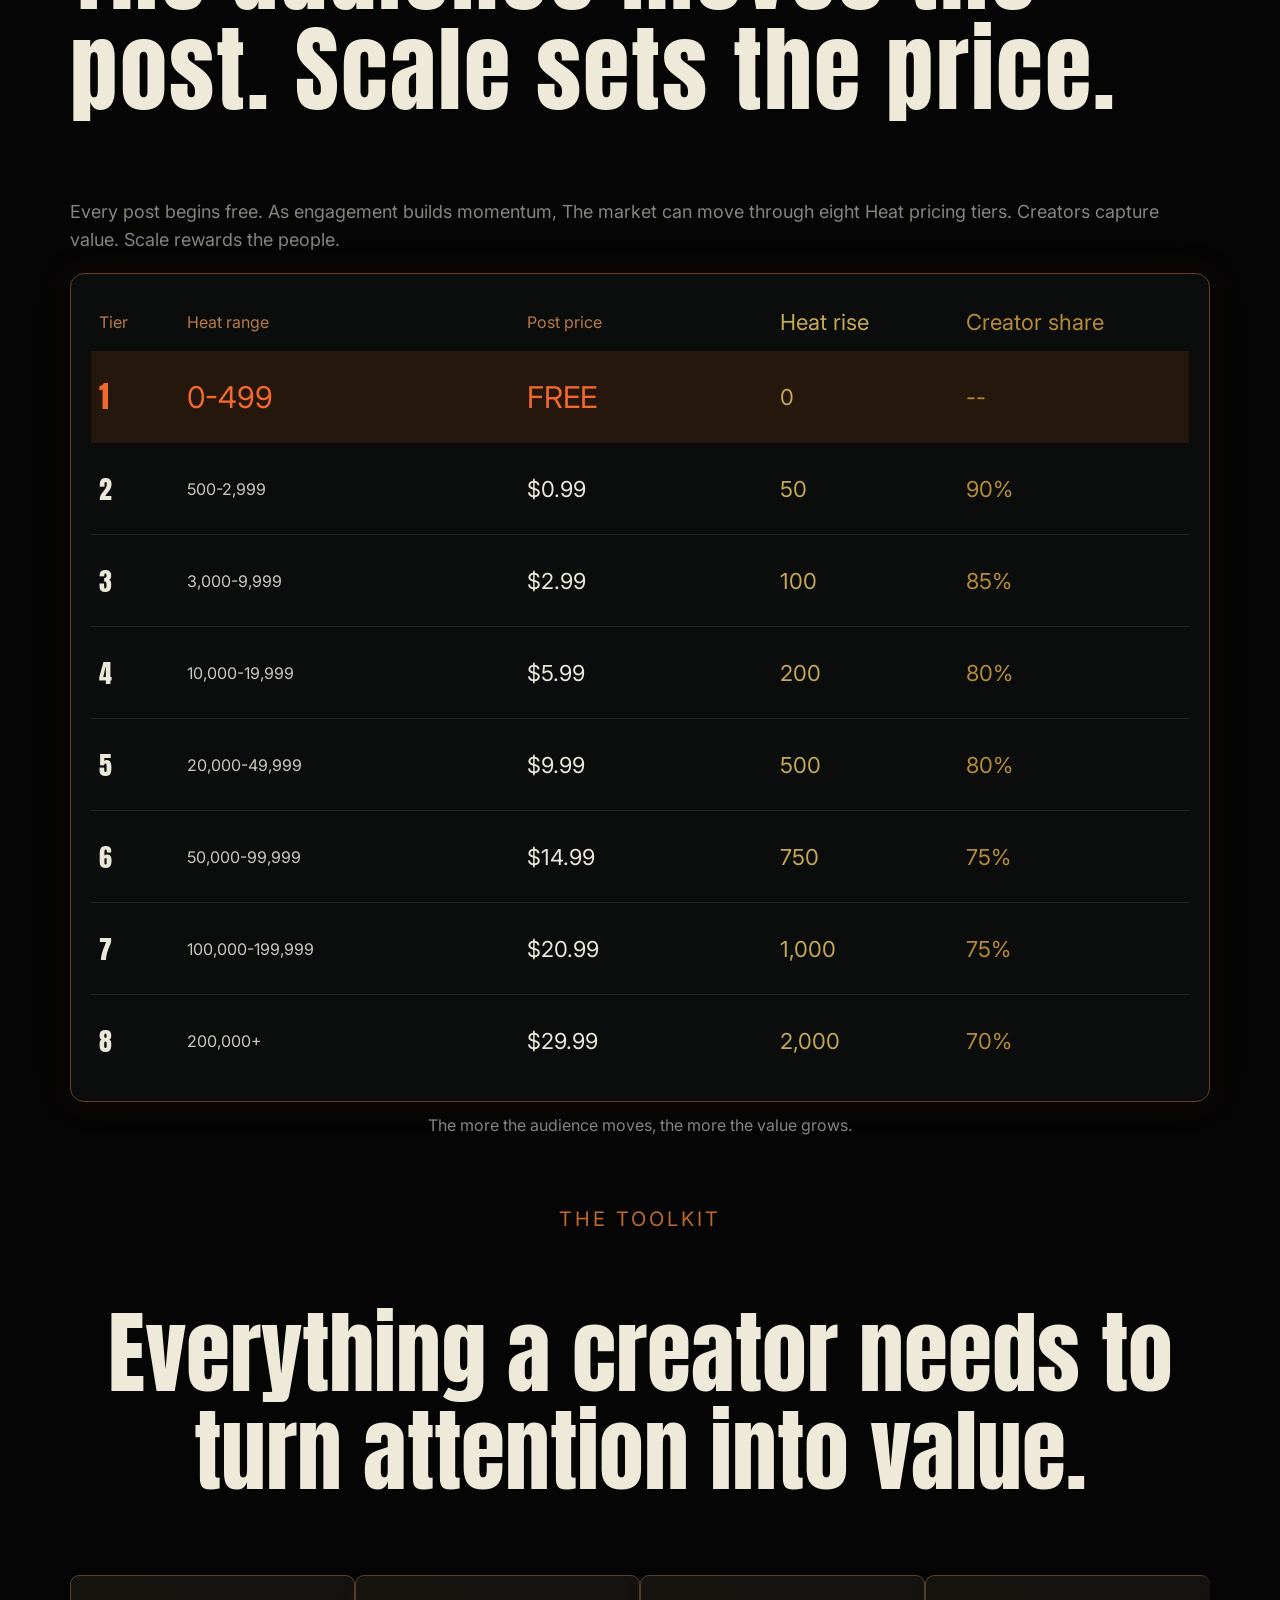
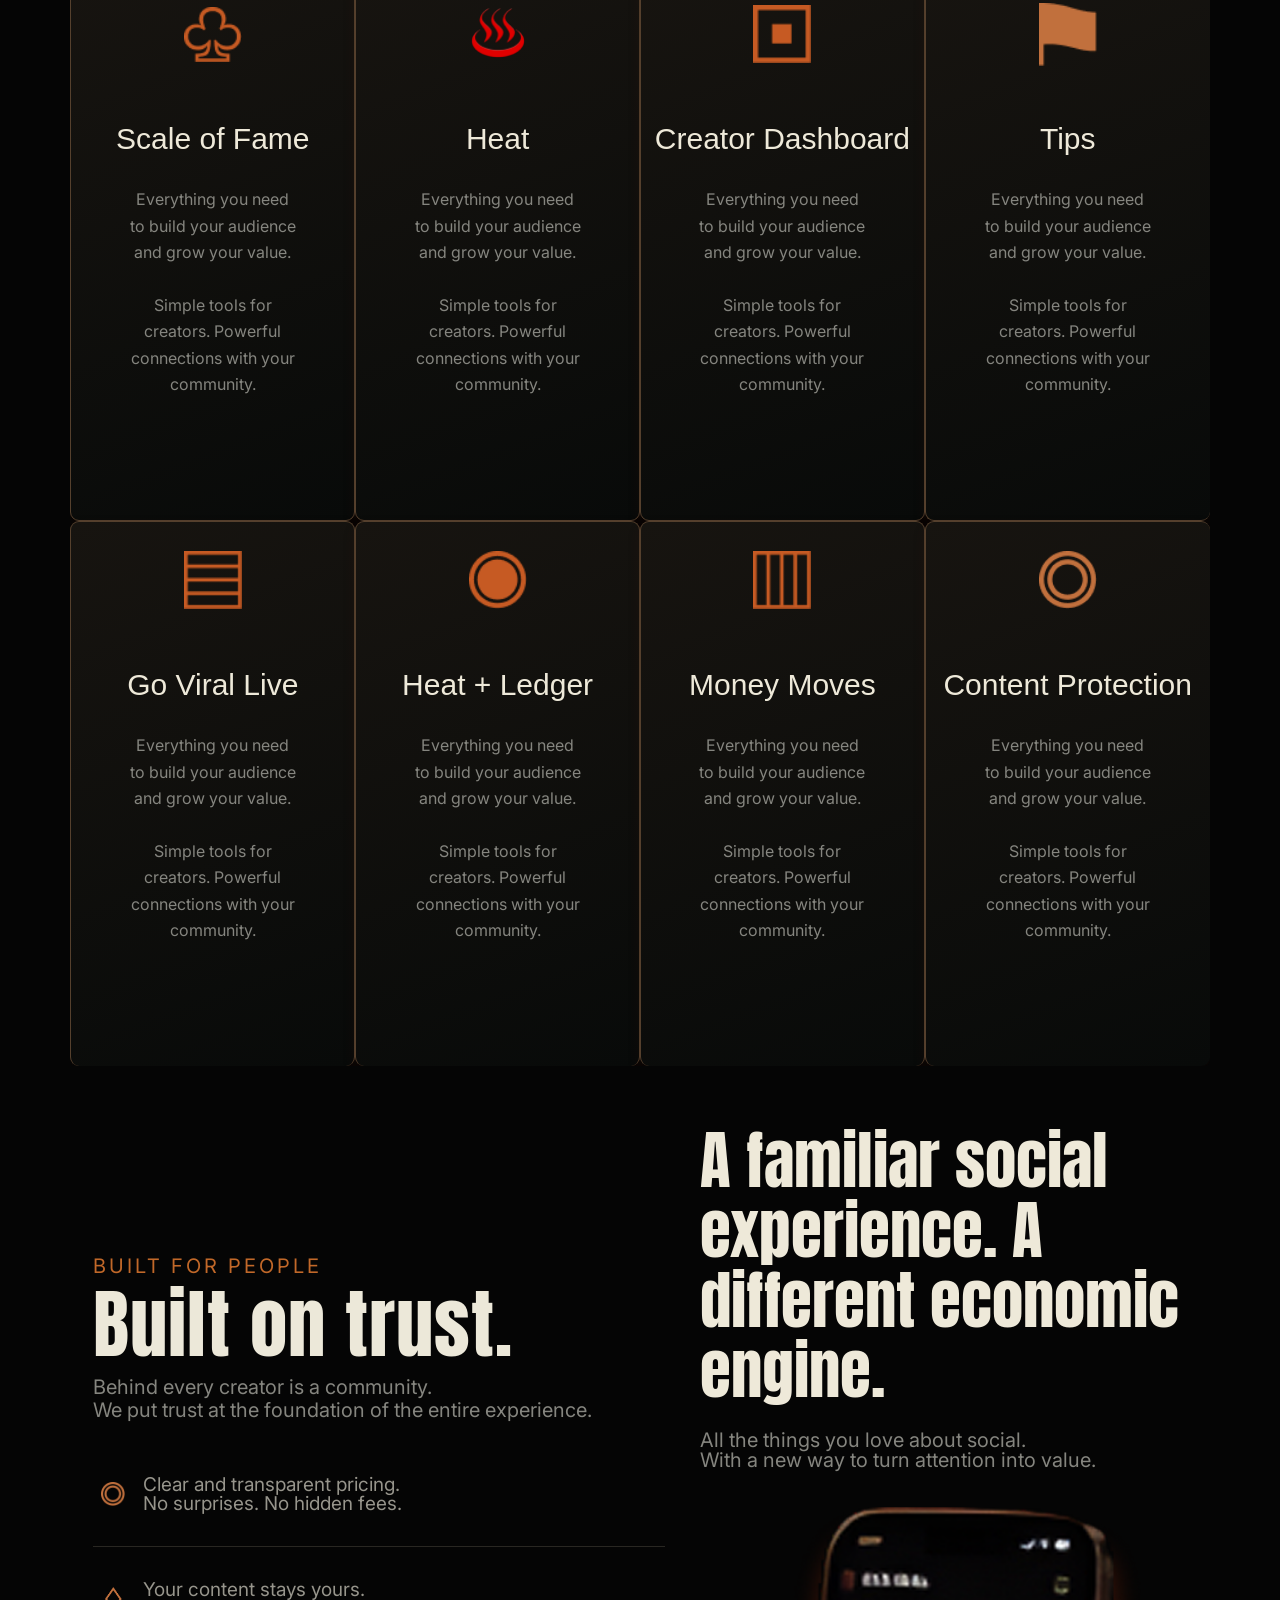
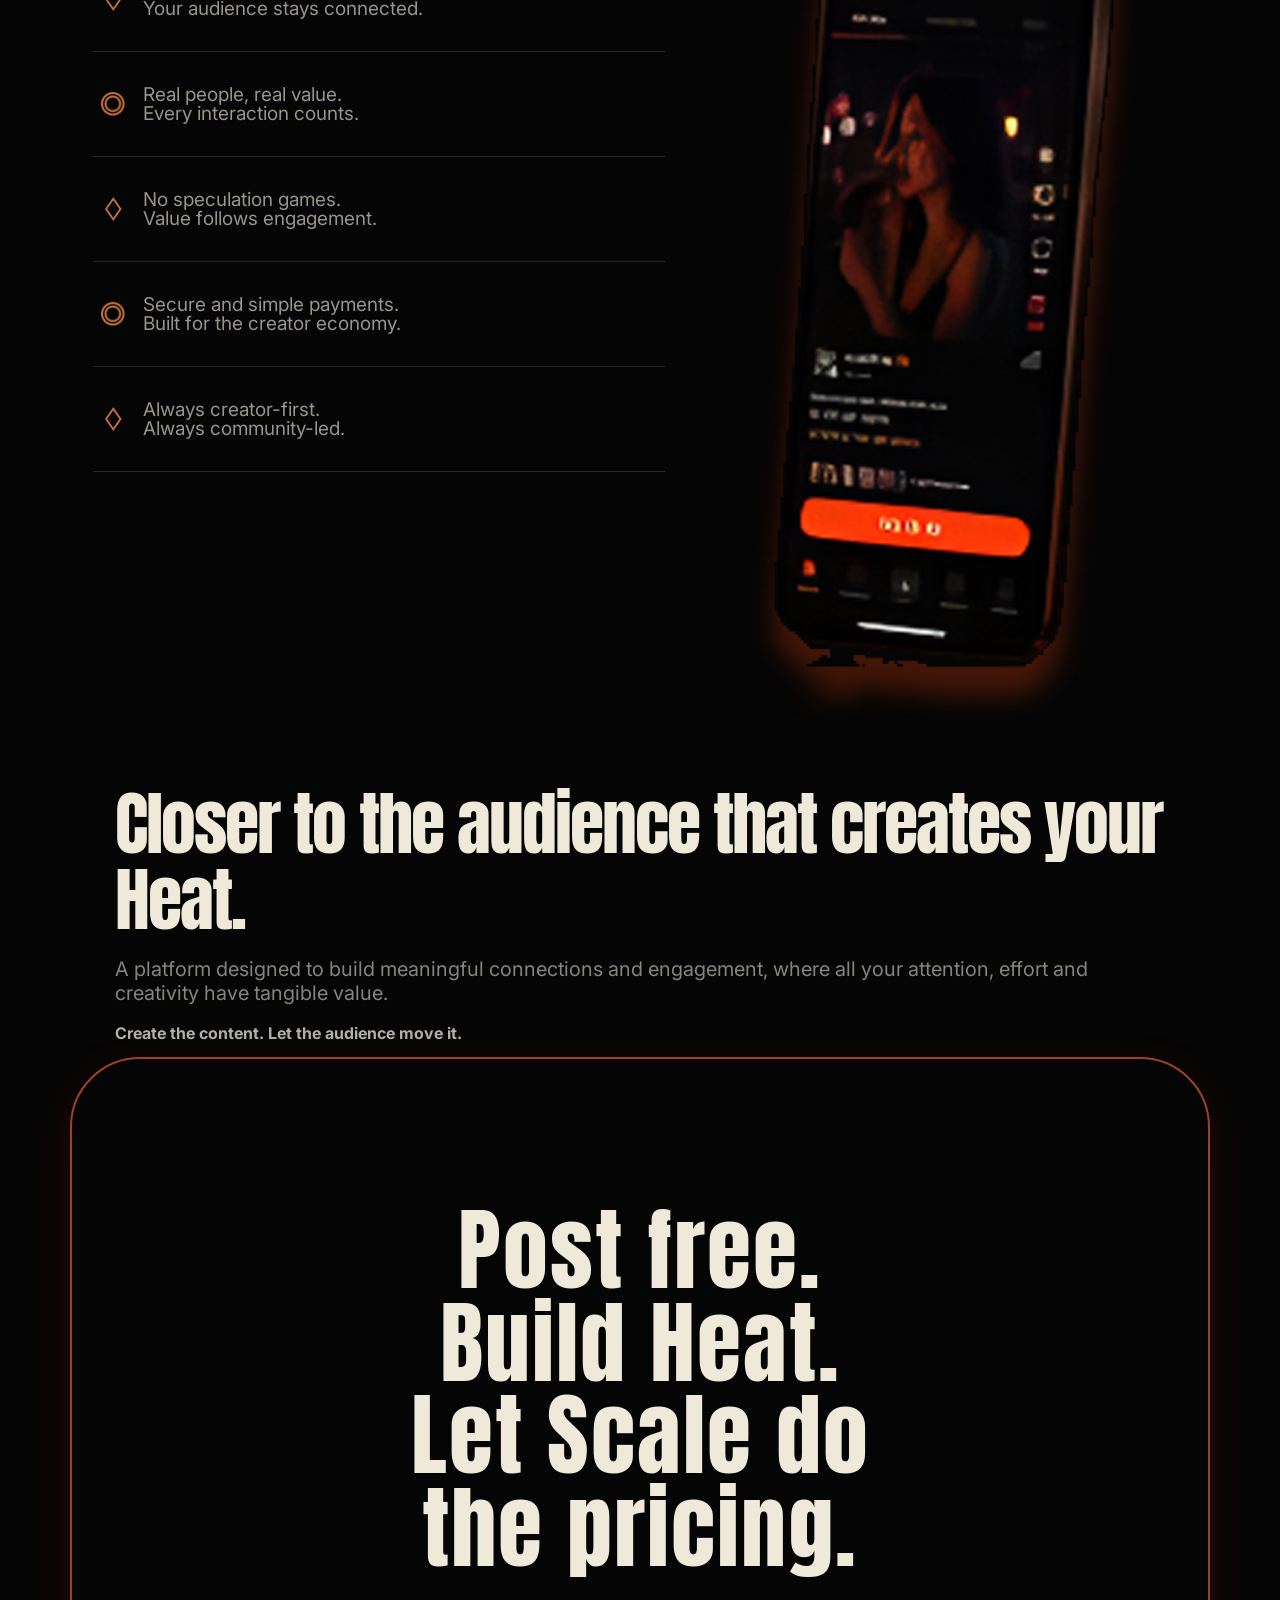
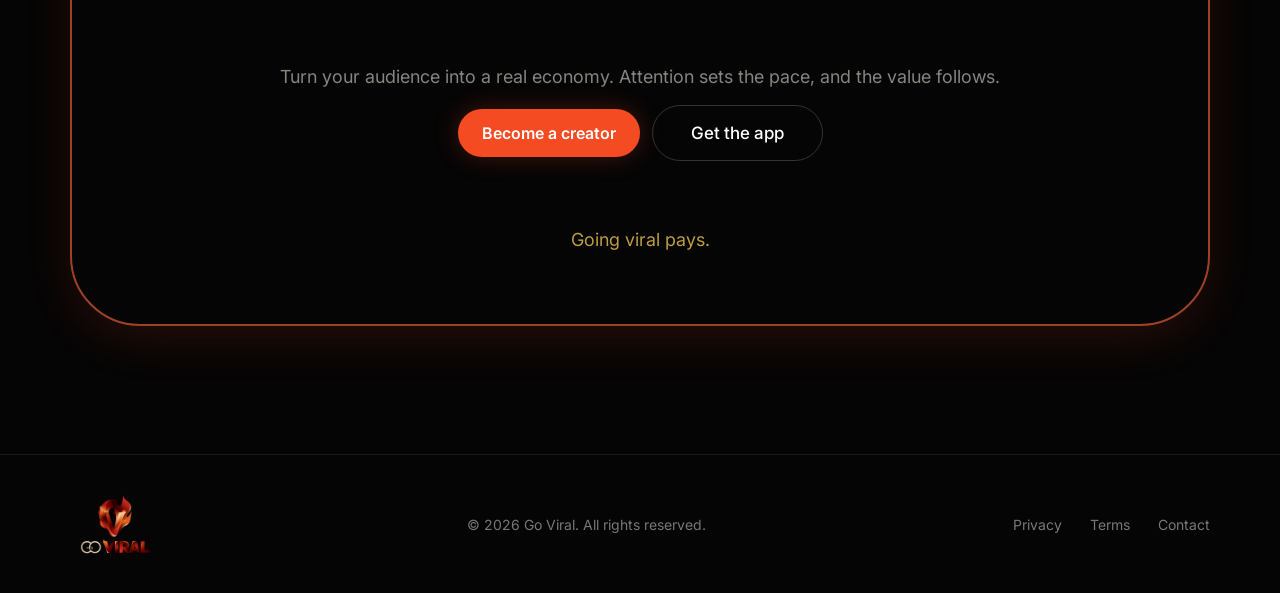
<file: Taskkkk/creator.html>
<!DOCTYPE html>
<html lang="en">

<head>
    <meta charset="UTF-8">
    <meta name="viewport" content="width=device-width, initial-scale=1.0">
    <meta name="theme-color" content="#050505">

    <title>Go Viral – For Creators</title>
    <meta name="description" content="Post content, build Heat and let your audience decide what it is worth.">
    <link rel="icon" type="image/png" href="images/image.png">

    <link rel="preconnect" href="https://fonts.googleapis.com">
    <link rel="preconnect" href="https://fonts.gstatic.com" crossorigin>
    <link href="https://fonts.googleapis.com/css2?family=Anton&family=Inter:wght@400;500;700&display=swap" rel="stylesheet">
    <link href="https://fonts.googleapis.com/css2?family=Anton&display=swap" rel="stylesheet">

    <link rel="stylesheet" href="creator.css">
</head>

<body>

    <div class="page-shell">

        <!-- NAVBAR -->
        <header class="navbar">

            <a href="index.html" class="logo">
                <img src="images/image.png" alt="Go Viral Logo">
            </a>
            <button class="nav-toggle" type="button" aria-label="Toggle menu" aria-expanded="false" aria-controls="nav-links">
                <span></span><span></span><span></span>
            </button>

            <nav class="nav-links" id="nav-links">
                <a href="#creators">For Creators</a>
                <a href="#how-it-works">How it works</a>
                <a href="#heat">Heat ecosystem</a>
            </nav>

            <a class="button button-primary" href="#waitlist">
                Join the waitlist
            </a>

        </header>


        <!-- MAIN CONTENT -->
        <main id="top">
<!-- ================================================
                    New Section
================================================ -->
            <!-- HERO SECTION -->
            <section class="hero-1" id="creators">

                <div class="hero-grid">

                    <!-- LEFT CONTENT -->
                    <div class="hero-copy">

                        <p class="eyebrow">
                            THE CREATOR ECONOMY
                        </p>
                        <h1>
                            Your audience decides what your content becomes worth.
                        </h1>
                        <p class="hero-description">
                            Stop posting into the void. Turn attention into value.
                            Build your audience, let the market discover your worth
                            and earn from the content you create.
                        </p>

                        <div class="hero-actions">

                            <a href="#waitlist" class="button button-primary">
                                Become a Creator
                            </a>

                            <a href="#waitlist" class="button button-secondary">
                                Join the waitlist
                            </a>

                        </div>

                        <p class="microcopy">
                            Post content. Build Heat. Let the market decide.
                        </p>

                    </div>


                    <!-- RIGHT CREATOR HEAT CARD -->
                    <aside class="heat-card" id="heat">

                        <p class="heat-label">
                            YOUR CREATOR HEAT
                        </p>

                        <div class="heat-number">
                            500
                        </div>

                        <p class="heat-subtitle">
                            The audience sets the value
                        </p>


                        <div class="price">
                            <span>Starting price</span>
                            <strong>$0.99</strong>
                        </div>

                        <div class="price">
                            <span>Your audience</span>
                            <strong>Build your Heat</strong>
                        </div>

                        <div class="price">
                            <span>Price goes up</span>
                            <strong>When demand grows</strong>
                        </div>


                        <p class="card-footer">
                            POST. BUILD. SCALE.
                        </p>

                    </aside>

                </div>

            </section>
<!-- ================================================
                    New Section
================================================ -->

<section class="hero-2">
    <p class="eyebrow">
        THE FIRST WAVE
    </p>
    <h2 class="heading">The creators building Heat.</h2>
    <p class="description">Real creators. Real audiences. A new way to build value.</p>
    <div class="creators-grid">


        <!-- CREATOR 1 -->

        <div class="creator-card">

            <img class="creator-photo" src="images/Dridyuma1.png" alt="Dridyuma">

            <h3> Dridyuma </h3>

            <p class="pos">Creator</p>

            <p class="reach">42.4K</p>

        </div>



        <!-- CREATOR 2 -->

        <div class="creator-card">

            <img class="creator-photo" src="images/Grover1.png" alt="Grover">

            <h3> Grover </h3>

            <p class="pos">Creator</p>
            
            <p class="reach">32.8K</p>

        </div>



        <!-- CREATOR 3 -->

        <div class="creator-card">

            <img class="creator-photo" src="images/Shweta1.png" alt="Shweta">

            <h3> Shweta </h3>

            <p class="pos">Creator</p>
            
            <p class="reach">26.5K</p>

        </div>



        <!-- CREATOR 4 -->

        <div class="creator-card">

            <img class="creator-photo" src="images/Varsha1.png" alt="Varsha">

            <h3>Varsha </h3>

            <p class="pos">Creator</p>
            
            <p class="reach">24.6K</p>

        </div>



        <!-- CREATOR 5 -->

        <div class="creator-card">

            <img class="creator-photo" src="images/Abhinav1.png" alt="Abhinav">

            <h3> Abhinav </h3>

            <p class="pos">Creator</p>
            
            <p class="reach">19.8K</p>

        </div>



</section>


<!-- ================================================
                    New Section
================================================ -->
<section class="hero-3" id="how-it-works">
    
    <p class="eyebrow">
        HOW IT WORKS
    </p>
    <h2 class="heading">Post. Build Heat. Enter Scale.</h2>
    <p class="description">A new way to create, connect and grow. Your audience drives the value.</p>

    <div class="steps-grid">

        <div class="step-card">
            <img src="images/▣-2.png" alt="Step 1" class="step-icon">
            <h3>Post</h3>
            <p>Share your content. Start free and let your audience discover it.</p>
        </div>

        <div class="step-card">
            <img src="images/♧-2.png" alt="Step 2" class="step-icon">
            <h3>Build Heat</h3>
            <p>Every view, reaction and share turns attention into momentum.</p>
        </div>

        <div class="step-card">
            <img src="images/↗.png" alt="Step 3" class="step-icon">
            <h3>Enter Scale</h3>
            <p>When your content catches fire, the market discovers its value.</p>
        </div>
        <div class="step-card">
            <img src="images/♨.png" alt="Step 3" class="step-icon">
            <h3>Scale sets the price</h3>
            <p>Audience engagement drives the price. Real value, in real time.</p>
        </div>
        <div class="step-card">
            <img src="images/♧-2.png" alt="Step 3" class="step-icon">
            <h3>Fans unlock</h3>
            <p>Your fans get closer to the content and creators they love.</p>
        </div>
        <div class="step-card">
            <img src="images/◎-2.png" alt="Step 3" class="step-icon">
            <h3>You earn</h3>
            <p>Get paid for the value you create. Turn your Heat into earnings.</p>
        </div>
    </div>
</section>

<!-- ================================================
                    New Section
================================================ -->

<section class="hero-4" id="thm">

    <p class="eyebrow">THE HEAT MARKET</p>

    <h2 class="heading">
        The audience moves the post. Scale sets the price.
    </h2>


    <p class="description">
        Every post begins free. As engagement builds momentum,
        The market can move through eight Heat pricing tiers. 
        Creators capture value. Scale rewards the people.
    </p>




    <!-- ================= PRICING TABLE ================= -->

    <div class="pricing-table">

        <table>

            <thead>

                <tr>

                    <th class="tiers">
                        Tier
                    </th>

                    <th class="b">
                        Heat range
                    </th>

                    <th class="c">
                        Post price
                    </th>

                    <th class="col-4">
                        Heat rise
                    </th>

                    <th class="col-5">
                        Creator share
                    </th>
                </tr>

            </thead>


            <tbody>


                <tr class="col-1">

                    <td class="col-1 free">
                     1
                    </td>

                    <td class="col-2 free">
                        0-499
                    </td>

                    <td class="col-3 free">
                        FREE
                    </td>

                    <td class="col-4">
                        0
                    </td>

                    <td class="col-5" >
                        --
                        </td>
                </tr>


                <tr>

                    <td class="col-1" >
                        2
                    </td>

                    <td class="col-2" >
                        500-2,999
                    </td>

                    <td class="col-3" >
                        $0.99
                    </td>

                    <td class="col-4" >
                        50
                    </td>

                    <td class="col-5" >
                        90%
                        </td>
                </tr>


                <tr>

                    <td class="col-1" >
                        3
                    </td>

                    <td class="col-2" >
                        3,000-9,999
                    </td>

                    <td class="col-3" >
                        $2.99
                    </td>

                    <td class="col-4" >
                        100
                    </td>

                    <td class="col-5" >
                        85%
                        </td>
                </tr>


                <tr>

                    <td class="col-1" >
                        4
                    </td>

                    <td class="col-2" >
                        10,000-19,999
                    </td>

                    <td class="col-3" >
                        $5.99
                    </td>

                    <td class="col-4" >
                        200
                    </td>

                    <td class="col-5" >
                        80%
                        </td>
                </tr>


                <tr>

                    <td class="col-1" >
                         5
                    </td>

                    <td class="col-2" >
                        20,000-49,999
                    </td>

                    <td class="col-3" >
                        $9.99
                    </td>

                    <td class="col-4" >
                        500
                    </td>

                    <td class="col-5" >
                        80%
                        </td>
                </tr>


                <tr>

                    <td class="col-1" >
                     6
                    </td>

                    <td class="col-2" >
                        50,000-99,999
                    </td>

                    <td class="col-3" >
                        $14.99
                    </td>

                    <td class="col-4" >
                        750
                    </td>

                    <td class="col-5" >
                        75%
                        </td>
                </tr>


                <tr>

                    <td class="col-1" >
                        7
                    </td>

                    <td class="col-2" >
                        100,000-199,999
                    </td>

                    <td class="col-3" >
                        $20.99
                    </td>

                    <td class="col-4" >
                        1,000
                    </td>

                    <td class="col-5" >
                        75%
                        </td>
                </tr>


                <tr>

                    <td class="col-1" >
                         8
                    </td>

                    <td class="col-2" >
                        200,000+
                    </td>

                    <td class="col-3" >
                        $29.99
                    </td>

                    <td class="col-4" >
                        2,000
                    </td>

                    <td class="col-5" >
                        70%
                        </td>
                </tr>


            </tbody>

        </table>

    </div>
<p class="bottom-text">The more the audience moves, the more the value grows.</p>
</section>


<!-- ================================================
                    New Section
================================================ -->
<section class="hero-5" id="the_toolkit">
    
    <p class="eyebrow">
        THE TOOLKIT
    </p>
    <h2 class="heading">Everything a creator needs to turn attention into value.</h2>
    <div class="steps-grid">

        <div class="step-card">
            <img src="images/♧-2.png" alt="Step 1" class="step-icon">
            <h3>Scale of Fame</h3>
            <p>Everything you need to build your audience and grow your value.
                <br> <br>
                Simple tools for creators. Powerful connections with your community.</p>
        </div>

        <div class="step-card">
            <img src="images/♨.png" alt="Step 2" class="step-icon">
            <h3>Heat</h3>
            <p>Everything you need to build your audience and grow your value.
            <br> <br>
            Simple tools for creators. Powerful connections with your community.</p>
        </div>

        <div class="step-card">
            <img src="images/▣-2.png" alt="Step 3" class="step-icon">
            <h3>Creator Dashboard</h3>
            <p>Everything you need to build your audience and grow your value.
                <br> <br>
                Simple tools for creators. Powerful connections with your community.</p>
             </div>
        <div class="step-card">
            <img src="images/⚑.png" alt="Step 3" class="step-icon">
            <h3>Tips</h3>
            <p>Everything you need to build your audience and grow your value.
                <br> <br>
                Simple tools for creators. Powerful connections with your community.</p>
        </div>
        <div class="step-card">
            <img src="images/▤.png" alt="Step 3" class="step-icon">
            <h3>Go Viral Live</h3>
            <p>Everything you need to build your audience and grow your value.
                <br> <br>
                Simple tools for creators. Powerful connections with your community.</p>
        </div>
        <div class="step-card">
            <img src="images/◉.png" alt="Step 3" class="step-icon">
            <h3>Heat + Ledger</h3>
            <p>Everything you need to build your audience and grow your value.
                <br> <br>
                Simple tools for creators. Powerful connections with your community.</p>
        </div>
        <div class="step-card">
            <img src="images/▥.png" alt="Step 3" class="step-icon">
            <h3>Money Moves</h3>
            <p>Everything you need to build your audience and grow your value.
                <br> <br>
                Simple tools for creators. Powerful connections with your community.</p>
        </div>
        <div class="step-card">
            <img src="images/◎.png" alt="Step 3" class="step-icon">
            <h3>Content Protection</h3>
            <p>Everything you need to build your audience and grow your value.
                <br> <br>
                Simple tools for creators. Powerful connections with your community.</p>
        </div>
    </div>
</section>

<!-- ================================================
                    BUILT ON TRUST
================================================ -->

<section class="trust-section">

    <div class="trust-left">

        <p class="eyebrow">BUILT FOR PEOPLE</p>

        <h2>Built on trust.</h2>

        <p class="trust-description">
            Behind every creator is a community. <br>
            We put trust at the foundation
            of the entire experience.
        </p>

        <div class="trust-points">

            <div class="trust-item">
                <img src="images/◎.png" alt="" class="trust-icon">
                <p>
                    Clear and transparent pricing.<br>
                    No surprises. No hidden fees.
                </p>
            </div>

            <div class="trust-item">
                <img src="images/♢.png" alt="" class="trust-icon">
                <p>
                    Your content stays yours.<br>
                    Your audience stays connected.
                </p>
            </div>

            <div class="trust-item">
                <img src="images/◎.png" alt="" class="trust-icon">
                <p>
                    Real people, real value.<br>
                    Every interaction counts.
                </p>
            </div>

            <div class="trust-item">
                <img src="images/♢.png" alt="" class="trust-icon">
                <p>
                    No speculation games.<br>
                    Value follows engagement.
                </p>
            </div>

            <div class="trust-item">
                <img src="images/◎.png" alt="" class="trust-icon">
                <p>
                    Secure and simple payments.<br>
                    Built for the creator economy.
                </p>
            </div>

            <div class="trust-item">
                <img src="images/♢.png" alt="" class="trust-icon">
                <p>
                    Always creator-first.<br>
                    Always community-led.
                </p>
            </div>

        </div>

    </div>

    <div class="trust-right">

        <h3>
            A familiar social experience.
            A different economic engine.
        </h3>

        <p class="trust-right-description">
            All the things you love about social.<br>
            With a new way to turn attention into value.
        </p>

        <div class="trust-phone">
            <img src="images/Go Viral social experience on a phone.png" alt="Go Viral mobile app preview">
        </div>

    </div>

</section>

<!-- ================================================
                    New Section
================================================ -->

<section class="hero-7">
    <div class="heading">
        Closer to the
        audience that
        creates your Heat.
    </div>
    <p class="description">A platform designed to build meaningful connections and engagement,
        where all your attention, effort and creativity have tangible value.</p>
        <p class="bottom-text">Create the content. Let the audience move it.</p>
</section>


<!-- ================================================
                    New Section
================================================ -->

<section class="hero-8" id="download">

    <h2>
        Post free. <br>
        Build Heat. <br>
        Let Scale do <br>
        the pricing. <br>
    </h2>


    <p class="description">
        Turn your audience into a real economy.
Attention sets the pace, and the value follows.
    </p>


    <div class="hero-8-buttons">

        <button class="becomecreator">
            Become a creator
        </button>

        <a class="app" href="#">
            Get the app
        </a>

    </div>
    <h5 class="bottom-text">
        Going viral pays.
    </h5>

</section>

        </main>






        <footer class="site-footer">
            <a href="index.html" class="logo"><img src="images/image.png" alt="Go Viral Logo"></a>
            <p>© 2026 Go Viral. All rights reserved.</p>
            <div class="footer-links">
                <a href="#">Privacy</a>
                <a href="#">Terms</a>
                <a href="#">Contact</a>
            </div>
        </footer>

    </div>


    <script>
        (function () {
            var nav = document.querySelector('.navbar');
            var btn = document.querySelector('.nav-toggle');
            if (!btn) return;
            function close() { nav.classList.remove('open'); btn.setAttribute('aria-expanded', 'false'); }
            btn.addEventListener('click', function () {
                var open = nav.classList.toggle('open');
                btn.setAttribute('aria-expanded', open ? 'true' : 'false');
            });
            document.querySelectorAll('.nav-links a').forEach(function (a) { a.addEventListener('click', close); });
            window.addEventListener('resize', function () { if (window.innerWidth > 768) close(); });
        })();
    </script>

</body>
</html>
</file>
<file: Task-3/style.css>
/* * {
    box-sizing: border-box;
} */

body {
    margin: 0;
    font-family: "Times New Roman", serif;
    color: #000;
}

/* Navigation */
.navbar {
    height: 55px;
    width: 100%;
    background-color: white;

    display: flex;
    justify-content: space-between;
    align-items: center;

    padding: 0 25px;

    position: fixed;
    top: 0;
    z-index: 10;

    box-shadow: 0 2px 5px rgba(0, 0, 0, 0.15);
}

.navbar a {
    text-decoration: none;
    color: black;
}

.logo {
    font-size: 15px;
    letter-spacing: 4px;
}

.nav-links {
    display: flex;
    gap: 30px;
}

.nav-links a {
    font-size: 15px;
    letter-spacing: 4px;
}


/* Hero */
.hero {
    position: relative;
    width: 100%;
    margin-top: 55px;
}

.hero img {
    width: 100%;
    height: auto;
    display: block;
}

.hero-title {
    position: absolute;
    bottom: 25px;
    left: 25px;

    font-size: 36px;
    letter-spacing: 4px;
    color: #333;
    font-weight: 400;
}
/* About Section */

.about {
    max-width: 1100px;
    margin: 80px auto;
    padding: 0 30px;

    display: flex;
    gap: 50px;
    align-items: center;
}

.about-image {
    width: 50%;
}

.about-image img {
    width: 100%;
    display: block;
    opacity: 0.75;
}

.about-content {
    width: 50%;
}

.about-content h1 {
    font-size: 36px;
    font-weight: normal;
    letter-spacing: 5px;
    text-align: center;
    margin-bottom: 45px;
}

.about-content h5 {
    font-size: 18px;
    letter-spacing: 4px;
    text-align: center;
    font-weight: normal;
}

.about-content p {
    font-size: 18px;
    line-height: 1.6;
}

.gray-text {
    color: #757575;
}

/* Menu Section */

.menu {
    max-width: 1100px;
    margin: 80px auto;
    padding: 0 30px;

    display: flex;
    gap: 50px;
    align-items: center;
}

.menu-content {
    width: 50%;
}

.menu-image {
    width: 50%;
}

.menu-image img {
    width: 100%;
    display: block;
    opacity: 0.75;
}

.menu-content h1 {
    font-size: 36px;
    font-weight: normal;
    letter-spacing: 5px;
    text-align: center;
    margin-bottom: 50px;
}

.menu-content h4 {
    font-size: 20px;
    font-weight: normal;
    letter-spacing: 4px;
    margin-bottom: 10px;
}

.menu-content p {
    color: #757575;
    font-size: 16px;
    line-height: 1.5;
    margin-bottom: 35px;
}
/* Contact Section */

.contact {
    max-width: 1100px;
    margin: 80px auto;
    padding: 0 30px;
}

.contact h1 {
    font-size: 36px;
    font-weight: normal;
    letter-spacing: 5px;
    margin-bottom: 50px;
}

.contact p {
    font-size: 16px;
    line-height: 1.6;
    margin-bottom: 25px;
}

.contact strong {
    color: #607d8b;
}

.contact form {
    margin-top: 30px;
}

.contact input {
    width: 100%;
    padding: 16px 8px;
    margin-bottom: 20px;

    border: none;
    border-bottom: 1px solid #ccc;

    font-family: inherit;
    font-size: 16px;
}

.contact button {
    padding: 12px 18px;

    border: none;
    background-color: #f1f1f1;

    font-family: inherit;
    font-size: 14px;

    cursor: pointer;
}

.contact button:hover {
    background-color: #ccc;
}
/* Map */

.map {
    width: 100%;
    margin-top: 50px;
}

.map img {
    width: 100%;
    display: block;
}
/* Footer */

footer {
    background-color: #f1f1f1;
    text-align: center;
    padding: 32px;
    margin-top: 50px;
}

footer p {
    margin: 0;
    font-size: 15px;
}

footer a {
    color: black;
}
</file>
<file: Task-4/style.css>
body {
    max-width: 980px;
    margin: 0 auto;
    font-family: "Times New Roman", serif;
    color: #000;
}

.navbar {
    height: 55px;
    width: 100%;
    background-color: black;
    padding-left: 15%;
    display: flex;
    justify-content: space-between;
    align-items: center;
    position: fixed;
    top: 0;
    z-index: 10;
    max-width: 100%;
    margin-left: auto;

    box-shadow: 0 2px 5px rgba(0, 0, 0, 0.15);
}

.navbar a {
    text-decoration: none;
    color: white;
}

.nav-links {
    display: flex;
    gap: 30px;
}

.nav-links a {
    font-size: 15px;
    letter-spacing: 4px;
    font-family: 'Times New Roman', Times, serif;
}

.navbar a:hover {
    background-color: rgb(255, 255, 255);
    color: black;

}
.hero img {
    width: 100%;
    height: auto;
    display: block;
    /* padding-left: 15%; */
    padding-top: 2%;
}
 .about h1{
    /* padding-left: 15%; */
    padding-top: 2%;
    width: 70%;
    height: auto;
    justify-content: center;
    align-items: center;
    text-align: center;
    font-family:"Segoe UI",Arial,sans-serif;
    font-size: 36px;
    font-weight: 400;
 }

 .about p{
    /* padding-left: 15%; */
    padding-top: 2%;
    width: 70%;
    height: auto;
    justify-content: justify;
    align-items: center;
    font-size: 20px;
    font-family:"Segoe UI",Arial,sans-serif
    
 }

 .members h2{
    /* padding-left: 15%; */
    padding-top: 2%;
    width: 70%;
    height: auto;
    justify-content: center;
    align-items: center;
    text-align: center;
    font-family:"Segoe UI",Arial,sans-serif;
    font-size: 30px;
    font-weight: 400;
 }

 .members > .container {
    display: flex;
    flex-direction: row;
    /* padding-left: 15%; */
    padding-top: 2%;
    width: 70%;
    height: auto;
    justify-content: space-between;
    align-items: center;
}
 .container {
    display: flex;
    gap: 12px;
    /* padding-left: 25px; */
    width: 800px;
    height: 400px;
    min-width: 600px;
    min-height: 300px;
    justify-content: space-between;
}

.col {
    display: flex;
    flex-direction: column;
    text-align: center;
    width: 200px;
    gap: 12px;
    padding-left: 50px;
}

.col img {
    width: 200px;
    height: 200px;
    object-fit: cover;
   
}

.col p {
    font-size: 18px;
    text-align: center;
    margin-top: 18px;
}

.contact {
    letter-spacing: 4px;
    /* padding-left: 15%; */
    padding-top: 2%;
    width: 70%;
    height: auto;
    justify-content: center;
    align-items: center;
    text-align: center;
    font-family:"Segoe UI",Arial,sans-serif;
    font-size: 25px;
    font-weight: 400;
}

.fan{
    opacity: 0.60;
}
.contact form {
    margin-top: 30px;
}

.contact input {
    width: 100%;
    padding: 16px 8px;
    margin-bottom: 20px;

    border: none;
    border-bottom: 1px solid #ccc;

    font-family: inherit;
    font-size: 16px;
}

.contact button {
    padding: 12px 18px;

    border: none;
    background-color: black;
    color: white;
    font-family: inherit,;
    font-size: 20px;

    cursor: pointer;
}

.contact button:hover {
    background-color: #ccc;
}

/* Map */

.map {
    width: 90%;
    margin-top: 50px;
}

.map img {
    /* padding-left: 20%; */
    justify-content: center;
    width: 80%;
    display: block;
}
/* Footer */

footer {
    text-align: center;
    padding: 32px;
    margin-top: 50px;
    
}
footer a{
    /* text-decoration: none; */
    color: black;
    font-weight: bold;
}
</file>
<file: Task-5/style.css>
* {
    margin: 0;
    padding: 0;
    box-sizing: border-box;
}

html {
    scroll-behavior: smooth;
}

body {
    background-color: #050505;
    color: white;
    font-family: Arial, Helvetica, sans-serif;
    overflow-x: hidden;
}

img {
    max-width: 100%;
    height: auto;
    display: block;
}

a {
    text-decoration: none;
}


/* ---------- VARIABLES ---------- */

:root {
    --bg: #050505;
    --card-bg: #0b0807;

    --cream: #ece8d9;
    --gray: #999999;
    --text: #8c8c87;

    --orange: #ff4b26;
    --orange-light: #ff633b;

    --border: #713016;
    --dark-border: #442017;
    --gap: 90px;
    --side: max(7%, calc((100% - 1400px) / 2));
}


/* ---------- EVERY SECTION USES THE SAME SPACING ---------- */

.hero,
.hero-1,
.creators-section,
.hero-3,
.hero-4,
.hero-5,
.hero-6 {
    width: 100%;
    padding: calc(var(--gap) / 2) var(--side);
}

.hero-7,
.hero-8 {
    width: 86%;
    max-width: 1200px;
    margin: calc(var(--gap) / 2) auto;
    padding: 70px 40px;

    border-radius: 60px;
    text-align: center;

    display: flex;
    flex-direction: column;
    align-items: center;
    justify-content: center;
}


/* ---------- COMMON TEXT ---------- */

.small-title {
    font-family: "Inter", sans-serif;
    font-size: 13px;
    font-weight: bold;
    letter-spacing: 4px;
    color: #c16b46;
    margin-bottom: 20px;
}

.description {
    font-family: "Inter", sans-serif;
    color: var(--gray);
    line-height: 1.5;
}

h1,
h2,
h3 {
    font-family: "Antonio", sans-serif;
    font-weight: 500;
}

h1,
h2 {
    color: var(--cream);
    line-height: 1;
}


/* =========================
   NAVBAR
========================= */

.navbar {
    position: relative;
    z-index: 10;
    width: 100%;
    min-height: 110px;
    padding: 15px 7%;

    display: flex;
    align-items: center;
    justify-content: space-between;

    box-sizing: border-box;
    background-color: #050505;
    border-bottom: 1px solid #171717;
}

/* LOGO - LEFT */
.logo {
    flex: 0 0 auto;
}

.logo img {
    display: block;
    width: 90px;
    height: auto;
}

/* LINKS - EXACT CENTER */
.nav-links {
    position: absolute;
    left: 50%;
    transform: translateX(-50%);

    display: flex;
    align-items: center;
    justify-content: center;
    gap: 30px;
}

.nav-links a {
    color: #c4c1b9;
    font-size: 16px;
    text-decoration: none;
    white-space: nowrap;
}

.nav-links a:hover {
    color: var(--orange);
}

/* BUTTON - RIGHT */
.nav-btn {
    display: inline-flex;
    align-items: center;
    justify-content: center;

    margin-left: auto;
    padding: 17px 27px;

    background-color: var(--orange);
    color: white;
    border-radius: 30px;
    text-decoration: none;
    white-space: nowrap;
    box-sizing: border-box;
}

.nav-btn:hover {
    color: white;
    background-color: var(--orange-light);
}

/* HAMBURGER */
.nav-toggle {
    display: none;
    width: 40px;
    height: 40px;
    padding: 0;
    background: none;
    border: none;
    cursor: pointer;
    flex-direction: column;
    justify-content: center;
    align-items: center;
    gap: 6px;
}

.nav-toggle span {
    display: block;
    width: 24px;
    height: 2px;
    background-color: white;
}

/* TABLET */
@media (max-width: 1000px) {
    .navbar {
        min-height: 90px;
        padding: 15px 4%;
    }

    .logo img {
        width: 75px;
    }

    .nav-links {
        gap: 18px;
    }

    .nav-links a {
        font-size: 14px;
    }

    .nav-btn {
        padding: 14px 20px;
        font-size: 14px;
    }
}

/* MOBILE */
@media (max-width: 700px) {
    .navbar {
        min-height: 75px;
        padding: 12px 5%;
    }

    .logo img {
        width: 70px;
    }

    .nav-toggle {
        display: flex;
        margin-left: auto;
    }

    .nav-links {
        display: none;
        position: absolute;
        top: 100%;
        left: 0;
        transform: none;

        width: 100%;
        padding: 22px 5%;
        box-sizing: border-box;

        background-color: #050505;
        border-bottom: 1px solid #252525;

        flex-direction: column;
        align-items: flex-start;
        gap: 22px;
    }

    .nav-links.active {
        display: flex;
    }

    .nav-links a {
        font-size: 16px;
    }

    .nav-btn {
        display: none;
    }
}


/* =========================
   MOBILE
========================= */

@media (max-width: 700px) {
    .navbar {
        min-height: 75px;
        padding: 12px 5%;
    }

    .logo {
        flex: 1;
    }

    .logo img {
        width: 70px;
    }

    .nav-toggle {
        display: flex;
        margin-left: auto;
    }

    .nav-links {
        display: none;

        position: absolute;
        top: 100%;
        left: 0;

        width: 100%;
        padding: 22px 5%;

        background-color: #050505;
        border-bottom: 1px solid #252525;

        box-sizing: border-box;

        flex-direction: column;
        align-items: flex-start;
        gap: 22px;
    }

    .nav-links.active {
        display: flex;
    }

    .nav-links a {
        font-size: 16px;
    }

    .nav-btn {
        display: none;
    }
}

/* =========================
   HERO SECTIONS
========================= */

.hero,
.hero-1 {
    display: flex;
    align-items: center;
    gap: 50px;
    width: 100%;
    box-sizing: border-box;
}

/* HERO CONTENT AND IMAGE */
.hero-content,
.hero-image {
    flex: 1 1 0;
    min-width: 0;
}

/* =========================
   HERO IMAGE
========================= */

.hero-image {
    padding: 30px;
    background: #0a0a09;
    text-align: center;

    display: flex;
    justify-content: center;
    align-items: center;

    box-sizing: border-box;
    overflow: hidden;
}

.hero-image img {
    display: block;
    width: min(70%, 420px);
    max-width: 100%;
    height: auto;
    transform-origin: center center;
}

.hero-1 .hero-image img {
    transform:  rotateY(5deg);
    transform-origin: center center;
}

.hero .hero-image img {
    transform:  rotateY(5deg);
    transform-origin: center center;
}
/* =========================
   SMALL TITLES
========================= */

.hero .small-title {
    color: var(--orange);
    letter-spacing: 1px;
}

.hero-1 .small-title {
    color: gray;
    font-size: 11px;
}

/* =========================
   HEADINGS
========================= */

.hero h1 {
    font-family: Antonio;
    font-weight: 500;
    font-size: clamp(44px, 5.5vw, 75px);
    letter-spacing: -2px;
    line-height: 1;
    margin-bottom: 25px;
}

.hero-1 h2 {
    font-family: Antonio;
    font-weight: 500;
    font-size: clamp(44px, 5.5vw, 75px);
    letter-spacing: -2px;
    line-height: 0.95;
    margin-bottom: 25px;
}

/* =========================
   DESCRIPTIONS
========================= */

.hero .description,
.hero-1 .description {
    font-family: Inter;
    font-weight: 400;
    line-height: 30px;
    letter-spacing: 0;
    font-size: 20px;
    max-width: 650px;
    margin-bottom: 25px;
}

/* =========================
   HERO BUTTONS
========================= */

.hero-buttons {
    display: flex;
    align-items: center;
    flex-wrap: wrap;
    gap: 20px;
}

.primary-btn {
    display: inline-block;
    background-color: var(--orange);
    color: white;
    font-size: 16px;
    padding: 12px 28px;
    border-radius: 20px;
    text-decoration: none;
}

.primary-btn:hover {
    background-color: var(--orange-light);
}

.secondary-btn {
    color: white;
    font-size: 16px;
    text-decoration: none;
}

.secondary-btn:hover {
    color: var(--orange);
}

/* =========================
   BOTTOM TEXT
========================= */

.hero .bottom-text {
    color: #808080;
    font-size: 17px;
    line-height: 1.5;
    margin-top: 30px;
}

/* =========================
   TABLET
========================= */

@media (max-width: 900px) {
    .hero,
    .hero-1 {
        gap: 30px;
    }

    .hero-image {
        padding: 20px;
    }

    .hero-image img {
        width: min(85%, 380px);
    }

    .hero .description,
    .hero-1 .description {
        font-size: 17px;
        line-height: 1.6;
    }
}

/* =========================
   MOBILE
========================= */

@media (max-width: 650px) {
    .hero,
    .hero-1 {
        flex-direction: column;
        align-items: stretch;
        gap: 35px;
    }

    .hero-content,
    .hero-image {
        width: 100%;
        flex: 0 0 auto;
    }

    .hero h1,
    .hero-1 h2 {
        font-size: clamp(42px, 10vw, 60px);
        letter-spacing: -1.5px;
    }

    .hero .description,
    .hero-1 .description {
        font-size: 16px;
        line-height: 1.7;
    }

    .hero-image {
        padding: 25px 15px;
    }

    .hero-image img {
        width: min(75%, 320px);
    }

    .hero .bottom-text {
        font-size: 15px;
    }
}


/* =========================================================
   CREATORS SECTION
========================================================= */

.creators-info {
    margin-bottom: 40px;
}

.creators-info h2 {
    font-size: clamp(44px, 5vw, 60px);
    margin-bottom: 20px;
}

.creators-info p {
    font-family: "Inter", sans-serif;
    color: var(--gray);
    font-size: 18px;
    line-height: 1.5;
    max-width: 750px;
}

.creators-grid {
    display: grid;
    grid-template-columns: repeat(5, 1fr);
    gap: 20px;
}

.creator-card {
    min-width: 0;
}

.creator-photo {
    width: 100%;
    aspect-ratio: 4 / 5;
    object-fit: cover;
}

.creator-card h3 {
    font-family: "Inter", sans-serif;
    font-weight: 700;
    font-size: 20px;
    color: var(--cream);
    margin: 18px 0 10px;
}

.creator-small {
    height: 25px;
    width: auto;
}


/* =========================================================
   DISCOVER / UNLOCK / KEEP
========================================================= */

.hero-3 h2 {
    font-size: clamp(44px, 7vw, 85px);
    letter-spacing: -2px;
    text-align: center;
    margin-bottom: 40px;
}

.steps-container {
    display: grid;
    grid-template-columns: repeat(3, 1fr);
    gap: 1px;

    background-color: var(--dark-border);
    border: 1px solid var(--border);
    border-radius: 8px;
    overflow: hidden;
}

.step-card {
    padding: 25px 22px;
    background-color: var(--card-bg);
}

.step-number {
    display: block;
    font-family: "Antonio", sans-serif;
    font-size: clamp(80px, 10vw, 150px);
    line-height: 0.9;
    color: #dd3e1f;
}

.step-number.orange {
    color: #da8135;
}

.step-card h3 {
    font-size: clamp(36px, 4vw, 50px);
    line-height: 1;
    color: var(--cream);
    margin: 25px 0 20px;
}

.step-card p {
    font-family: "Inter", sans-serif;
    font-size: 16px;
    line-height: 1.65;
    color: var(--text);
}


/* =========================================================
   PERMANENT ACCESS + PRICING TABLE
========================================================= */

.hero-4 .small-title {
    color: #a46449;
}

.hero-4 .heading {
    font-size: clamp(48px, 8vw, 110px);
    letter-spacing: -3px;
    line-height: 1.02;
    margin-bottom: 30px;
}

.hero-4 .description {
    font-size: clamp(16px, 1.5vw, 22px);
    color: var(--text);
    max-width: 850px;
    margin-bottom: 25px;
}

.hero-4 .description2 {
    font-family: "Inter", sans-serif;
    font-size: 20px;
    line-height: 1.3;
    color: #c4ab78;
}

.pricing-table {
    margin-top: 40px;
    background-color: var(--card-bg);
    border: 1px solid var(--border);
    border-radius: 8px;
    overflow: hidden;
}

.pricing-table table {
    width: 100%;
    border-collapse: collapse;
    table-layout: fixed;
}

.pricing-table th {
    padding: 20px;
    background-color: #120c09;
    border-right: 1px solid var(--dark-border);
    border-bottom: 1px solid var(--border);

    font-family: "Inter", sans-serif;
    font-size: 16px;
    font-weight: 400;
    text-align: center;
    color: #d27737;
}

.pricing-table td {
    padding: 18px 10px;
    border-right: 1px solid var(--dark-border);
    border-bottom: 1px solid var(--dark-border);
    text-align: center;
    word-break: break-word;
}

.pricing-table th:last-child,
.pricing-table td:last-child {
    border-right: none;
}

.pricing-table tr:last-child td {
    border-bottom: none;
}

.pricing-table .col-1 {
    font-family: "Antonio", sans-serif;
    font-size: 36px;
    color: var(--cream);
}

.pricing-table .col-2 {
    font-family: "Antonio", sans-serif;
    font-size: 28px;
    color: #bcb4a4;
}

.pricing-table .col-3 {
    font-family: "Inter", sans-serif;
    font-size: 40px;
    color: #e8e6de;
}

.pricing-table .col-4 {
    font-family: "Antonio", sans-serif;
    font-size: 38px;
    color: #b68b37;
}

.pricing-table .free {
    color: #ef6c24;
}


/* =========================================================
   FAN SECTION
========================================================= */

.hero-5 .small-title {
    color: #c16b46;
}

.hero-5 .heading {
    font-size: clamp(44px, 7vw, 86px);
    letter-spacing: -2px;
    line-height: 1.02;
    margin-bottom: 40px;
}

.fan-grid {
    display: grid;
    grid-template-columns: repeat(4, 1fr);
    gap: 1px;

    background-color: var(--dark-border);
    border: 1px solid var(--border);
    border-radius: 6px;
    overflow: hidden;
}

.fan-card {
    padding: 35px 20px;
    background-color: var(--card-bg);
    text-align: center;
}

.fan-icon {
    width: 58px;
    height: 75px;
    margin: 0 auto 22px;
    object-fit: contain;
}

.fan-card h3 {
    font-size: 27px;
    line-height: 1.02;
    color: var(--cream);
    margin-bottom: 16px;
}

.fan-card p {
    max-width: 180px;
    margin: 0 auto;

    font-family: "Inter", sans-serif;
    font-size: 14px;
    line-height: 1.65;
    color: var(--text);
}


/* =========================================================
   TRUST SECTION
========================================================= */

.hero-6 .small-title {
    color: #b3562e;
}

.hero-6 .heading {
    font-size: clamp(44px, 7vw, 86px);
    letter-spacing: -2px;
    margin-bottom: 22px;
}

.hero-6 .description {
    font-size: 15px;
    color: var(--text);
    max-width: 600px;
}

.trust-list {
    margin-top: 40px;
    display: flex;
    flex-direction: column;
    gap: 10px;
}

.trust-item {
    display: flex;
    align-items: center;
    gap: 15px;

    padding: 14px 12px;
    background-color: var(--card-bg);
    border: 1px solid #252525;
    border-radius: 5px;
}

.trust-icon {
    width: 25px;
    height: 25px;
    flex-shrink: 0;
    object-fit: contain;
}

.trust-item p {
    font-family: "Inter", sans-serif;
    font-size: 16px;
    line-height: 1.4;
    color: #aaaaaa;
}

/* =========================================================
   CTA BOXES
========================================================= */

.hero-7 {
    border: 2px solid #7a2e16;
}

.hero-8 {
    border: 2px solid #9e4227;
}

.hero-7 h2,
.hero-8 h2 {
    font-size: clamp(40px, 6vw, 75px);
    line-height: 0.95;
    letter-spacing: -1px;
    color: #f5f0e6;
    margin-bottom: 25px;
}

.hero-7 .description,
.hero-8 .description {
    max-width: 650px;
    font-size: 17px;
    line-height: 1.55;
    margin-bottom: 35px;
}

.hero-7-buttons,
.hero-8-buttons {
    display: flex;
    align-items: center;
    justify-content: center;
    flex-wrap: wrap;
    gap: 14px;
}

.hero-8-buttons {
    margin-bottom: 35px;
}

.hero-7 .creator,
.hero-8 .app {
    padding: 17px 38px;
    border: none;
    border-radius: 40px;
    background: var(--orange);
    color: white;
    font-family: "Inter", sans-serif;
    font-size: 17px;
    font-weight: 700;
    cursor: pointer;
}

.hero-7 .creator:hover,
.hero-8 .app:hover {
    background: var(--orange-light);
}

.hero-7 .learn,
.hero-8 .becomecreator {
    padding: 16px 38px;
    border: 1px solid #333333;
    border-radius: 40px;
    color: #aaaaaa;
    font-family: "Inter", sans-serif;
    font-size: 17px;
    font-weight: 500;
}

.hero-7 .learn:hover,
.hero-8 .becomecreator:hover {
    border-color: #777777;
    color: white;
}

.hero-8 .bottom-text {
    font-family: "Antonio", sans-serif;
    font-size: 36px;
    font-weight: 500;
    color: #e69a2d;
}


/* =========================================================
   FOOTER
========================================================= */

footer {
    margin-top: calc(var(--gap) / 2);
    border-top: 1px solid #242424;
}

.footer-content {
    padding: 25px var(--side);

    display: flex;
    align-items: center;
    justify-content: space-between;
    gap: 30px;
}

.footer-logo img {
    width: 120px;
}

.footer-text {
    color: #777777;
    font-family: "Inter", sans-serif;
    font-size: 13px;
    text-align: center;
}

.footer-links {
    display: flex;
    gap: 30px;
}

.footer-links a {
    color: #777777;
    font-family: "Inter", sans-serif;
    font-size: 16px;
}

.footer-links a:hover {
    color: var(--orange);
}


/* =========================================================
   TABLET  (up to 1024px)
========================================================= */

@media (max-width: 1024px) {

    :root {
        --gap: 76px;
    }

    .creators-grid {
        grid-template-columns: repeat(3, 1fr);
    }

    .fan-grid {
        grid-template-columns: repeat(2, 1fr);
    }

    .pricing-table .col-1 { font-size: 28px; }
    .pricing-table .col-2 { font-size: 22px; }
    .pricing-table .col-3 { font-size: 30px; }
    .pricing-table .col-4 { font-size: 30px; }
}


/* =========================================================
   MOBILE  (up to 768px)
========================================================= */

@media (max-width: 768px) {

    :root {
        --gap: 60px;
    }

    /* navbar becomes a hamburger menu */
    .nav-toggle {
        display: flex;
    }

    .nav-links {
        display: none;

        position: absolute;
        top: 100%;
        left: 0;
        right: 0;

        flex-direction: column;
        align-items: flex-start;
        gap: 18px;

        padding: 20px var(--side) 25px;
        background-color: #0b0807;
        border-bottom: 1px solid var(--dark-border);
    }

    .navbar.open .nav-links {
        display: flex;
    }

    /* text first, image under it */
    .hero,
    .hero-1 {
        flex-direction: column;
        align-items: flex-start;
        gap: 30px;
    }

    .hero-image {
        width: 100%;
    }

    .hero-image img {
        width: min(65%, 320px);
    }

    .hero .description,
    .hero-1 .description,
    .hero-7 .description,
    .hero-8 .description,
    .hero-4 .description,
    .hero-6 .description {
        font-size: 16px;
    }

    /* let paragraphs wrap naturally */
    p br {
        display: none;
    }

    .creators-info h2 br {
        display: none;
    }

    .creators-grid {
        grid-template-columns: repeat(3, 1fr);
    }

    .steps-container {
        grid-template-columns: 1fr;
    }

    .hero-4 .heading,
    .hero-5 .heading,
    .hero-6 .heading {
        letter-spacing: -1px;
    }

    /* pricing table fits the screen, no side scroll */
    .pricing-table th {
        padding: 12px 4px;
        font-size: 12px;
    }

    .pricing-table td {
        padding: 12px 4px;
    }

    .pricing-table .col-1 { font-size: 20px; }
    .pricing-table .col-2 { font-size: 16px; }
    .pricing-table .col-3 { font-size: 20px; }
    .pricing-table .col-4 { font-size: 20px; }

    .hero-4 .description2 {
        font-size: 17px;
    }

    .hero-7,
    .hero-8 {
        width: calc(100% - 2 * var(--side));
        padding: 50px 22px;
        border-radius: 36px;
    }

    .footer-content {
        flex-direction: column;
        text-align: center;
        gap: 18px;
    }
}


/* =========================================================
   SMALL PHONES  (up to 480px)
========================================================= */

@media (max-width: 480px) {

    :root {
        --gap: 48px;
        --side: 6%;
    }

    .logo img {
        width: 75px;
    }

    .hero-buttons {
        gap: 15px;
    }

    .creators-grid {
        grid-template-columns: repeat(2, 1fr);
        gap: 14px;
    }

    .creator-card h3 {
        font-size: 17px;
    }

    .fan-card {
        padding: 25px 10px;
    }

    .fan-icon {
        width: 46px;
        height: 60px;
    }

    .fan-card h3 {
        font-size: 22px;
    }

    .fan-card p {
        font-size: 13px;
    }

    .trust-item p {
        font-size: 14px;
    }

    .hero-7-buttons a,
    .hero-8-buttons a,
    .hero-8-buttons button {
        width: 100%;
        text-align: center;
    }

    .hero-8 .bottom-text {
        font-size: 28px;
    }
}


/* Prevent elements from overflowing */
* {
    box-sizing: border-box;
}

html,
body {
    width: 100%;
    margin: 0;
    padding: 0;
    overflow-x: clip;
}

/* NAVBAR */
.navbar {
    width: 100%;
    padding: 15px var(--side);
    display: flex;
    align-items: center;
    justify-content: space-between;
    gap: 24px;
}

.logo {
    flex-shrink: 0;
}

.nav-links {
    display: flex;
    align-items: center;
    justify-content: flex-end;
    gap: clamp(12px, 2vw, 25px);
    min-width: 0;
}

.nav-links a {
    white-space: nowrap;
}

/* HERO SECTIONS */
.hero,
.hero-1 {
    width: 100%;
    display: flex;
    flex-direction: row;
    align-items: center;
    gap: clamp(24px, 4vw, 50px);
}

.hero-content,
.hero-image {
    flex: 1 1 0;
    min-width: 0;
    max-width: 100%;
}

/* PHONE IMAGE CONTAINER */
.hero-image {
    display: flex;
    align-items: center;
    justify-content: center;
    padding: clamp(12px, 2vw, 30px);
    overflow: hidden;
}

/* SAME ANGLE FOR BOTH PHONE IMAGES
   This applies to images inside .hero-image */
.hero-image img {
    display: block;
    width: min(75%, 420px);
    max-width: 100%;
    height: auto;
    flex-shrink: 0;
    transform: rotate(-5deg);
    transform-origin: center center;
}

/* CREATOR SECTION */
.creators-section {
    width: 100%;
    min-width: 0;
}

.creators-grid {
    display: grid;
    grid-template-columns: repeat(5, minmax(0, 1fr));
    gap: 20px;
}

.creator-card {
    min-width: 0;
}

/* THREE-STEP SECTION */
.steps-container {
    display: grid;
    grid-template-columns: repeat(3, minmax(0, 1fr));
    width: 100%;
}

.step-card {
    min-width: 0;
}

/* PRICING TABLE */
.pricing-table {
    width: 100%;
    max-width: 100%;
    overflow-x: auto;
}

.pricing-table table {
    width: 100%;
    table-layout: fixed;
}

/* FAN GRID */
.fan-grid {
    display: grid;
    grid-template-columns: repeat(4, minmax(0, 1fr));
}

.fan-card {
    min-width: 0;
    overflow-wrap: anywhere;
}

/* CTA SECTIONS */
.hero-7,
.hero-8 {
    max-width: 1200px;
    width: calc(100% - 2 * var(--side));
    min-width: 0;
}

/* FOOTER */
.footer-content {
    display: flex;
    align-items: center;
    justify-content: space-between;
    flex-wrap: wrap;
    gap: 24px;
}

.footer-logo,
.footer-text,
.footer-links {
    min-width: 0;
}

/* =========================================
   LAPTOP / SMALL DESKTOP
========================================= */
@media (min-width: 769px) and (max-width: 1200px) {
    .navbar {
        gap: 16px;
    }

    .nav-links {
        gap: 14px;
    }

    .nav-links a {
        font-size: 15px;
    }

    .hero,
    .hero-1 {
        gap: 28px;
    }

    .hero-image {
        padding: 16px;
    }

    .creators-grid {
        grid-template-columns: repeat(3, minmax(0, 1fr));
    }
}

/* =========================================
   TABLET AND MOBILE
========================================= */
@media (max-width: 768px) {
    .navbar {
        position: relative;
        flex-wrap: wrap;
    }

    .nav-links {
        gap: 18px;
    }

    .hero,
    .hero-1 {
        flex-direction: column;
        align-items: stretch;
        gap: 30px;
        min-height: auto;
    }

    .hero-content,
    .hero-image {
        width: 100%;
        flex: 0 0 auto;
    }

    .hero-image img {
        width: min(65%, 320px);
    }

    .creators-grid {
        grid-template-columns: repeat(3, minmax(0, 1fr));
    }

    .steps-container {
        grid-template-columns: 1fr;
    }

    .fan-grid {
        grid-template-columns: repeat(2, minmax(0, 1fr));
    }

    .footer-content {
        flex-direction: column;
        text-align: center;
    }
}

/* =========================================
   SMALL MOBILE
========================================= */
@media (max-width: 480px) {
    .creators-grid {
        grid-template-columns: repeat(2, minmax(0, 1fr));
        gap: 14px;
    }

    .fan-grid {
        grid-template-columns: repeat(2, minmax(0, 1fr));
    }

    .hero-image {
        padding: 12px;
    }

    .hero-image img {
        width: min(75%, 300px);
    }

    .hero-7,
    .hero-8 {
        width: calc(100% - 2 * var(--side));
        padding: 40px 18px;
    }

    .footer-links {
        flex-wrap: wrap;
        justify-content: center;
        gap: 18px;
    }
}
</file>
<file: Taskkkk/style.css>
/* =========================================================
   GLOBAL RESET
========================================================= */

* {
    margin: 0;
    padding: 0;
    box-sizing: border-box;
}

html {
    scroll-behavior: smooth;
}

body {
    margin: 0;
    padding: 0;
    background-color: #050505;
    color: white;
    font-family: Arial, Helvetica, sans-serif;
    overflow-x: hidden;
}

img {
    max-width: 100%;
    height: auto;
    display: block;
}

button,
a {
    -webkit-tap-highlight-color: transparent;
}


/* =========================================================
   GLOBAL VARIABLES
========================================================= */

:root {
    --bg: #050505;
    --card-bg: #0b0807;

    --cream: #ece8d9;
    --white: #ffffff;

    --gray: #999999;
    --dark-gray: #777777;

    --orange: #ff4b26;
    --orange-light: #ff633b;

    --border: #713016;
    --dark-border: #442017;

    /* Controlled section spacing */
    --section-padding: 70px;
    --section-padding-tablet: 55px;
    --section-padding-mobile: 45px;
}


/* =========================================================
   COMMON TEXT STYLES
========================================================= */

.small-title {
    font-family: "Inter", sans-serif;
}

.description {
    color: var(--gray);
    font-family: "Inter", sans-serif;
}

.heading {
    font-family: "Antonio", sans-serif;
}

.bottom-text {
    color: #808080;
}


/* =========================================================
   NAVBAR
========================================================= */

.navbar {
    position: absolute;

    top: 0;
    left: 0;

    width: 100%;
    min-height: 75px;

    display: flex;
    align-items: center;
    justify-content: space-between;

    padding: 0 7%;

    z-index: 10;
}

.logo {
    flex-shrink: 0;
}

.logo img {
    width: 90px;
    height: auto;

    transition: transform 0.3s ease;
}

.logo img:hover {
    transform: scale(1.05);
}


/* ---------- NAV LINKS ---------- */

.nav-links {
    display: flex;
    align-items: center;
    gap: 32px;
}

.nav-links a {
    color: white;
    text-decoration: none;

    font-size: 18px;

    transition:
        color 0.3s ease,
        transform 0.3s ease;
}

.nav-links a:hover {
    color: var(--orange);
    transform: translateY(-2px);
}


/* ---------- NAV BUTTON ---------- */

.nav-btn {
    background-color: var(--orange);

    padding: 9px 17px;

    border-radius: 20px;

    transition:
        background-color 0.3s ease,
        transform 0.3s ease,
        box-shadow 0.3s ease;
}

.nav-btn:hover {
    color: white !important;

    background-color: var(--orange-light);

    transform: translateY(-2px);

    box-shadow:
        0 6px 20px rgba(255, 75, 38, 0.35);
}


/* =========================================================
   FIRST HERO SECTION
========================================================= */

.hero {
    width: 100%;
    min-height: 620px;

    display: flex;
    align-items: center;

    position: relative;
    overflow: hidden;

    padding: 100px 7% 60px;

    gap: 50px;
}

.hero-content {
    flex: 1 1 0;
    min-width: 0;

    position: relative;
    z-index: 2;
}


/* ---------- SMALL TITLE ---------- */

.hero .small-title {
    color: var(--orange);

    font-size: 13px;
    font-weight: bold;

    margin-bottom: 15px;
}


/* ---------- MAIN HEADING ---------- */

.hero h1 {
    font-family: "Antonio", sans-serif;

    font-size: clamp(48px, 5.5vw, 75px);

    line-height: 0.95;

    font-weight: 500;

    letter-spacing: -3px;

    margin-bottom: 25px;
}


/* ---------- DESCRIPTION ---------- */

.hero .description {
    font-size: 19px;

    line-height: 1.5;

    margin-bottom: 25px;

    max-width: 650px;
}


/* =========================================================
   HERO BUTTONS
========================================================= */

.hero-buttons {
    display: flex;

    gap: 12px;

    align-items: center;

    flex-wrap: wrap;
}


/* ---------- PRIMARY BUTTON ---------- */

.primary-btn {
    background-color: var(--orange);

    color: white;

    text-decoration: none;

    font-size: 16px;

    padding: 11px 28px;

    border-radius: 20px;

    transition:
        transform 0.3s ease,
        background-color 0.3s ease,
        box-shadow 0.3s ease;
}

.primary-btn:hover {
    color: white;

    background-color: var(--orange-light);

    transform: translateY(-3px);

    box-shadow:
        0 8px 25px rgba(255, 75, 38, 0.35);
}


/* ---------- SECONDARY BUTTON ---------- */

.secondary-btn {
    color: white;

    text-decoration: none;

    font-size: 16px;

    transition:
        color 0.3s ease,
        transform 0.3s ease;
}

.secondary-btn:hover {
    color: var(--orange);

    transform: translateX(3px);
}


/* ---------- BOTTOM TEXT ---------- */

.hero .bottom-text {
    font-size: 18px;

    line-height: 1.5;

    margin-top: 30px;
}


/* =========================================================
   HERO IMAGE
========================================================= */

.hero-image {
    flex: 1 1 0;

    min-width: 0;

    display: flex;

    justify-content: center;

    align-items: center;

    position: relative;
}

.hero-image img {
    width: min(70%, 420px);

    max-width: 100%;

    height: auto;

    object-fit: contain;

    transition:
        transform 0.5s ease,
        filter 0.5s ease;
}

.hero-image img:hover {
    transform: scale(1.03);

    filter: brightness(1.05);
}


/* =========================================================
   SECOND HERO SECTION
========================================================= */

.hero-1 {
    width: 100%;

    min-height: 560px;

    display: flex;

    align-items: center;

    position: relative;

    overflow: hidden;

    padding: 55px 7% 30px;

    gap: 50px;
}

.hero-1 .hero-content {
    flex: 1 1 0;

    min-width: 0;
}

.hero-1 .hero-image {
    flex: 1 1 0;

    min-width: 0;
}

.hero-1 .small-title {
    color: gray;

    font-size: 10px;

    font-weight: bold;

    margin-bottom: 15px;
}

.hero-1 h2 {
    font-family: "Antonio", sans-serif;

    font-size: clamp(48px, 5.5vw, 75px);

    line-height: 0.95;

    font-weight: 500;

    letter-spacing: -3px;

    margin-bottom: 25px;
}

.hero-1 .description {
    font-size: 15px;

    line-height: 1.5;

    margin-bottom: 25px;

    max-width: 650px;
}


/* =========================================================
   CREATORS SECTION
========================================================= */
.creators-section {
    width: 100%;

    padding: 35px 10% 70px;

    background: #000;
}

.creators-info {
    margin-bottom: 40px;
}

.creators-info h2 {
    font-family: "Antonio", sans-serif;

    color: white;

    font-size: clamp(48px, 5vw, 60px);

    line-height: 0.95;

    font-weight: 400;

    margin-bottom: 20px;
}

.creators-info p {
    color: var(--gray);

    font-family: "Inter", sans-serif;

    font-size: 18px;

    line-height: 1.5;

    max-width: 750px;
}


/* =========================================================
   CREATOR GRID
========================================================= */

.creators-grid {
    width: 100%;

    display: grid;

    grid-template-columns: repeat(5, 1fr);

    gap: 20px;
}


/* =========================================================
   CREATOR CARDS
========================================================= */

.creator-card {
    min-width: 0;

    transition:
        transform 0.35s ease,
        opacity 0.35s ease;
}

.creator-card:hover {
    transform: translateY(-8px);
}

.creator-photo {
    width: 100%;

    height: auto;

    display: block;

    transition:
        transform 0.4s ease,
        filter 0.4s ease;
}

.creator-card:hover .creator-photo {
    transform: scale(1.03);

    filter: brightness(1.08);
}

.creator-card h3 {
    font-family: "Inter", sans-serif;

    font-weight: 700;

    font-size: 20px;

    line-height: 1;

    color: var(--cream);

    margin-top: 18px;

    margin-bottom: 10px;

    transition: color 0.3s ease;
}

.creator-card:hover h3 {
    color: var(--orange-light);
}

.creator-small {
    width: auto;

    height: 25px;

    display: block;
}


/* =========================================================
   DISCOVER / UNLOCK / KEEP
========================================================= */

.hero-3 {
    width: 100%;

    min-height: auto;

    display: flex;

    justify-content: center;

    align-items: center;

    background-color: var(--bg);

    padding: var(--section-padding) 7%;

    position: relative;

    overflow: hidden;
}

.hero-3-content {
    width: 100%;

    max-width: 1200px;

    display: flex;

    flex-direction: column;

    align-items: center;
}

.hero-3 h2 {
    font-family: "Antonio", sans-serif;

    font-weight: 500;

    font-size: clamp(55px, 7vw, 85px);

    line-height: 1;

    letter-spacing: -2px;

    text-align: center;

    color: var(--cream);

    margin-bottom: 45px;
}


/* =========================================================
   STEP CARDS
========================================================= */

.steps-container {
    width: 100%;

    display: grid;

    grid-template-columns: repeat(3, 1fr);

    background-color: var(--card-bg);

    border: 1px solid var(--border);

    border-radius: 8px;

    overflow: hidden;
}

.step-card {
    min-height: 350px;

    padding: 25px 22px;

    border-right: 1px solid var(--dark-border);

    transition:
        background-color 0.35s ease,
        transform 0.35s ease;
}

.step-card:last-child {
    border-right: none;
}

.step-card:hover {
    background-color: #120b08;
}

.step-number {
    font-family: "Antonio", sans-serif;

    font-size: clamp(90px, 10vw, 168px);

    line-height: 0.9;

    color: #dd3e1f;

    transition:
        transform 0.35s ease,
        color 0.35s ease;
}

.step-card:hover .step-number {
    transform: translateX(5px);
}

.step-number.orange {
    color: #da8135;
}

.step-card h3 {
    font-family: "Antonio", sans-serif;

    font-weight: 500;

    font-size: clamp(38px, 4vw, 51px);

    line-height: 1;

    letter-spacing: -1px;

    color: var(--cream);

    margin-top: 25px;

    margin-bottom: 20px;

    transition: color 0.3s ease;
}

.step-card:hover h3 {
    color: var(--orange-light);
}

.step-card p {
    font-family: "Inter", sans-serif;

    font-size: 16px;

    line-height: 1.65;

    color: #8c8c87;
}


/* =========================================================
   PERMANENT ACCESS
========================================================= */

.hero-4 {
    width: 100%;

    min-height: auto;

    padding: var(--section-padding) 7%;

    background-color: var(--bg);

    overflow: hidden;
}

.hero-4 .small-title {
    font-family: "Inter", sans-serif;

    font-size: 13px;

    line-height: 1;

    letter-spacing: 5px;

    color: #a46449;

    margin-bottom: 25px;
}

.hero-4 .heading {
    font-family: "Antonio", sans-serif;

    font-size: clamp(60px, 8vw, 116px);

    line-height: 1.02;

    letter-spacing: -5px;

    color: var(--cream);

    margin-bottom: 30px;
}

.hero-4 .description {
    font-family: "Inter", sans-serif;

    font-size: clamp(16px, 1.5vw, 23px);

    line-height: 1.5;

    color: #8c8c87;

    margin-bottom: 25px;

    max-width: 850px;
}

.hero-4 .description2 {
    font-family: "Inter", sans-serif;

    font-size: 21px;

    line-height: 1.3;

    color: #c4ab78;
}


/* =========================================================
   PRICING TABLE
========================================================= */

.pricing-table {
    width: 100%;

    margin-top: 45px;

    background-color: var(--card-bg);

    border: 1px solid var(--border);

    border-radius: 8px;

    overflow-x: auto;

    -webkit-overflow-scrolling: touch;
}

.pricing-table table {
    width: 100%;

    min-width: 750px;

    border-collapse: collapse;

    table-layout: fixed;
}

.pricing-table thead {
    background-color: #120c09;
}

.pricing-table th {
    height: 65px;

    padding: 15px 20px;

    border-right: 1px solid var(--dark-border);

    border-bottom: 1px solid var(--border);

    font-family: "Inter", sans-serif;

    font-size: 16px;

    font-weight: 400;

    text-align: center;

    color: #d27737;
}

.pricing-table th:last-child {
    border-right: none;
}

.pricing-table td {
    height: 90px;

    padding: 15px 20px;

    border-right: 1px solid var(--dark-border);

    border-bottom: 1px solid var(--dark-border);

    text-align: center;

    transition:
        background-color 0.3s ease,
        color 0.3s ease;
}

.pricing-table tr:last-child td {
    border-bottom: none;
}

.pricing-table td:last-child {
    border-right: none;
}

.pricing-table tbody tr:hover td {
    background-color: #160d09;
}

.pricing-table .col-1 {
    font-family: "Antonio", sans-serif;

    font-size: 38px;

    font-weight: 400;

    color: var(--cream);
}

.pricing-table .col-2 {
    font-family: "Antonio", sans-serif;

    font-size: 29px;

    font-weight: 400;

    color: #bcb4a4;
}

.pricing-table .col-3 {
    font-family: "Inter", sans-serif;

    font-size: 43px;

    font-weight: 400;

    color: #e8e6de;
}

.pricing-table .free {
    color: #ef6c24;
}

.pricing-table .col-4 {
    font-family: "Antonio", sans-serif;

    font-size: 40px;

    font-weight: 400;

    color: #b68b37;
}


/* =========================================================
   FAN SECTION
========================================================= */

.hero-5 {
    width: 100%;

    min-height: auto;

    padding: var(--section-padding) 7%;

    background-color: var(--bg);

    overflow: hidden;
}

.hero-5 .small-title {
    font-family: "Inter", sans-serif;

    font-size: 13px;

    line-height: 1;

    letter-spacing: 5px;

    color: #c16b46;

    margin-bottom: 25px;
}

.hero-5 .heading {
    font-family: "Antonio", sans-serif;

    font-size: clamp(60px, 7vw, 86px);

    line-height: 1.02;

    letter-spacing: -2px;

    color: var(--cream);

    margin-bottom: 45px;
}


/* =========================================================
   FAN GRID
========================================================= */

.fan-grid {
    width: 100%;

    display: grid;

    grid-template-columns: repeat(4, 1fr);

    border: 1px solid var(--border);

    border-radius: 6px;

    background-color: var(--card-bg);

    overflow: hidden;
}

.fan-card {
    width: 100%;

    min-height: 300px;

    padding: 35px 20px;

    display: flex;

    flex-direction: column;

    align-items: center;

    justify-content: flex-start;

    text-align: center;

    border-right: 1px solid var(--dark-border);

    border-bottom: 1px solid var(--dark-border);

    transition:
        background-color 0.35s ease,
        transform 0.35s ease;
}

.fan-card:nth-child(4n) {
    border-right: none;
}

.fan-card:nth-child(n + 5) {
    border-bottom: none;
}

.fan-card:hover {
    background-color: #140d09;

    transform: translateY(-5px);
}

.fan-icon {
    width: 58px;

    height: 75px;

    margin-bottom: 22px;

    object-fit: contain;

    transition: transform 0.35s ease;
}

.fan-card:hover .fan-icon {
    transform: scale(1.1) rotate(3deg);
}

.fan-card h3 {
    font-family: "Antonio", sans-serif;

    font-weight: 500;

    font-size: 27px;

    line-height: 1.02;

    color: var(--cream);

    margin-bottom: 16px;

    transition: color 0.3s ease;
}

.fan-card:hover h3 {
    color: var(--orange-light);
}

.fan-card p {
    width: 170px;

    font-family: "Inter", sans-serif;

    font-size: 14px;

    line-height: 1.65;

    color: #8c8c87;
}


/* =========================================================
   TRUST SECTION
========================================================= */

.hero-6 {
    width: 100%;

    min-height: auto;

    padding: var(--section-padding) 7%;

    background-color: var(--bg);

    overflow: hidden;
}

.hero-6 .small-title {
    font-family: "Inter", sans-serif;

    font-size: 13px;

    line-height: 1;

    letter-spacing: 5px;

    color: #b3562e;

    margin-bottom: 28px;
}

.hero-6 .heading {
    font-family: "Antonio", sans-serif;

    font-size: clamp(60px, 7vw, 86px);

    line-height: 1;

    letter-spacing: -2px;

    color: var(--cream);

    margin-bottom: 22px;
}

.hero-6 .description {
    font-family: "Inter", sans-serif;

    font-size: 14px;

    line-height: 21px;

    color: #8c8c87;

    max-width: 600px;
}


/* =========================================================
   TRUST ITEMS
========================================================= */

.trust-list {
    width: 100%;

    margin-top: 45px;

    display: flex;

    flex-direction: column;

    gap: 8px;
}

.trust-item {
    width: 100%;

    min-height: 60px;

    display: flex;

    align-items: center;

    padding: 12px;

    background-color: var(--card-bg);

    border: 1px solid #252525;

    border-radius: 5px;

    transition:
        border-color 0.3s ease,
        background-color 0.3s ease,
        transform 0.3s ease;
}

.trust-item:hover {
    background-color: #110b08;

    border-color: var(--border);

    transform: translateX(5px);
}

.trust-icon {
    width: 25px;

    height: 25px;

    flex-shrink: 0;

    object-fit: contain;

    margin-right: 15px;
}

.trust-item p {
    font-family: "Inter", sans-serif;

    font-size: 16px;

    line-height: 1.4;

    color: #aaaaaa;
}


/* =========================================================
   CREATOR CTA
========================================================= */

.hero-7 {
    width: 90%;

    max-width: 1200px;

    min-height: 560px;

    margin: 0 auto;

    padding: 70px 60px;

    background: var(--bg);

    border: 2px solid #7a2e16;

    border-radius: 70px;

    display: flex;

    flex-direction: column;

    align-items: center;

    justify-content: center;

    text-align: center;

    box-shadow:
        0 15px 45px rgba(255, 75, 31, 0.08);
}


/* ---------- HEADING ---------- */

.hero-7 h2 {
    margin: 0 0 28px;

    font-family: "Antonio", sans-serif;

    font-size: clamp(52px, 6vw, 78px);

    font-weight: 500;

    line-height: 0.95;

    letter-spacing: -1px;

    color: #f5f0e6;
}


/* ---------- DESCRIPTION ---------- */

.hero-7 .description {
    margin: 0 0 35px;

    max-width: 650px;

    font-family: "Inter", sans-serif;

    font-size: 17px;

    line-height: 1.55;

    color: #999999;
}


/* ---------- BUTTONS ---------- */

.hero-7-buttons {
    display: flex;

    align-items: center;

    justify-content: center;

    gap: 12px;

    margin: 0;
}


/* ---------- CREATOR BUTTON ---------- */

.hero-7 .creator {
    padding: 18px 38px;

    border: none;

    border-radius: 40px;

    background: var(--orange);

    color: white;

    font-family: "Inter", sans-serif;

    font-size: 17px;

    font-weight: 700;

    cursor: pointer;

    transition: all 0.3s ease;
}

.hero-7 .creator:hover {
    background: var(--orange-light);

    transform: translateY(-3px);

    box-shadow:
        0 8px 20px rgba(255, 75, 31, 0.3);
}


/* ---------- LEARN BUTTON ---------- */

.hero-7 .learn {
    padding: 17px 38px;

    border: 1px solid #333333;

    border-radius: 40px;

    color: #aaaaaa;

    text-decoration: none;

    font-family: "Inter", sans-serif;

    font-size: 17px;

    font-weight: 500;

    transition: all 0.3s ease;
}

.hero-7 .learn:hover {
    border-color: #777777;

    color: white;

    transform: translateY(-3px);
}


/* =========================================================
   FINAL CTA
========================================================= */

.hero-8 {
    width: 90%;

    max-width: 1200px;

    min-height: 560px;

    margin: var(--section-padding) auto 0;

    padding: 70px 60px 45px;

    background: var(--bg);

    border: 2px solid #9e4227;

    border-radius: 70px;

    display: flex;

    flex-direction: column;

    align-items: center;

    justify-content: center;

    text-align: center;

    box-shadow:
        0 15px 45px rgba(255, 75, 31, 0.12);
}

.hero-8 h2 {
    margin: 0 0 25px;

    font-family: "Antonio", sans-serif;

    font-size: clamp(48px, 5.5vw, 75px);

    font-weight: 500;

    line-height: 0.95;

    letter-spacing: -1px;

    color: #f5f0e6;
}

.hero-8 .description {
    margin: 0 0 35px;

    max-width: 650px;

    font-family: "Inter", sans-serif;

    font-size: 18px;

    line-height: 1.55;

    color: #a8a8a8;
}

.hero-8-buttons {
    display: flex;

    align-items: center;

    justify-content: center;

    gap: 12px;

    margin-bottom: 40px;
}

.hero-8 .app {
    padding: 18px 38px;

    border: none;

    border-radius: 40px;

    background: var(--orange);

    color: white;

    font-family: "Inter", sans-serif;

    font-size: 17px;

    font-weight: 700;

    cursor: pointer;

    transition: all 0.3s ease;
}

.hero-8 .app:hover {
    background: var(--orange-light);

    transform: translateY(-3px);

    box-shadow:
        0 8px 20px rgba(255, 75, 31, 0.3);
}

.hero-8 .becomecreator {
    padding: 17px 38px;

    border: 1px solid #333333;

    border-radius: 40px;

    color: #aaaaaa;

    text-decoration: none;

    font-family: "Inter", sans-serif;

    font-size: 17px;

    font-weight: 500;

    transition: all 0.3s ease;
}

.hero-8 .becomecreator:hover {
    border-color: #777777;

    color: white;

    transform: translateY(-3px);
}

.hero-8 .bottom-text {
    margin: 0;

    font-family: "Antonio", sans-serif;

    font-size: 36px;

    font-weight: 500;

    color: #e69a2d;

    line-height: 1;
}


/* =========================================================
   FOOTER
========================================================= */

footer {
    width: 100%;

    background-color: var(--bg);

    margin-top: var(--section-padding);
}

.footer-content {
    width: 100%;

    min-height: 80px;

    display: flex;

    align-items: center;

    justify-content: space-between;

    gap: 30px;

    padding: 20px 7%;

    border-top: 1px solid #242424;
}

.footer-logo {
    flex-shrink: 0;
}

.footer-logo img {
    width: 174px;

    height: auto;

    display: block;
}

.footer-text {
    margin: 0;

    color: #777777;

    font-family: "Inter", sans-serif;

    font-size: 13px;

    line-height: 1.4;

    text-align: center;
}

.footer-links {
    display: flex;

    align-items: center;

    gap: 35px;

    flex-shrink: 0;
}

.footer-links a {
    color: #777777;

    font-family: "Inter", sans-serif;

    font-size: 16px;

    text-decoration: none;

    transition:
        color 0.3s ease,
        transform 0.3s ease;
}

.footer-links a:hover {
    color: var(--orange);

    transform: translateY(-2px);
}


/* =========================================================
   TABLET
   BELOW 1100px
========================================================= */

@media (max-width: 1100px) {

    .navbar {
        padding: 0 5%;
    }

    .nav-links {
        gap: 22px;
    }

    .nav-links a {
        font-size: 16px;
    }

    .hero,
    .hero-1 {
        padding-left: 5%;
        padding-right: 5%;
        gap: 35px;
    }

    .hero {
        min-height: 580px;
    }

    .hero-1 {
        min-height: 520px;
        padding-top: 45px;
        padding-bottom: 20px;
    }

    .hero h1,
    .hero-1 h2 {
        font-size: clamp(48px, 6vw, 68px);
    }

    .hero .description,
    .hero-1 .description {
        font-size: 17px;
    }

    .hero-image img {
        width: min(75%, 380px);
    }

    .creators-section {
        padding-left: 7%;
        padding-right: 7%;
        padding-top: 30px;
    }

    .creators-grid {
        grid-template-columns: repeat(3, 1fr);
        gap: 25px;
    }

    .fan-grid {
        grid-template-columns: repeat(2, 1fr);
    }

    .fan-card:nth-child(4n) {
        border-right: 1px solid var(--dark-border);
    }

    .fan-card:nth-child(2n) {
        border-right: none;
    }

    .hero-7,
    .hero-8 {
        width: 92%;
    }
}


/* =========================================================
   TABLET / MOBILE
   BELOW 768px
========================================================= */

@media (max-width: 768px) {

    :root {
        --section-padding: 55px;
        --section-padding-tablet: 50px;
        --section-padding-mobile: 40px;
    }


    /* ---------- NAVBAR ---------- */

    .navbar {
        min-height: 65px;

        padding: 0 5%;
    }

    .logo img {
        width: 75px;
    }

    .nav-links {
        gap: 12px;
    }

    .nav-links a {
        font-size: 11px;
    }

    .nav-btn {
        padding: 8px 12px;

        font-size: 11px;

        white-space: nowrap;
    }


    /* =====================================================
       FIRST + SECOND HERO
    ===================================================== */

    .hero,
    .hero-1 {
        min-height: auto;

        flex-direction: column;

        align-items: center;

        padding-left: 6%;
        padding-right: 6%;

        gap: 35px;
    }

    .hero {
        padding-top: 105px;
        padding-bottom: 45px;
    }

    /*
       Very important:
       Keep the second section compact on mobile.
    */

    .hero-1 {
        padding-top: 40px;
        padding-bottom: 35px;
    }

    .hero-content,
    .hero-1 .hero-content {
        width: 100%;

        flex: none;
    }

    .hero h1,
    .hero-1 h2 {
        font-size: clamp(48px, 11vw, 70px);

        line-height: 0.95;

        letter-spacing: -2px;
    }

    .hero .description,
    .hero-1 .description {
        font-size: 16px;

        line-height: 1.5;
    }

    .hero-image,
    .hero-1 .hero-image {
        width: 100%;

        flex: none;

        margin-top: 0;

        display: flex;

        justify-content: center;
    }

    .hero-image img {
        width: min(65%, 360px);

        max-width: 360px;
    }


    /* =====================================================
       CREATORS
    ===================================================== */

    .creators-section {
        padding: 40px 6% 55px;
    }

    .creators-info {
        margin-bottom: 30px;
    }

    .creators-info h2 {
        font-size: clamp(48px, 11vw, 65px);
    }

    .creators-info p {
        font-size: 15px;
    }

    .creators-grid {
        grid-template-columns: repeat(2, 1fr);

        gap: 25px 15px;
    }


    /* =====================================================
       DISCOVER / UNLOCK / KEEP
    ===================================================== */

    .hero-3 {
        padding: 55px 5%;
    }

    .hero-3 h2 {
        font-size: clamp(48px, 10vw, 70px);

        margin-bottom: 35px;
    }

    .steps-container {
        grid-template-columns: 1fr;
    }

    .step-card {
        min-height: auto;

        padding: 30px 25px;

        border-right: none;

        border-bottom: 1px solid var(--dark-border);
    }

    .step-card:last-child {
        border-bottom: none;
    }

    .step-number {
        font-size: 110px;
    }


    /* =====================================================
       PRICING
    ===================================================== */

    .hero-4 {
        padding: 55px 5%;
    }

    .hero-4 .heading {
        font-size: clamp(55px, 11vw, 85px);

        letter-spacing: -3px;
    }

    .hero-4 .description,
    .hero-4 .description2 {
        font-size: 16px;
    }

    .pricing-table {
        margin-top: 35px;

        overflow-x: auto;

        -webkit-overflow-scrolling: touch;
    }


    /* =====================================================
       FAN
    ===================================================== */

    .hero-5 {
        padding: 55px 5%;
    }

    .hero-5 .heading {
        font-size: clamp(55px, 11vw, 80px);

        margin-bottom: 35px;
    }

    .fan-grid {
        grid-template-columns: repeat(2, 1fr);
    }

    .fan-card {
        min-height: 270px;
    }


    /* =====================================================
       TRUST
    ===================================================== */

    .hero-6 {
        padding: 55px 5%;
    }

    .hero-6 .heading {
        font-size: clamp(55px, 11vw, 80px);
    }

    .trust-list {
        margin-top: 35px;
    }

    .trust-item p {
        font-size: 14px;
    }


    /* =====================================================
       CREATOR CTA
    ===================================================== */

    .hero-7 {
        width: 92%;

        min-height: 500px;

        margin: 0 auto;

        padding: 55px 30px;

        border-radius: 50px;
    }

    .hero-7 h2 {
        font-size: clamp(48px, 10vw, 70px);

        line-height: 0.95;
    }

    .hero-7 .description {
        font-size: 15px;

        max-width: 600px;
    }


    /* =====================================================
       FINAL CTA
    ===================================================== */

    .hero-8 {
        width: 92%;

        min-height: 500px;

        margin: 55px auto 0;

        padding: 55px 30px 40px;

        border-radius: 50px;
    }

    .hero-8 h2 {
        font-size: clamp(48px, 10vw, 70px);

        line-height: 0.95;
    }

    .hero-8 .description {
        font-size: 15px;
    }


    /* =====================================================
       FOOTER
    ===================================================== */

    footer {
        margin-top: 55px;
    }

    .footer-content {
        min-height: auto;

        padding: 30px 6%;

        flex-direction: column;

        justify-content: center;

        text-align: center;

        gap: 20px;
    }

    .footer-links {
        gap: 25px;
    }
}


/* =========================================================
   SMALL MOBILE
   BELOW 480px
========================================================= */

@media (max-width: 480px) {

    /* ---------- NAVBAR ---------- */

    .navbar {
        min-height: 60px;

        padding: 10px 5%;
    }

    .logo img {
        width: 65px;
    }

    .nav-links {
        gap: 7px;
    }

    .nav-links a {
        font-size: 8px;
    }

    .nav-links a:nth-child(3) {
        display: none;
    }

    .nav-btn {
        padding: 7px 10px;

        font-size: 9px;
    }


    /* ---------- HERO ---------- */

    .hero,
    .hero-1 {
        padding-left: 6%;
        padding-right: 6%;

        gap: 25px;
    }

    .hero {
        padding-top: 95px;
        padding-bottom: 40px;
    }

    .hero-1 {
        padding-top: 30px;
        padding-bottom: 30px;
    }

    .hero h1,
    .hero-1 h2 {
        font-size: clamp(42px, 12vw, 56px);

        letter-spacing: -1.5px;
    }

    .hero .description,
    .hero-1 .description {
        font-size: 14px;

        line-height: 1.5;
    }

    .hero-image img {
        width: min(75%, 300px);
    }


    /* ---------- BUTTONS ---------- */

    .hero-buttons {
        gap: 10px;
    }

    .primary-btn,
    .secondary-btn {
        font-size: 14px;
    }


    /* ---------- CREATORS ---------- */

    .creators-section {
        padding: 35px 6% 45px;
    }

    .creators-info {
        margin-bottom: 25px;
    }

    .creators-info h2 {
        font-size: clamp(42px, 12vw, 55px);
    }

    .creators-info p {
        font-size: 14px;
    }

    .creators-grid {
        grid-template-columns: 1fr;

        gap: 30px;
    }

    .creator-card {
        width: 100%;
    }


    /* ---------- STEPS ---------- */

    .hero-3 {
        padding: 45px 5%;
    }

    .hero-3 h2 {
        font-size: clamp(42px, 12vw, 58px);

        margin-bottom: 30px;
    }

    .step-card {
        padding: 25px 20px;
    }

    .step-number {
        font-size: 85px;
    }

    .step-card h3 {
        font-size: 38px;
    }

    .step-card p {
        font-size: 14px;
    }


    /* ---------- PRICING ---------- */

    .hero-4 {
        padding: 45px 5%;
    }

    .hero-4 .small-title {
        font-size: 11px;

        letter-spacing: 3px;
    }

    .hero-4 .heading {
        font-size: clamp(45px, 12vw, 60px);

        letter-spacing: -2px;
    }

    .hero-4 .description,
    .hero-4 .description2 {
        font-size: 14px;
    }

    .pricing-table {
        margin-top: 25px;
    }


    /* ---------- FAN ---------- */

    .hero-5 {
        padding: 45px 5%;
    }

    .hero-5 .heading {
        font-size: clamp(45px, 12vw, 62px);

        margin-bottom: 30px;
    }

    .fan-grid {
        grid-template-columns: 1fr;
    }

    .fan-card {
        min-height: 240px;

        border-right: none !important;

        border-bottom: 1px solid var(--dark-border) !important;
    }

    .fan-card:last-child {
        border-bottom: none !important;
    }


    /* ---------- TRUST ---------- */

    .hero-6 {
        padding: 45px 5%;
    }

    .hero-6 .small-title {
        font-size: 11px;

        letter-spacing: 3px;
    }

    .hero-6 .heading {
        font-size: clamp(45px, 12vw, 62px);
    }

    .trust-list {
        margin-top: 30px;
    }

    .trust-item {
        align-items: flex-start;

        padding: 14px;
    }

    .trust-icon {
        margin-top: 2px;
    }

    .trust-item p {
        font-size: 13px;

        line-height: 1.5;
    }


    /* ---------- CREATOR CTA ---------- */

    .hero-7 {
        width: 94%;

        min-height: auto;

        margin: 0 auto;

        padding: 50px 20px 40px;

        border-radius: 40px;
    }

    .hero-7 h2 {
        font-size: clamp(40px, 11vw, 55px);

        line-height: 0.95;

        margin-bottom: 20px;
    }

    .hero-7 .description {
        font-size: 14px;

        line-height: 1.5;

        margin-bottom: 25px;
    }

    .hero-7-buttons {
        flex-direction: column;

        width: 100%;

        gap: 10px;
    }

    .hero-7 .creator,
    .hero-7 .learn {
        width: 100%;

        max-width: 280px;

        box-sizing: border-box;

        text-align: center;
    }


    /* ---------- FINAL CTA ---------- */

    .hero-8 {
        width: 94%;

        min-height: auto;

        margin: 45px auto 0;

        padding: 50px 20px 35px;

        border-radius: 40px;
    }

    .hero-8 h2 {
        font-size: clamp(40px, 11vw, 55px);

        line-height: 0.95;

        margin-bottom: 20px;
    }

    .hero-8 .description {
        font-size: 14px;

        line-height: 1.5;

        margin-bottom: 25px;
    }

    .hero-8-buttons {
        flex-direction: column;

        width: 100%;

        gap: 10px;

        margin-bottom: 30px;
    }

    .hero-8 .app,
    .hero-8 .becomecreator {
        width: 100%;

        max-width: 280px;

        box-sizing: border-box;

        text-align: center;
    }

    .hero-8 .bottom-text {
        font-size: 28px;
    }


    /* ---------- FOOTER ---------- */

    footer {
        margin-top: 45px;
    }

    .footer-content {
        padding: 25px 6%;

        gap: 18px;
    }

    .footer-logo img {
        width: 140px;
    }

    .footer-links {
        gap: 18px;
    }

    .footer-links a {
        font-size: 13px;
    }
}


/* =========================================================
   VERY SMALL PHONES
   BELOW 360px
========================================================= */

@media (max-width: 360px) {

    .nav-links {
        gap: 5px;
    }

    .nav-links a {
        font-size: 7px;
    }

    .nav-btn {
        padding: 6px 8px;
    }

    .hero,
    .hero-1 {
        padding-left: 5%;
        padding-right: 5%;
    }

    .hero h1,
    .hero-1 h2 {
        font-size: 40px;
    }

    .hero-image img {
        width: 80%;
    }

    .hero-7 h2,
    .hero-8 h2 {
        font-size: 38px;
    }

    .hero-7 .creator,
    .hero-7 .learn,
    .hero-8 .app,
    .hero-8 .becomecreator {
        font-size: 14px;

        padding: 15px 25px;
    }
}


/* =========================================================
   ACCESSIBILITY — REDUCE MOTION
========================================================= */

@media (prefers-reduced-motion: reduce) {

    *,
    *::before,
    *::after {
        scroll-behavior: auto !important;

        transition: none !important;

        animation: none !important;
    }
}

/* =========================================================
   RESPONSIVE UPGRADE
   (loaded last so it refines the rules above)
========================================================= */

html {
    -webkit-text-size-adjust: 100%;
    text-size-adjust: 100%;
}

body {
    font-family: "Inter", Arial, Helvetica, sans-serif;
}

a:focus-visible,
button:focus-visible {
    outline: 2px solid var(--orange-light);
    outline-offset: 3px;
}

/* ---------- Hamburger button (hidden on desktop) ---------- */

.nav-toggle {
    display: none;
    width: 44px;
    height: 44px;
    padding: 0;
    background: none;
    border: 0;
    cursor: pointer;
    flex-direction: column;
    align-items: center;
    justify-content: center;
    gap: 5px;
}

.nav-toggle span {
    display: block;
    width: 24px;
    height: 2px;
    background: #fff;
    border-radius: 2px;
    transition: transform 0.3s ease, opacity 0.3s ease;
}

.navbar.open .nav-toggle span:nth-child(1) { transform: translateY(7px) rotate(45deg); }
.navbar.open .nav-toggle span:nth-child(2) { opacity: 0; }
.navbar.open .nav-toggle span:nth-child(3) { transform: translateY(-7px) rotate(-45deg); }

/* ---------- Very wide screens: keep content in a readable column ---------- */

@media (min-width: 1500px) {
    .navbar,
    .hero,
    .hero-1,
    .hero-4,
    .hero-5,
    .hero-6,
    .footer-content {
        padding-left: max(7%, calc((100% - 1400px) / 2));
        padding-right: max(7%, calc((100% - 1400px) / 2));
    }

    .creators-section {
        padding-left: max(10%, calc((100% - 1300px) / 2));
        padding-right: max(10%, calc((100% - 1300px) / 2));
    }
}

/* ---------- Pricing table: fluid text instead of fixed pixels ---------- */

.pricing-table table {
    min-width: 620px;   /* below this width the table scrolls sideways */
}

.pricing-table th {
    padding: 12px 10px;
    font-size: clamp(12px, 1.4vw, 16px);
}

.pricing-table td {
    padding: 12px 10px;
}

.pricing-table .col-1 { font-size: clamp(22px, 3.4vw, 38px); }
.pricing-table .col-2 { font-size: clamp(17px, 2.5vw, 29px); }
.pricing-table .col-3 { font-size: clamp(22px, 3.7vw, 43px); }
.pricing-table .col-4 { font-size: clamp(22px, 3.5vw, 40px); }

/* ---------- Fan cards: no fixed 170px text width ---------- */

.fan-card p {
    width: 100%;
    max-width: 220px;
}

/* ---------- CTA buttons wrap instead of overflowing ---------- */

.hero-7-buttons,
.hero-8-buttons {
    flex-wrap: wrap;
}

.footer-content {
    flex-wrap: wrap;
}

/* ---------- Tablet (<= 1100px) ---------- */

@media (max-width: 1100px) {

    .fan-grid {
        grid-template-columns: repeat(2, 1fr);
    }

    .fan-card,
    .fan-card:nth-child(4n),
    .fan-card:nth-child(n + 5) {
        border-right: 1px solid var(--dark-border);
        border-bottom: 1px solid var(--dark-border);
    }

    .fan-card:nth-child(2n) {
        border-right: none;
    }

    .fan-card:nth-last-child(-n + 2) {
        border-bottom: none;
    }

    .hero-7,
    .hero-8 {
        padding-left: 40px;
        padding-right: 40px;
    }
}

/* ---------- Mobile navigation + layout (<= 768px) ---------- */

@media (max-width: 768px) {

    .navbar {
        z-index: 50;
        min-height: 68px;
        padding-top: 8px;
        padding-bottom: 8px;
    }

    .logo img {
        width: 64px;
    }

    .nav-toggle {
        display: flex;
    }

    .nav-links {
        position: absolute;
        top: 100%;
        left: 4%;
        right: 4%;

        flex-direction: column;
        align-items: stretch;
        gap: 0;

        padding: 8px 18px 18px;

        background: rgba(11, 8, 7, 0.97);
        border: 1px solid var(--border);
        border-radius: 14px;
        backdrop-filter: blur(8px);

        opacity: 0;
        visibility: hidden;
        transform: translateY(-8px);
        pointer-events: none;

        transition: opacity 0.25s ease, transform 0.25s ease, visibility 0.25s;
    }

    .navbar.open .nav-links {
        opacity: 1;
        visibility: visible;
        transform: none;
        pointer-events: auto;
    }

    .nav-links a,
    .nav-links a:nth-child(3) {
        display: block;
        font-size: 17px;
        padding: 14px 4px;
        border-bottom: 1px solid var(--dark-border);
    }

    .nav-links a:hover {
        transform: none;
    }

    .nav-links .nav-btn {
        margin-top: 16px;
        padding: 14px 20px;
        text-align: center;
        border: 0;
        border-radius: 999px;
        font-size: 16px;
    }

    /* Let paragraphs wrap naturally on small screens */
    .hero .description br,
    .hero .bottom-text br,
    .hero-1 .description br,
    .creators-info p br,
    .step-card p br,
    .hero-4 .description br,
    .hero-6 .description br,
    .hero-7 .description br,
    .hero-8 .description br {
        display: none;
    }

    .hero-1 .small-title {
        font-size: 12px;
    }

    .hero-1 .description {
        font-size: 16px;
    }

    .hero-image img {
        width: min(60%, 320px);
    }

    /* Creators: two columns, photos stay a sensible size */
    .creators-grid {
        grid-template-columns: repeat(2, 1fr);
    }

    .creator-photo {
        max-width: 220px;
    }

    .creator-small {
        max-width: 100%;
        height: 22px;
        width: auto;
    }

    .hero-4 .heading,
    .hero-5 .heading,
    .hero-6 .heading {
        letter-spacing: -1.5px;
    }

    .hero-4 .small-title,
    .hero-5 .small-title,
    .hero-6 .small-title {
        letter-spacing: 3px;
    }

    .hero-7,
    .hero-8 {
        padding-left: 24px;
        padding-right: 24px;
    }

    .hero-8-buttons,
    .hero-7-buttons {
        width: 100%;
    }
}

/* ---------- Small phones (<= 480px) ---------- */

@media (max-width: 480px) {

    .hero .bottom-text {
        font-size: 15px;
    }

    .hero-buttons {
        width: 100%;
    }

    .primary-btn {
        flex: 1 1 auto;
        text-align: center;
        padding: 14px 24px;
    }

    .secondary-btn {
        padding: 10px 6px;
    }

    .creators-grid {
        grid-template-columns: repeat(2, 1fr);
        gap: 24px 14px;
    }

    .creator-card h3 {
        font-size: 17px;
        margin-top: 12px;
    }

    .fan-card {
        min-height: 0;
        padding: 28px 18px;
    }

    .fan-card p {
        max-width: 280px;
    }

    .hero-7 .creator,
    .hero-7 .learn,
    .hero-8 .app,
    .hero-8 .becomecreator {
        width: 100%;
        max-width: 320px;
        font-size: 15px;
        padding: 15px 22px;
    }

    .hero-7-buttons,
    .hero-8-buttons {
        flex-direction: column;
    }

    .hero-8 .bottom-text {
        font-size: 26px;
    }

    .footer-links {
        flex-wrap: wrap;
        justify-content: center;
    }
}

/* ---------- Touch devices: no hover jumps ---------- */

@media (hover: none) {
    .creator-card:hover,
    .fan-card:hover,
    .trust-item:hover,
    .nav-links a:hover,
    .primary-btn:hover,
    .hero-image img:hover {
        transform: none;
    }
}


/* =========================================================
   LAYOUT SYSTEM — equal spacing everywhere
   One set of variables controls every section.
========================================================= */

:root {
    --gutter: clamp(20px, 6vw, 80px);
    --maxw: 1240px;
    --space: clamp(36px, 5.5vw, 72px);   /* half of the gap between sections */
    --nav-h: 76px;
    --side: max(var(--gutter), calc((100% - var(--maxw)) / 2));
}

section[id] {
    scroll-margin-top: calc(var(--nav-h) - 10px);
}

/* ---------- Navbar: shown at the top only, scrolls away with the page ---------- */

.navbar {
    position: absolute;
    min-height: var(--nav-h);
    padding-top: 0;
    padding-bottom: 0;
    padding-left: var(--side);
    padding-right: var(--side);
    transition: background-color 0.3s ease, backdrop-filter 0.3s ease, border-color 0.3s ease;
    border-bottom: 1px solid transparent;
}

.navbar.open {
    background: rgba(5, 5, 5, 0.95);
    border-bottom-color: #1c1c1c;
}

@media (max-width: 768px) {
    :root { --nav-h: 68px; }
    .nav-links { top: calc(100% + 6px); }
}

/* ---------- Every section: same side padding, same vertical padding ---------- */

.hero,
.hero-1,
.creators-section,
.hero-3,
.hero-4,
.hero-5,
.hero-6 {
    min-height: 0;
    padding-left: var(--side);
    padding-right: var(--side);
    padding-top: var(--space);
    padding-bottom: var(--space);
    background-color: var(--bg);
}

.hero {
    padding-top: calc(var(--nav-h) + var(--space) * 0.6);
    min-height: min(100svh, 760px);
}

.hero,
.hero-1 {
    gap: clamp(28px, 5vw, 64px);
}

/* Boxed call-to-actions: margins equal the section spacing */
.hero-7,
.hero-8 {
    width: calc(100% - 2 * var(--gutter));
    max-width: var(--maxw);
    min-height: 0;
    margin-left: auto;
    margin-right: auto;
    padding: clamp(44px, 6vw, 80px) clamp(22px, 5vw, 60px);
}

.hero-7 { margin-top: var(--space);     margin-bottom: 0; }
.hero-8 { margin-top: calc(var(--space) * 2); margin-bottom: 0; }

footer { margin-top: calc(var(--space) * 2); }

.footer-content {
    padding-left: var(--side);
    padding-right: var(--side);
}

/* Inner spacing between a section's heading block and its content */
.creators-info,
.hero-3 h2,
.hero-4 .pricing-table,
.trust-list {
    margin-bottom: 0;
}

.creators-info { margin-bottom: clamp(28px, 4vw, 44px); }
.hero-3 h2     { margin-bottom: clamp(28px, 4vw, 44px); }
.pricing-table { margin-top: clamp(28px, 4vw, 44px); }
.hero-5 .heading { margin-bottom: clamp(28px, 4vw, 44px); }
.trust-list    { margin-top: clamp(28px, 4vw, 44px); }

/* ---------- Same size for every hero heading on each page ---------- */

.hero h1,
.hero-1 h2 {
    font-size: clamp(44px, 6vw, 80px);
}

.creators-info h2,
.hero-3 h2,
.hero-5 .heading,
.hero-6 .heading,
.hero-4 .heading {
    font-size: clamp(44px, 6.4vw, 88px);
    letter-spacing: -1.5px;
}

/* Remove the leftover first/last-child margins so padding is the only spacing */
.hero-content > :last-child,
.hero-4 > :last-child,
.hero-5 > :last-child,
.hero-6 > :last-child {
    margin-bottom: 0;
}

/* CTA anchors styled like the old buttons */
.hero-7 .creator {
    display: inline-block;
    text-decoration: none;
    text-align: center;
}

/* ---------- Scroll reveal ---------- */

.reveal {
    opacity: 0;
    transform: translateY(24px);
    transition: opacity 0.7s ease, transform 0.7s ease;
}

.reveal.in {
    opacity: 1;
    transform: none;
}

/* Keep hover effects working after reveal */
.creator-card.reveal.in,
.fan-card.reveal.in,
.trust-item.reveal.in {
    transition: opacity 0.7s ease, transform 0.35s ease, background-color 0.35s ease, border-color 0.3s ease;
}

@media (prefers-reduced-motion: reduce) {
    .reveal { opacity: 1; transform: none; }
}

/* Selection + scrollbar polish */

::selection {
    background: var(--orange);
    color: #fff;
}

@media (max-width: 480px) {
    .hero { min-height: 0; }
    .hero-7, .hero-8 { width: calc(100% - 2 * var(--gutter)); }
}

.hero-1 .small-title { font-size: 12px; letter-spacing: 3px; }
.hero-1 .description { font-size: clamp(16px, 1.5vw, 19px); }


/* =========================================================
   FINAL RESPONSIVE OVERRIDES
   Tablet, small tablet, phones, and narrow screens
   Keep these rules at the very end of style.css.
========================================================= */

/* Prevent long content and flex/grid children from forcing overflow */
html,
body {
    width: 100%;
    max-width: 100%;
    overflow-x: clip;
}

section,
.navbar,
footer,
.footer-content,
.hero-content,
.hero-image,
.creators-info,
.creators-grid,
.steps-container,
.pricing-table,
.fan-grid,
.trust-list {
    min-width: 0;
}

.hero-content,
.hero-image,
.step-card,
.fan-card,
.creator-card {
    overflow-wrap: anywhere;
}

img,
video,
svg {
    max-width: 100%;
}

/* Medium desktops and tablets: 769px–1100px */
@media (min-width: 769px) and (max-width: 1100px) {
    :root {
        --gutter: clamp(24px, 4.5vw, 52px);
        --space: clamp(42px, 5vw, 58px);
    }

    .navbar {
        gap: 20px;
    }

    .nav-links {
        gap: clamp(12px, 1.8vw, 22px);
    }

    .nav-links a {
        font-size: clamp(13px, 1.35vw, 16px);
    }

    .nav-links .nav-btn {
        padding: 9px 13px;
    }

    .hero,
    .hero-1 {
        min-height: 0;
        align-items: center;
        gap: clamp(24px, 3.5vw, 38px);
    }

    .hero {
        min-height: 650px;
        padding-top: calc(var(--nav-h) + 55px);
    }

    .hero h1,
    .hero-1 h2 {
        font-size: clamp(48px, 5.5vw, 64px);
        letter-spacing: -2px;
    }

    .hero .description,
    .hero-1 .description {
        font-size: 16px;
    }

    .hero-image img {
        width: min(100%, 360px);
    }

    .creators-section {
        padding-left: var(--side);
        padding-right: var(--side);
    }

    .creators-grid {
        grid-template-columns: repeat(3, minmax(0, 1fr));
        gap: 24px;
    }

    .creator-photo {
        width: 100%;
        max-width: none;
    }

    .steps-container {
        grid-template-columns: repeat(3, minmax(0, 1fr));
    }

    .step-card {
        padding: 22px 18px;
    }

    .step-card p {
        font-size: 14px;
    }

    .fan-grid {
        grid-template-columns: repeat(2, minmax(0, 1fr));
    }

    .fan-card {
        min-width: 0;
    }

    .hero-7,
    .hero-8 {
        border-radius: clamp(28px, 5vw, 54px);
    }

    .footer-content {
        gap: 20px;
    }

    .footer-logo img {
        width: clamp(110px, 14vw, 160px);
    }

    .footer-links {
        gap: clamp(14px, 2.5vw, 28px);
    }
}

/* Small tablets and large phones: 481px–900px.
   Use the existing hamburger menu before the desktop nav becomes crowded. */
@media (min-width: 769px) and (max-width: 900px) {
    :root {
        --nav-h: 68px;
    }

    .navbar {
        z-index: 50;
        min-height: var(--nav-h);
    }

    .nav-toggle {
        display: flex;
        flex-shrink: 0;
    }

    .nav-links {
        position: absolute;
        top: calc(100% + 6px);
        left: var(--gutter);
        right: var(--gutter);
        display: flex;
        flex-direction: column;
        align-items: stretch;
        gap: 0;
        padding: 8px 18px 18px;
        background: rgba(11, 8, 7, 0.98);
        border: 1px solid var(--border);
        border-radius: 14px;
        backdrop-filter: blur(8px);
        opacity: 0;
        visibility: hidden;
        transform: translateY(-8px);
        pointer-events: none;
        transition: opacity 0.25s ease, transform 0.25s ease, visibility 0.25s;
    }

    .navbar.open .nav-links {
        opacity: 1;
        visibility: visible;
        transform: none;
        pointer-events: auto;
    }

    .nav-links a,
    .nav-links a:nth-child(3) {
        display: block;
        padding: 14px 4px;
        font-size: 16px;
        border-bottom: 1px solid var(--dark-border);
    }

    .nav-links .nav-btn {
        margin-top: 14px;
        padding: 13px 18px;
        text-align: center;
        border: 0;
    }
}

/* Tablet portrait and below: stack hero content to avoid cramped columns */
@media (max-width: 768px) {
    :root {
        --gutter: clamp(20px, 5.5vw, 36px);
        --space: clamp(38px, 7vw, 54px);
        --nav-h: 68px;
    }

    .navbar {
        left: 0;
        right: 0;
        width: 100%;
        padding-left: var(--gutter);
        padding-right: var(--gutter);
    }

    .hero,
    .hero-1 {
        width: 100%;
        min-height: 0;
        display: flex;
        flex-direction: column;
        align-items: stretch;
        justify-content: center;
        gap: 28px;
        padding-left: var(--gutter);
        padding-right: var(--gutter);
    }

    .hero {
        padding-top: calc(var(--nav-h) + 46px);
        padding-bottom: var(--space);
    }

    .hero-1 {
        padding-top: var(--space);
        padding-bottom: var(--space);
    }

    .hero-content,
    .hero-image,
    .hero-1 .hero-content,
    .hero-1 .hero-image {
        width: 100%;
        flex: 0 1 auto;
    }

    .hero h1,
    .hero-1 h2 {
        max-width: 100%;
        font-size: clamp(46px, 8.2vw, 66px);
        line-height: 0.98;
        letter-spacing: -1.8px;
    }

    .hero .description,
    .hero-1 .description {
        max-width: 100%;
        font-size: clamp(15px, 2.2vw, 17px);
        line-height: 1.6;
    }

    .hero .description br,
    .hero .bottom-text br,
    .hero-1 .description br,
    .creators-info p br,
    .step-card p br,
    .hero-4 .description br,
    .hero-6 .description br,
    .hero-7 .description br,
    .hero-8 .description br {
        display: none;
    }

    .hero-image {
        justify-content: center;
    }

    .hero-image img {
        width: min(100%, 390px);
        max-height: 48vh;
        object-fit: contain;
    }

    .hero .bottom-text {
        font-size: 15px;
        line-height: 1.6;
    }

    .creators-section,
    .hero-3,
    .hero-4,
    .hero-5,
    .hero-6 {
        padding-left: var(--gutter);
        padding-right: var(--gutter);
    }

    .creators-section {
        padding-top: var(--space);
        padding-bottom: var(--space);
    }

    .creators-grid {
        grid-template-columns: repeat(2, minmax(0, 1fr));
        gap: 26px 16px;
    }

    .creator-card,
    .creator-photo {
        width: 100%;
        max-width: none;
    }

    .creator-card h3 {
        font-size: clamp(16px, 2.6vw, 20px);
    }

    .creator-small {
        max-width: 100%;
        height: 22px;
        object-fit: contain;
        object-position: left center;
    }

    .hero-3-content {
        width: 100%;
    }

    .hero-3 h2 {
        max-width: 100%;
        font-size: clamp(42px, 7.8vw, 62px);
        letter-spacing: -1px;
        margin-bottom: 28px;
    }

    .steps-container {
        grid-template-columns: 1fr;
    }

    .step-card {
        min-height: 0;
        padding: 26px clamp(20px, 5vw, 34px);
        border-right: 0;
        border-bottom: 1px solid var(--dark-border);
    }

    .step-card:last-child {
        border-bottom: 0;
    }

    .step-number {
        font-size: clamp(76px, 15vw, 120px);
    }

    .step-card h3 {
        font-size: clamp(34px, 6vw, 44px);
        margin-top: 18px;
        margin-bottom: 14px;
    }

    .step-card p {
        font-size: 15px;
        line-height: 1.65;
    }

    .hero-4 .heading,
    .hero-5 .heading,
    .hero-6 .heading {
        font-size: clamp(43px, 8vw, 64px);
        letter-spacing: -1px;
        overflow-wrap: normal;
    }

    .hero-4 .description,
    .hero-5 .description,
    .hero-6 .description {
        font-size: 16px;
    }

    .hero-4 .description2 {
        font-size: clamp(16px, 2.5vw, 20px);
        line-height: 1.5;
    }

    .pricing-table {
        max-width: 100%;
        overflow-x: auto;
        overscroll-behavior-x: contain;
    }

    .pricing-table table {
        min-width: 620px;
        table-layout: auto;
    }

    .fan-grid {
        grid-template-columns: repeat(2, minmax(0, 1fr));
    }

    .fan-card,
    .fan-card:nth-child(4n),
    .fan-card:nth-child(n + 5) {
        min-height: 0;
        padding: 28px 16px;
        border-right: 1px solid var(--dark-border);
        border-bottom: 1px solid var(--dark-border);
    }

    .fan-card:nth-child(2n) {
        border-right: 0;
    }

    .fan-card:nth-last-child(-n + 2) {
        border-bottom: 0;
    }

    .fan-card p {
        width: 100%;
        max-width: 260px;
        font-size: 13px;
    }

    .trust-item {
        align-items: flex-start;
        padding: 14px;
    }

    .trust-item p {
        font-size: 14px;
    }

    .hero-7,
    .hero-8 {
        width: calc(100% - 2 * var(--gutter));
        min-height: 0;
        margin-left: auto;
        margin-right: auto;
        padding: clamp(36px, 7vw, 56px) clamp(20px, 5vw, 34px);
        border-radius: clamp(26px, 6vw, 44px);
    }

    .hero-7 h2,
    .hero-8 h2 {
        font-size: clamp(40px, 7.5vw, 58px);
        overflow-wrap: normal;
    }

    .hero-7 .description,
    .hero-8 .description {
        font-size: 15px;
    }

    .hero-7-buttons,
    .hero-8-buttons {
        width: 100%;
        display: flex;
        flex-wrap: wrap;
        justify-content: center;
        gap: 12px;
    }

    .hero-7 .creator,
    .hero-7 .learn,
    .hero-8 .app,
    .hero-8 .becomecreator {
        max-width: 100%;
        padding: 14px 22px;
        font-size: 15px;
    }

    .hero-8 .bottom-text {
        font-size: clamp(25px, 5vw, 34px);
    }

    footer {
        margin-top: var(--space);
    }

    .footer-content {
        display: grid;
        grid-template-columns: 1fr;
        justify-items: center;
        text-align: center;
        gap: 18px;
        padding: 24px var(--gutter);
    }

    .footer-logo img {
        width: 140px;
    }

    .footer-links {
        flex-wrap: wrap;
        justify-content: center;
        gap: 18px 26px;
    }
}

/* Phones */
@media (max-width: 480px) {
    :root {
        --gutter: 20px;
        --space: 38px;
    }

    .hero {
        padding-top: calc(var(--nav-h) + 34px);
    }

    .hero h1,
    .hero-1 h2 {
        font-size: clamp(40px, 11.5vw, 52px);
        letter-spacing: -1.2px;
    }

    .hero .small-title,
    .hero-1 .small-title {
        margin-bottom: 12px;
    }

    .hero-buttons {
        width: 100%;
        align-items: stretch;
        gap: 10px;
    }

    .primary-btn {
        flex: 1 1 auto;
        text-align: center;
        padding: 13px 18px;
    }

    .secondary-btn {
        display: inline-flex;
        align-items: center;
        justify-content: center;
        padding: 10px 4px;
        font-size: 14px;
    }

    .hero-image img {
        width: min(100%, 320px);
        max-height: 42vh;
    }

    .creators-info h2,
    .hero-3 h2,
    .hero-4 .heading,
    .hero-5 .heading,
    .hero-6 .heading {
        font-size: clamp(39px, 10.5vw, 50px);
        letter-spacing: -0.8px;
    }

    .creators-info p {
        font-size: 15px;
    }

    .creators-grid {
        gap: 22px 12px;
    }

    .creator-card h3 {
        font-size: 16px;
    }

    .creator-small {
        height: 18px;
    }

    .hero-4 .small-title,
    .hero-5 .small-title,
    .hero-6 .small-title {
        letter-spacing: 2.5px;
        font-size: 11px;
    }

    .pricing-table table {
        min-width: 600px;
    }

    .pricing-table th {
        font-size: 12px;
        padding: 12px 8px;
    }

    .pricing-table td {
        padding: 12px 8px;
    }

    .fan-grid {
        grid-template-columns: 1fr;
    }

    .fan-card,
    .fan-card:nth-child(2n),
    .fan-card:nth-child(4n),
    .fan-card:nth-child(n + 5),
    .fan-card:nth-last-child(-n + 2) {
        border-right: 0;
        border-bottom: 1px solid var(--dark-border);
    }

    .fan-card:last-child {
        border-bottom: 0;
    }

    .fan-icon {
        width: 52px;
        height: 64px;
        margin-bottom: 16px;
    }

    .fan-card h3 {
        font-size: 25px;
    }

    .trust-list {
        margin-top: 26px;
    }

    .trust-icon {
        width: 21px;
        height: 21px;
        margin-right: 10px;
    }

    .trust-item p {
        font-size: 13px;
    }

    .hero-7,
    .hero-8 {
        width: calc(100% - 32px);
        padding: 34px 18px;
        border-radius: 28px;
    }

    .hero-7 h2,
    .hero-8 h2 {
        font-size: clamp(36px, 10vw, 46px);
        letter-spacing: -0.5px;
    }

    .hero-7-buttons,
    .hero-8-buttons {
        flex-direction: column;
        align-items: stretch;
    }

    .hero-7 .creator,
    .hero-7 .learn,
    .hero-8 .app,
    .hero-8 .becomecreator {
        width: 100%;
        max-width: none;
        box-sizing: border-box;
    }

    .hero-8 .bottom-text {
        font-size: 25px;
    }

    .footer-content {
        padding: 22px 20px;
    }

    .footer-links a {
        font-size: 14px;
    }
}

/* Very narrow phones */
@media (max-width: 360px) {
    :root {
        --gutter: 16px;
    }

    .logo img {
        width: 58px;
    }

    .nav-toggle {
        width: 40px;
        height: 40px;
    }

    .hero h1,
    .hero-1 h2 {
        font-size: 38px;
    }

    .hero-buttons {
        flex-direction: column;
        align-items: stretch;
    }

    .secondary-btn {
        justify-content: flex-start;
    }

    .creators-grid {
        grid-template-columns: 1fr 1fr;
        gap: 18px 10px;
    }

    .step-card {
        padding: 22px 16px;
    }

    .hero-4 .heading,
    .hero-5 .heading,
    .hero-6 .heading {
        font-size: 37px;
    }

    .hero-7 h2,
    .hero-8 h2 {
        font-size: 34px;
    }

    .footer-links {
        gap: 12px 18px;
    }
}

/* Reduce motion for users who request it */
@media (prefers-reduced-motion: reduce) {
    *,
    *::before,
    *::after {
        scroll-behavior: auto !important;
        animation-duration: 0.01ms !important;
        animation-iteration-count: 1 !important;
        transition-duration: 0.01ms !important;
    }

    .reveal {
        opacity: 1;
        transform: none;
    }
}
</file>
<file: Task-1/style.css>
* {
    margin: 0;
    padding: 0;
    box-sizing: border-box;
}

body {
    font-family: "Montserrat", sans-serif;
    color: #222;
}


/* =========================
   OFFER BAR
========================= */

.offer-bar {
    height: 40px;
    width: 100%;

    background: #a98d6f;
    color: white;

    display: flex;
    align-items: center;
    justify-content: center;

    font-size: 11px;
    font-weight: 500;
    letter-spacing: 1px;
}


/* =========================
   HERO
========================= */

.hero {
    height: 590px;

    position: relative;

    background-image:
        linear-gradient(
            rgba(50, 30, 15, 0.48),
            rgba(50, 30, 15, 0.48)
        ),
        url("images/HERO\ SECTION.jpg");

    background-size: cover;
    background-position: center;

    color: white;
}


/* =========================
   NAVBAR
========================= */

.navbar {
    height: 75px;

    display: grid;
    grid-template-columns: 1fr auto 1fr;
    align-items: center;
    padding: 0 40px;

    position: relative;
    z-index: 2;
}


/* LEFT NAV & RIGHT NAV */

.nav-left {
    display: flex;
    align-items: center;
    justify-content: flex-end;
    gap: 30px;
    padding-right: 40px;
    font-family: Poppins;
    font-weight: 600;
    font-size: 16px;
    line-height: 25px;
    text-transform: uppercase;
    
    
}

.nav-right {
    display: flex;
    align-items: center;
    justify-content: flex-start;
    gap: 30px;
    padding-left: 40px;
    font-family: Poppins;
    font-weight: 600;
    font-size: 16px;
    line-height: 25px;
    text-transform: uppercase;
    
}

.navbar a {
    color: white;
    text-decoration: none;
    font-family: "Montserrat", sans-serif;
    font-size: 12px;
    font-weight: 500;
    letter-spacing: 1px;
}


/* LOGO */

.logo {
    text-align: center;
    font-family: Georgia, serif;
    font-size: 18px;
    font-weight: bold;
}

.logo span {
    display: block;

    font-family: "Montserrat", sans-serif;

    font-size: 8px;
    letter-spacing: 2px;
}


/* ICONS */

.icons {
    display: flex;
    gap: 10px;
    margin-left: 5px;
}

.icons span {
    font-size: 17px;
}


/* =========================
   HERO CONTENT
========================= */

.hero-content {

    position: absolute;

    left: 0;
    right: 0;

    top: 50%;

    transform: translateY(-10%);

    text-align: center;

    background: rgba(180, 150, 110, 0.65);

    padding: 28px 20px 35px;
}


.hero-content h1 {
    font-size: 25px;

    font-weight: 600;

    letter-spacing: 0.5px;

    margin-bottom: 8px;
}


.hero-content p {
    font-size: 13px;

    margin-bottom: 22px;
}


/* BUTTON */

.shop-btn {
    display: inline-block;

    background: #00877c;

    color: white;

    text-decoration: none;

    padding: 13px 35px;

    font-size: 11px;

    font-weight: 600;

    transition: 0.3s;
}

.shop-btn:hover {
    background: #006d64;
}


/* =========================
   FEATURED
========================= */

.featured {
    background: #f5f4f6;

    padding:50px 40px 50px 45px;

    text-align: left;
}


.featured-title {
    font-size: 11px;

    font-weight: 600;

    margin-bottom: 28px;
}


.featured-logos {
    display: flex;

    align-items: center;
    justify-content: space-around;

    gap: 30px;

    color: #333;

    font-family: Georgia, serif;
}


.featured-logos span {
    text-align: center;

    font-size: 17px;

    line-height: 0.9;
}


.featured-logos .goodfood {
    font-weight: bold;
}


.featured-logos .love-weekend {
    font-size: 12px;
    font-weight: bold;
}


.featured-logos .sunday {
    font-size: 21px;
    font-weight: bold;
}


/* =========================
   PRODUCTS
========================= */

.products {
    padding: 60px 80px;
    text-align: center;
}


.products h2 {
    font-family: Poppins;
    font-size: 25px;
    font-weight: 500;
    margin-bottom: 35px;
    letter-spacing: 0.5px;
    line-height: 100%;
    text-transform: uppercase;
    font-style: Medium;
    color: #242116;
}


.product-grid {
    display: grid;
    grid-template-columns: repeat(3, 1fr);
    gap: 20px;
    max-width: 1000px;
    margin: 0 auto;
}


.product-card {
    display: flex;
    flex-direction: column;
}


.product-image {
    height: 380px;
    background-color: #e9e9e9;
    background-size: cover;
    background-position: center;
}


.product-btn {
    display: block;
    background: #006059;
    color: white;
    text-decoration: none;
    text-align: center;
    padding: 15px 0;
    font-size: 11px;
    font-weight: 600;
    letter-spacing: 1px;
    transition: 0.3s;
}

.product-btn:hover {
    background: #004d47;
}


/* =========================
   ABOUT US
========================= */

.about-us {
    background-color: #a47e53; /* Muddy brown matching Figma */
    color: white;
    width: 100%;
}

.about-us-container {
    display: grid;
    grid-template-columns: 1fr 1fr;
    max-width: 1200px;
    margin: 0 auto;
    height: 500px;
}

.about-image {
    display: flex;
    align-items: center;
    justify-content: center;
    padding: 40px;
}

.about-image img {
    width: 100%;
    max-width: 420px;
    aspect-ratio: 1;
    object-fit: cover;
}

.about-content {
    display: flex;
    flex-direction: column;
    justify-content: center;
    padding: 40px 60px 40px 20px;
    text-align: left;
}

.about-subtitle {
    font-family: Poppins;
    font-size: 15px;
    font-weight: 400;
    margin-bottom: 5px;
    font-style: Regular;
    text-transform: uppercase;
    letter-spacing: 0%;
    color: #FFFFFF;
}

.about-content h2 {
    font-family: Poppins;
    font-size: 33px;
    font-weight: 700;
    margin-bottom: 15px;
    letter-spacing: 0%;
    line-height: 20px;
    text-transform: uppercase;
    color: #FFFFFF;
    
}

.about-text {
    font-family: Poppins;
    font-size: 16px;
    line-height: 22px;
    margin-bottom: 20px;
    font-weight: 400;
    color: #FFFFFF;
    font-style:Regular;
    
}

.about-btn {
    display: inline-block;
    background: #006059;
    color: white;
    text-decoration: none;
    text-align: center;
    padding: 12px 30px;
    font-size: 10px;
    font-weight: 600;
    letter-spacing: 1px;
    transition: 0.3s;
    width: fit-content;
    margin-top: 5px;
}

.about-btn:hover {
    background: #004d47;
}

/* =========================
   BESTSELLERS
========================= */

.bestsellers {
    padding: 60px 40px;
    text-align: center;
    max-width: 1200px;
    margin: 0 auto;
}

.awards {
    margin-bottom: 50px;
}

.awards img {
    max-width: 100%;
    height: auto;
    width: 700px;
}

.bestsellers h2 {
    font-family: Poppins;
    font-size: 25px;
    font-weight: 500;
    margin-bottom: 35px;
    letter-spacing: 0%;
    line-height: 100%;
    text-transform: uppercase;
    font-style: Medium;
    color: #242116;
}

.bestsellers-grid {
    display: grid;
    grid-template-columns: repeat(4, 1fr);
    gap: 20px;
}

.bestseller-card {
    display: flex;
    flex-direction: column;
    text-align: center;
}

.bestseller-image {
    height: 300px;
    background-color: #e9e9e9;
    background-size: cover;
    background-position: center;
    margin-bottom: 15px;
}

.bestseller-name {
    font-family: Poppins;
    font-size: 20px;
    font-weight: 600;
    margin-bottom: 5px;
    font-style: SemiBold;
    letter-spacing: 0%;
    line-height: 100%;
    color: #000000;
    text-align: center;
    
}

.bestseller-price {
    font-family: Poppins;
    font-size: 20px;
    font-weight: 500;
    margin-bottom: 5px;
    font-style: Medium;
    letter-spacing: 0%;
    line-height: 100%;
    color: #000000;
    text-align: center;
    margin-bottom: 15px;
    text-align: center;
}

.add-to-cart-btn {
    display: block;
    background: #006059;
    color: white;
    text-decoration: none;
    text-align: center;
    padding: 12px 0;
    font-size: 11px;
    font-weight: 600;
    letter-spacing: 1px;
    transition: 0.3s;
    margin-top: auto;
}

.add-to-cart-btn:hover {
    background: #004d47;
}


/* =========================
   JOURNAL
========================= */

.journal {
    background-color: #a47e53; /* Match About Us color */
    color: white;
    width: 100%;
}

.journal-container {
    display: grid;
    grid-template-columns: 1fr 1fr;
    max-width: 1200px;
    margin: 0 auto;
    height: 500px;
}

.journal-content {
    display: flex;
    flex-direction: column;
    justify-content: center;
    padding: 40px 20px 40px 60px;
    text-align: left;
}

.journal-subtitle {
    font-size: 10px;
    font-weight: 500;
    margin-bottom: 5px;
}

.journal-content h2 {
    font-size: 28px;
    font-weight: 700;
    margin-bottom: 15px;
    letter-spacing: 1px;
}

.journal-text {
    font-size: 12px;
    line-height: 1.6;
    margin-bottom: 20px;
    font-weight: 400;
}

.journal-btn {
    display: inline-block;
    background: #006059;
    color: white;
    text-decoration: none;
    text-align: center;
    padding: 12px 30px;
    font-size: 20px;
    font-weight: 600;
    letter-spacing: 1px;
    transition: 0.3s;
    width: fit-content;
    margin-top: 5px;
    line-height: 100%;
}

.journal-btn:hover {
    background: #004d47;
}

.journal-image {
    display: flex;
    align-items: center;
    justify-content: center;
    padding: 40px;
}

.journal-image img {
    width: 100%;
    max-width: 420px;
    aspect-ratio: 1;
    object-fit: cover;
}


/* =========================
   CARBON NEUTRAL
========================= */

.carbon-neutral {
    padding: 60px 40px;
    text-align: center;
    max-width: 1200px;
    margin: 0 auto;
}

.carbon-neutral h2 {
    font-size: 18px;
    font-weight: 700;
    margin-bottom: 10px;
    letter-spacing: 0.5px;
}

.carbon-neutral .subtitle {
    font-size: 11px;
    margin-bottom: 40px;
}

.gallery-grid {
    display: grid;
    grid-template-columns: repeat(5, 1fr);
    gap: 20px;
}

.gallery-item {
    border-radius: 15px;
    overflow: hidden;
    height: 350px;
}

.gallery-item img {
    width: 100%;
    height: 100%;
    object-fit: cover;
}

/* =========================
   FOOTER
========================= */

.site-footer {
    background-color: #9D7B55; /* Match Figma color */
    color: white;
    padding: 60px 40px 40px;
    text-align: center;
}

.instagram-section h3 {
    font-size: 14px;
    font-weight: 600;
    letter-spacing: 1px;
    margin-bottom: 5px;
}

.instagram-section p {
    font-size: 11px;
    margin-bottom: 30px;
}

.insta-grid {
    display: grid;
    grid-template-columns: repeat(5, 1fr);
    gap: 0;
    max-width: 1000px;
    margin: 0 auto 60px;
}

.insta-grid img {
    width: 100%;
    aspect-ratio: 1;
    object-fit: cover;
    border: 3px solid white;
}

.footer-content {
    display: grid;
    grid-template-columns: 1fr 2fr 1fr;
    gap: 40px;
    max-width: 1000px;
    margin: 0 auto;
    text-align: left;
    align-items: start;
}

.footer-left a,
.footer-right a {
    display: block;
    color: white;
    text-decoration: none;
    font-size: 15px;
    font-weight: 600;
    margin-bottom: 10px;
    letter-spacing: 5%;
    line-height: 30px;
}

.footer-right {
    text-align: right;
}

.footer-center {
    text-align: center;
}

.footer-center h4 {
    font-family: Poppins;
    font-size: 20px;
    font-weight: 600;
    margin-bottom: 15px;
    letter-spacing: 5%;
    font-style: Bold;
    color: white;
    line-height: 100%;
    align-items: center;
}

.newsletter-form {
    display: flex;
    justify-content: center;
    margin-bottom: 10px;
}

.newsletter-form input {
    padding: 10px 15px;
    border: none;
    width: 250px;
    font-family: inherit;
    font-size: 12px;
    outline: none;
}

.newsletter-form button {
    padding: 10px 20px;
    background: black;
    color: white;
    border: none;
    font-family: inherit;
    font-size: 10px;
    font-weight: 600;
    cursor: pointer;
    letter-spacing: 1px;
}

.footer-center p {
    font-size: 9px;
    font-weight: 500;
    letter-spacing: 0.5px;
}

.social-icons {
    margin-top: 15px;
    display: flex;
    justify-content: flex-end;
    gap: 10px;
}

.social-icons a {
    display: inline-block;
    margin-bottom: 0;
    font-size: 12px;
}

.footer-logo {
    margin-top: 60px;
    font-family: Georgia, serif;
    font-size: 24px;
    font-weight: bold;
    letter-spacing: 2px;
}

.footer-logo span {
    display: block;
    font-family: "Montserrat", sans-serif;
    font-size: 10px;
    letter-spacing: 3px;
    margin-top: 5px;
    font-weight: normal;
}

.payment-options {
    margin-top: 25px;
    display: flex;
    justify-content: center;
}

.payment-options img {
    height: 18px; /* adjust size as needed */
    max-width: 100%;
}

/* =========================
   RESPONSIVE
========================= */

@media (max-width: 900px) {
    .about-us-container,
    .journal-container {
        grid-template-columns: 1fr;
        height: auto;
        padding: 40px 20px;
        gap: 0;
    }
    .about-content,
    .journal-content {
        padding: 20px 0;
        text-align: center;
        align-items: center;
    }
    
    .bestsellers-grid,
    .gallery-grid,
    .insta-grid {
        grid-template-columns: repeat(2, 1fr);
    }
    
    .footer-content {
        grid-template-columns: 1fr;
        text-align: center;
        gap: 30px;
    }
    
    .footer-right {
        text-align: center;
    }
    
    .social-icons {
        justify-content: center;
    }

    .navbar {
        padding: 0 25px;
    }

    .nav-left,
    .nav-right {
        gap: 12px;
    }

    .navbar a {
        font-size: 9px;
    }

    .featured-logos {
        flex-wrap: wrap;
    }
}


@media (max-width: 600px) {

    .hero {
        height: 550px;
    }

    .nav-left {
        display: none;
    }

    .nav-right a {
        display: none;
    }

    .navbar {
        justify-content: center;
    }

    .logo {
        position: static;
        transform: none;
    }

    .icons {
        position: absolute;
        right: 20px;
    }

    .hero-content h1 {
        font-size: 19px;
    }

    .hero-content p {
        font-size: 11px;
    }

    .product-grid {
        grid-template-columns: 1fr;
    }
    
    .bestsellers-grid {
        grid-template-columns: 1fr;
    }

    .featured {
        padding: 30px 20px;
    }
}

/* =========================
   AUTO SLIDERS
========================= */

/* Logos Slider (CSS Marquee) */
.logos-slider-container {
    overflow: hidden;
    white-space: nowrap;
    width: 100%;
    padding: 20px 0;
    position: relative;
    background-color: #f5f4f6; /* Matching the featured section background */
}

.logos-track {
    display: inline-block;
    animation: slide-logos 20s linear infinite;
    /* Optional: Pause on hover */
    /* cursor: pointer; */
}
/*
.logos-slider-container:hover .logos-track {
    animation-play-state: paused;
}
*/

.logo-text {
    display: inline-block;
    margin: 0 40px;
    font-family: Georgia, serif;
    font-size: 17px;
    color: #333;
    line-height: 0.9;
    vertical-align: middle;
}

.logo-text.goodfood {
    font-weight: bold;
}
.logo-text.love-weekend {
    font-size: 12px;
    font-weight: bold;
}
.logo-text.sunday {
    font-size: 21px;
    font-weight: bold;
}

@keyframes slide-logos {
    0% { transform: translateX(0); }
    100% { transform: translateX(-50%); }
}

/* Testimonials Slider (JS driven) */
.testimonials {
    background-color: #a98d6f;
    padding: 50px 20px;
    color: white;
}

.testimonials-slider-container {
    max-width: 800px;
    margin: 0 auto;
    overflow: hidden;
}

.testimonial-track {
    display: flex;
    transition: transform 0.5s ease-in-out;
    width: 100%;
}

.testimonial-slide {
    min-width: 100%;
    box-sizing: border-box;
    text-align: center;
    padding: 0 20px;
}

.testimonial-slide .quote {
    font-size: 18px;
    font-style: italic;
    margin-bottom: 15px;
    line-height: 1.5;
}

.testimonial-slide .author {
    font-size: 14px;
    font-weight: 600;
}

/* Photo Slider (CSS Marquee) */
.photo-slider-container {
    overflow: hidden;
    white-space: nowrap;
    width: 100%;
    padding: 20px 0;
    position: relative;
}

.photo-track {
    display: inline-block;
    animation: slide-photos 30s linear infinite;
}

.photo-track .gallery-item {
    display: inline-block;
    margin: 0 10px;
    border-radius: 15px;
    overflow: hidden;
    height: 350px;
    width: 350px;
}

.photo-track .gallery-item img {
    width: 100%;
    height: 100%;
    object-fit: cover;
}

@keyframes slide-photos {
    0% { transform: translateX(0); }
    100% { transform: translateX(-50%); }
}
</file>
<file: Task-5/creator.css>
/* ---------- RESET ---------- */

* {
    margin: 0;
    padding: 0;
    box-sizing: border-box;
}

html {
    scroll-behavior: smooth;
}

body {
    background: #050505;
    color: #f4f1e8;
    font-family: "Inter", Arial, Helvetica, sans-serif;
    overflow-x: hidden;
}

img {
    max-width: 100%;
    height: auto;
    display: block;
}

a {
    color: inherit;
    text-decoration: none;
}


/* ---------- VARIABLES ---------- */

:root {
    --bg: #050505;
    --orange: #ff4b26;
    --orange-light: #ff633b;
    --cream: #eee9d9;
    --muted: #85857f;
    --eyebrow: #c16829;
    --card-border: #55402d;

    
    --gap: 90px;
    --side: 5.5%;
}

.page-shell {
    width: 100%;
    max-width: 1440px;
    margin: 0 auto;
}

main {
    padding: 0 var(--side);
}


/* ---------- EVERY SECTION USES THE SAME SPACING ---------- */

main > section {
    padding: calc(var(--gap) / 2) 0;
}


/* ---------- COMMON TEXT ---------- */

.eyebrow {
    font-size: 15px;
    letter-spacing: 3px;
    text-transform: uppercase;
    color: var(--eyebrow);
    margin-bottom: 20px;
}

.heading,
h1,
h2 {
    font-family: "Anton", "Antonio", Impact, sans-serif;
    font-weight: 400;
    color: var(--cream);
    line-height: 1.1;
}

.description {
    font-size: 18px;
    line-height: 1.5;
    color: var(--muted);
}


/* =========================================================
   NAVBAR
========================================================= */

.navbar {
    position: relative;
    z-index: 10;

    min-height: 82px;
    padding: 15px var(--side);

    display: flex;
    align-items: center;
    justify-content: space-between;
    gap: 24px;

    border-bottom: 1px solid #191919;
}

.logo img {
    width: 90px;
}

.nav-links {
    display: flex;
    align-items: center;
    gap: 40px;
    color: #c4c1b9;
    font-size: 16px;
}

.nav-links a:hover {
    color: white;
}

/* hamburger button - only shown on small screens */
.nav-toggle {
    display: none;

    width: 44px;
    height: 44px;

    background: none;
    border: none;
    cursor: pointer;

    flex-direction: column;
    align-items: center;
    justify-content: center;
    gap: 6px;
}

.nav-toggle span {
    display: block;
    width: 24px;
    height: 2px;
    background: white;
}


/* =========================================================
   BUTTONS
========================================================= */

.button {
    display: inline-flex;
    justify-content: center;
    align-items: center;

    padding: 14px 24px;
    border: 1px solid transparent;
    border-radius: 999px;

    font-size: 16px;
    white-space: nowrap;
}

.button-primary {
    background: var(--orange);
    color: white;
}

.button-primary:hover {
    background: var(--orange-light);
}

.button-secondary {
    border-color: #484137;
    background: #11100e;
    color: #eee9df;
}

.button-secondary:hover {
    border-color: #777;
}


/* =========================================================
   HERO (text + heat card)
========================================================= */

.hero-grid {
    display: grid;
    grid-template-columns: 1.1fr 0.9fr;
    gap: 60px;
    align-items: center;
}

.hero-copy {
    min-width: 0;
}

.hero-1 h1 {
    font-size: clamp(40px, 6.5vw, 76px);
    letter-spacing: -1px;
    margin-bottom: 24px;
}

.hero-description {
    max-width: 560px;
    font-size: 19px;
    line-height: 1.55;
    color: #85857f;
    margin-bottom: 30px;
}

.hero-actions {
    display: flex;
    flex-wrap: wrap;
    gap: 12px;
}

.microcopy {
    font-size: 14px;
    color: #74746c;
    margin-top: 25px;
}

/* ---------- HEAT CARD ---------- */

.heat-card {
    padding: 30px;
    background: #0a0a09;
    border: 1px solid #3a3022;
    border-radius: 24px;
    text-align: center;
}

.heat-label {
    font-size: 12px;
    letter-spacing: 3px;
    color: #a65a2b;
}

.heat-number {
    font-family: "Anton", sans-serif;
    font-size: clamp(70px, 9vw, 100px);
    line-height: 1.1;
    color: #e5c66f;
    margin: 10px 0;
}

.heat-subtitle {
    font-size: 15px;
    color: #cbc7bd;
    margin-bottom: 25px;
}

.price {
    display: flex;
    justify-content: space-between;
    align-items: center;
    gap: 15px;

    padding: 14px 0;
    border-bottom: 1px solid #24211b;
    font-size: 14px;
    text-align: left;
}

.price span {
    color: var(--muted);
}

.price strong {
    color: white;
    text-align: right;
}

.card-footer {
    margin-top: 30px;
    font-size: 11px;
    letter-spacing: 3px;
    color: #6f6c64;
}


/* =========================================================
   CREATORS ROW
========================================================= */

.hero-2 .heading {
    font-size: clamp(40px, 6.5vw, 90px);
    margin-bottom: 20px;
}

.hero-2 .description {
    margin-bottom: 30px;
}

.creators-grid {
    display: grid;
    grid-template-columns: repeat(5, 1fr);
    gap: 14px;
}

.creator-card {
    min-width: 0;
    padding-bottom: 18px;

    border: 1px solid #54402b;
    border-radius: 12px;
    overflow: hidden;
    background: #080808;
}

.creator-photo {
    width: 100%;
    aspect-ratio: 4 / 5;
    object-fit: cover;
}

.creator-card h3 {
    font-family: "Anton", sans-serif;
    font-weight: 400;
    font-size: 26px;
    color: var(--cream);
    margin: 16px 12px 8px;
}

.creator-card .pos {
    font-size: 14px;
    color: var(--muted);
    margin: 0 12px 10px;
}

.creator-card .reach {
    font-size: 20px;
    font-weight: 700;
    color: #c6aa65;
    margin: 0 12px;
}


/* =========================================================
   HOW IT WORKS + TOOLKIT (cards)
========================================================= */

.hero-3 .heading,
.hero-5 .heading {
    font-size: clamp(40px, 6.5vw, 90px);
    margin-bottom: 20px;
    
}

.hero-3 .description {
    margin-bottom: 30px;
}
.hero-5 .eyebrow{
    text-align: center;
}
.hero-5 .heading {
    margin-bottom: 30px;
    text-align: center;
}

.steps-grid {
    display: grid;
    gap: 14px;
}

.hero-3 .steps-grid {
    grid-template-columns: repeat(3, 1fr);
}

.hero-5 .steps-grid {
    grid-template-columns: repeat(4, 1fr);
}

.step-card {
    padding: 28px 20px;
    text-align: center;

    background: linear-gradient(150deg, #171410 0%, #080a09 100%);
    border: 1px solid var(--card-border);
    border-radius: 9px;
}

.step-icon {
    width: 58px;
    height: 75px;
    object-fit: contain;
    margin: 0 auto 20px;
}

.step-card h3 {
    font-family: "Anton", sans-serif;
    font-weight: 400;
    font-size: 30px;
    line-height: 1.1;
    color: var(--cream);
    margin-bottom: 14px;
}

.step-card p {
    max-width: 240px;
    margin: 0 auto;
    font-size: 16px;
    line-height: 1.6;
    color: var(--muted);
}


/* =========================================================
   HEAT MARKET + PRICING TABLE
========================================================= */

.hero-4 .heading {
    font-size: clamp(40px, 6.5vw, 90px);
    margin-bottom: 20px;
}

.hero-4 .description {
    max-width: 700px;
    margin-bottom: 30px;
}

.pricing-table {
    padding: 25px 20px 10px;
    background: #0b0d0c;
    border: 1px solid #683b26;
    border-radius: 14px;
}

.pricing-table table {
    width: 100%;
    border-collapse: collapse;
}

.pricing-table th {
    padding: 0 8px 15px;
    font-size: 16px;
    font-weight: 400;
    text-align: left;
    color: #ba7a45;
}

.pricing-table td {
    padding: 22px 8px;
    border-bottom: 1px solid #292722;
    text-align: left;
}

.pricing-table tbody tr:last-child td {
    border-bottom: none;
}

.pricing-table td.col-1 {
    font-family: "Anton", sans-serif;
    font-size: 26px;
    color: #ece8d9;
}

.pricing-table td.col-2 {
    font-size: 16px;
    color: #cbc7bd;
}

.pricing-table td.col-3 {
    font-size: 22px;
    color: #ece8d9;
}

.pricing-table td.col-4 {
    font-size: 22px;
    color: #c5a957;
}

.pricing-table td.col-5 {
    font-size: 22px;
    color: #b68b37;
}

/* first row = free tier */
.pricing-table tbody tr:first-child td {
    background: #26170d;
    border-bottom: none;
}

.pricing-table tbody tr:first-child td.col-1,
.pricing-table tbody tr:first-child td.col-2,
.pricing-table tbody tr:first-child td.col-3 {
    color: #f2692d;
}

.hero-4 .bottom-text {
    margin-top: 25px;
    text-align: center;
    font-size: 16px;
    color: var(--muted);
}


/* =========================================================
   BUILT ON TRUST
========================================================= */

.trust-section {
    display: grid;
    grid-template-columns: 1fr 0.9fr;
    gap: 50px;
    align-items: start;
}

.trust-left,
.trust-right {
    min-width: 0;
}

.trust-left h2 {
    font-size: clamp(44px, 6vw, 75px);
    letter-spacing: 1px;
    margin-bottom: 20px;
}

.trust-description {
    font-size: 18px;
    line-height: 1.5;
    color: var(--muted);
    margin-bottom: 25px;
}

.trust-item {
    display: flex;
    align-items: center;
    gap: 18px;

    padding: 18px 8px;
    border-bottom: 1px solid #292722;
}

.trust-icon {
    width: 24px;
    height: 24px;
    flex-shrink: 0;
    object-fit: contain;
}

.trust-item p {
    font-size: 17px;
    line-height: 1.4;
    color: #97958c;
}

.trust-right h3 {
    font-family: "Anton", sans-serif;
    font-weight: 400;
    font-size: clamp(34px, 4.5vw, 58px);
    line-height: 1.1;
    color: var(--cream);
    margin-bottom: 20px;
}

.trust-right-description {
    font-size: 18px;
    line-height: 1.5;
    color: var(--muted);
    margin-bottom: 30px;
}

.trust-phone {
    max-width: 380px;
    margin: 0 auto;
}


/* =========================================================
   CLOSING TEXT + FINAL CTA BOX
========================================================= */

.hero-7 .heading {
    font-size: clamp(36px, 5.5vw, 70px);
    margin-bottom: 20px;
}

.hero-7 .description {
    max-width: 800px;
    margin-bottom: 20px;
}

.hero-7 .bottom-text {
    font-size: 16px;
    font-weight: 700;
    color: #b2b0a4;
}

/* =========================
   GLOWING CTA SECTION
========================= */

.hero-8 {
    position: relative;
    overflow: hidden;

    margin: 0 0 calc(var(--gap) / 2);
    padding: 70px 40px;

    border: 2px solid #492516;
    border-radius: 30px;

    text-align: center;

    display: flex;
    flex-direction: column;
    align-items: center;
    /* background: linear-gradient(0deg, #080908, #080908),
    radial-gradient(141.42% 141.42% at 100% 100%, #4B1B0D 0%, rgba(75, 27, 13, 0) 55%); */
    
    /* Dark background with orange glow */
    background:
    radial-gradient(
        141.42% 141.42% at 100% 100%,
        #4B1B0D 0%,
        rgba(75, 27, 13, 0) 55%
    ),
    #080908;

    /* Subtle outer glow */
    box-shadow:
        0 0 20px rgba(244, 84, 23, 0.05),
        0 0 35px rgba(244, 84, 23, 0.08);

    color: #ece8d9;
    box-sizing: border-box;
}

/* SECTION SPACING */

main > section.hero-8 {
    margin: calc(var(--gap) / 2) 0;
    padding: 70px 40px;
}

/* HEADING */

.hero-8 h2 {
    font-family: Anton;
    font-weight: 500;

    font-size: clamp(40px, 6vw, 90px);
    line-height: 1.05;
    letter-spacing: -1px;

    margin: 0 0 25px;
    color: #ece8d9;

    position: relative;
    z-index: 1;
}

/* DESCRIPTION */

.hero-8 .description {
    max-width: 600px;
    margin: 0 0 30px;

    font-family: Inter, sans-serif;
    font-size: 16px;
    line-height: 1.6;
    color: #85817b;

    position: relative;
    z-index: 1;
}

/* BUTTON CONTAINER */

.hero-8-buttons {
    display: flex;
    flex-wrap: wrap;
    justify-content: center;
    align-items: center;
    gap: 14px;

    margin-bottom: 30px;

    position: relative;
    z-index: 1;
}

/* BECOME A CREATOR BUTTON */

.hero-8 .becomecreator {
    padding: 14px 28px;

    border: none;
    border-radius: 40px;

    background: #f54b22;
    color: white;

    font-family: Inter, sans-serif;
    font-size: 14px;
    font-weight: 600;

    cursor: pointer;
    transition: background 0.2s ease;
}

.hero-8 .becomecreator:hover {
    background: var(--orange-light);
}

/* GET THE APP BUTTON */

.hero-8 .app {
    display: inline-flex;
    align-items: center;
    justify-content: center;

    padding: 13px 28px;

    border: 1px solid #333;
    border-radius: 40px;

    background: rgba(8, 9, 8, 0.6);
    color: white;

    font-family: Inter, sans-serif;
    font-size: 14px;
    font-weight: 500;

    text-decoration: none;
    transition: border-color 0.2s ease;
}

.hero-8 .app:hover {
    border-color: #777;
}

/* BOTTOM TEXT */

.hero-8 .bottom-text {
    margin: 0;

    font-family: Inter, sans-serif;
    font-size: 12px;
    font-weight: 400;

    color: #bd9d42;

    position: relative;
    z-index: 1;
}

/* =========================
   TABLET
========================= */

@media (max-width: 900px) {
    .hero-8,
    main > section.hero-8 {
        padding: 55px 30px;
    }

    .hero-8 h2 {
        font-size: clamp(40px, 7vw, 65px);
    }
}

/* =========================
   MOBILE
========================= */

@media (max-width: 650px) {
    .hero-8,
    main > section.hero-8 {
        margin: 25px 0;
        padding: 45px 20px;

        border-radius: 24px;
    }

    .hero-8 h2 {
        font-size: clamp(36px, 10vw, 52px);
        line-height: 1.05;
        letter-spacing: -0.5px;
    }

    .hero-8 .description {
        font-size: 14px;
        line-height: 1.6;
    }

    .hero-8-buttons {
        gap: 12px;
        margin-bottom: 24px;
    }

    .hero-8 .becomecreator,
    .hero-8 .app {
        padding: 12px 20px;
        font-size: 13px;
    }

    .hero-8 .bottom-text {
        font-size: 12px;
    }
}


/* =========================================================
   FOOTER
========================================================= */

.site-footer {
    padding: 25px var(--side);
    border-top: 1px solid #191919;

    display: flex;
    align-items: center;
    justify-content: space-between;
    gap: 30px;
}

.site-footer .logo img {
    width: 90px;
}

.site-footer p {
    font-size: 13px;
    text-align: center;
    color: #77756e;
}

.footer-links {
    display: flex;
    gap: 30px;
    font-size: 14px;
    color: #77756e;
}

.footer-links a:hover {
    color: white;
}


/* =========================================================
   TABLET  (up to 1024px)
========================================================= */

@media (max-width: 1024px) {

    :root {
        --gap: 76px;
    }

    .hero-grid {
        gap: 35px;
    }

    .creators-grid {
        grid-template-columns: repeat(3, 1fr);
    }

    .hero-3 .steps-grid,
    .hero-5 .steps-grid {
        grid-template-columns: repeat(2, 1fr);
    }

    .hero-3 .steps-grid .step-card {
        padding: 25px 15px;
    }

    .trust-section {
        gap: 30px;
    }

    .pricing-table td.col-3,
    .pricing-table td.col-4,
    .pricing-table td.col-5 {
        font-size: 18px;
    }
}


/* =========================================================
   MOBILE  (up to 768px)
========================================================= */

@media (max-width: 768px) {

    :root {
        --gap: 60px;
    }

    /* navbar becomes a hamburger menu */
    .nav-toggle {
        display: flex;
        order: 3;
    }

    .nav-links {
        display: none;

        position: absolute;
        top: 100%;
        left: 0;
        right: 0;

        flex-direction: column;
        align-items: flex-start;
        gap: 18px;

        padding: 20px var(--side) 25px;
        background: #0b0b0a;
        border-bottom: 1px solid #24211b;
    }

    .navbar.open .nav-links {
        display: flex;
    }

    /* push the menu button to the right, next to the join button */
    .navbar .button {
        margin-left: auto;
        padding: 11px 18px;
        font-size: 14px;
    }

    .hero-grid {
        grid-template-columns: 1fr;
    }

    .hero-description,
    .description,
    .trust-description,
    .trust-right-description {
        font-size: 16px;
    }

    .hero-3 .steps-grid,
    .hero-5 .steps-grid {
        grid-template-columns: 1fr;
    }

    .step-card p {
        max-width: 320px;
    }

    /* table fits the screen, no side scroll */
    .pricing-table {
        padding: 15px 8px 5px;
    }

    .pricing-table th {
        padding: 0 4px 12px;
        font-size: 11px;
    }

    .pricing-table td {
        padding: 14px 4px;
    }

    .pricing-table td.col-1 { font-size: 20px; }
    .pricing-table td.col-2 { font-size: 12px; }
    .pricing-table td.col-3,
    .pricing-table td.col-4,
    .pricing-table td.col-5 { font-size: 15px; }

    .trust-section {
        grid-template-columns: 1fr;
    }

    .trust-item p {
        font-size: 15px;
    }

    main > section.hero-8 {
        padding: 50px 22px;
        border-radius: 36px;
    }

    .site-footer {
        flex-direction: column;
        gap: 18px;
    }
}


/* =========================================================
   SMALL PHONES  (up to 480px)
========================================================= */

@media (max-width: 480px) {

    :root {
        --gap: 48px;
        --side: 5%;
    }

    .logo img {
        width: 70px;
    }

    .eyebrow {
        font-size: 12px;
        letter-spacing: 2px;
    }

    .hero-actions .button {
        width: 100%;
    }

    .heat-card {
        padding: 22px 16px;
    }

    .creators-grid {
        grid-template-columns: repeat(2, 1fr);
        gap: 10px;
    }

    .creator-card h3 {
        font-size: 20px;
        margin: 12px 10px 6px;
    }

    .creator-card .pos,
    .creator-card .reach {
        margin-left: 10px;
        margin-right: 10px;
    }

    .creator-card .reach {
        font-size: 17px;
    }

    .hero-8-buttons a,
    .hero-8-buttons button {
        width: 100%;
        text-align: center;
    }
}
</file>
<file: Taskkkk/creator.css>
/* =========================
   GENERAL STYLES
========================= */

:root {
    --bg: #050505;
    --panel: #0a0a09;
    --orange: #ff4b26;
    --orange-light: #ff633b;
    --gold: #e5c66f;
    --white: #f4f1e8;
    --muted: #85827b;
    --line: #24211b;
}

* {
    box-sizing: border-box;
}

html {
    scroll-behavior: smooth;
    -webkit-text-size-adjust: 100%;
    text-size-adjust: 100%;
}

body {
    margin: 0;
    padding: 0;
    background: var(--bg);
    color: var(--white);
    font-family: "Inter", Arial, Helvetica, sans-serif;
    overflow-x: hidden;
}

a {
    color: inherit;
    text-decoration: none;
}

a:focus-visible,
button:focus-visible {
    outline: 2px solid var(--orange-light);
    outline-offset: 3px;
}

.page-shell {
    width: 100%;
    max-width: 1440px;
    margin: 0 auto;
}

img {
    max-width: 100%;
    height: auto;
    display: block;
}

.eyebrow{
    font-size: 20px;
}
main{
    padding:
        clamp(60px, 11vw, 155px)
        clamp(18px, 5.5vw, 80px)
        clamp(60px, 10vw, 145px);
}
/* =========================
   NAVBAR
========================= */

.navbar {
    position: relative;
    z-index: 50;

    min-height: 82px;
    padding: 18px clamp(18px, 5.5vw, 80px);

    display: flex;
    align-items: center;
    justify-content: space-between;
    gap: 24px;

    border-bottom: 1px solid #191919;
}

.nav-links {
    display: flex;
    align-items: center;
    gap: clamp(18px, 3.4vw, 48px);
    color: #c4c1b9;
    font-size: clamp(14px, 1.3vw, 16px);
}

.nav-links a {
    transition: color 0.2s ease;
}

.nav-links a:hover {
    color: white;
}

.logo {
    flex-shrink: 0;
}

.logo img {
    width: 90px;
    height: auto;
    transition: transform 0.3s ease;
}

.logo img:hover {
    transform: scale(1.05);
}

/* Hamburger (shown on mobile only) */

.nav-toggle {
    display: none;
    width: 44px;
    height: 44px;
    padding: 0;
    background: none;
    border: 0;
    cursor: pointer;
    flex-direction: column;
    align-items: center;
    justify-content: center;
    gap: 5px;
}

.nav-toggle span {
    display: block;
    width: 24px;
    height: 2px;
    background: #fff;
    border-radius: 2px;
    transition: transform 0.3s ease, opacity 0.3s ease;
}

.navbar.open .nav-toggle span:nth-child(1) { transform: translateY(7px) rotate(45deg); }
.navbar.open .nav-toggle span:nth-child(2) { opacity: 0; }
.navbar.open .nav-toggle span:nth-child(3) { transform: translateY(-7px) rotate(-45deg); }


/* =========================
   BUTTONS
========================= */

.button {
    display: inline-flex;
    justify-content: center;
    align-items: center;

    padding: 14px 23px;

    border: 1px solid transparent;
    border-radius: 999px;

    font-size: 16px;
    white-space: nowrap;

    transition:
        transform 0.2s ease,
        background 0.2s ease;
}

.button:hover {
    transform: translateY(-2px);
}

.button-primary {
    background: var(--orange);
    color: white;
}

.button-primary:hover {
    background: var(--orange-light);
}

.button-secondary {
    border-color: #484137;
    background: #11100e;
    color: #eee9df;
}


/* =========================
   HERO SECTION
========================= */


.hero-grid {
    display: grid;

    grid-template-columns:
        minmax(0, 1.05fr)
        minmax(290px, 0.9fr);

    gap: clamp(30px, 5vw, 76px);

    align-items: stretch;
}

.hero-copy {
    display: flex;
    flex-direction: column;
    align-items: flex-start;
    justify-content: center;

    min-width: 0;
}

.hero-1 .eyebrow {
    margin: 0 0 20px;

    font-family: "Inter", sans-serif;
    font-weight: 400;
    font-size: clamp(12px, 1.5vw, 18px);
    line-height: 1.2;
    letter-spacing: 3px;
    text-transform: uppercase;

    color: #a65a2b;
}

.hero-1 h1 {
    margin: 0 0 24px;

    font-family: "Anton", "Antonio", Impact, "Arial Narrow", sans-serif;
    font-weight: 400;
    font-size: clamp(42px, 7.2vw, 76px);
    line-height: 1;
    letter-spacing: -1px;

    color: #EEE9D9;

    overflow-wrap: break-word;
}

.hero-description {
    margin: 0 0 32px;
    max-width: 560px;

    font-family: "Inter", sans-serif;
    font-weight: 400;
    font-size: clamp(16px, 1.7vw, 20px);
    line-height: 1.55;

    color: #85857F;
}

.hero-actions {
    display: flex;
    flex-wrap: wrap;
    gap: 12px;
}

.microcopy {
    margin: 28px 0 0;

    font-family: "Inter", sans-serif;
    font-weight: 400;
    font-size: clamp(13px, 1.3vw, 15px);
    line-height: 1.4;

    color: #74746C;
}

.hero-2{
    width: 678;
height: 532;
opacity: 1;
gap: 16px;

}

.hero-2 .eyebrow{
    font-family: Inter;
font-weight: 400;
font-style: Regular;
line-height: 100%;
letter-spacing: 3px;
vertical-align: middle;
width: 678;
height: 13;
opacity: 1;
color: #C16829;

}

.hero-2 .heading{
    font-family: Anton;
font-weight: 400;
font-style: Regular;
font-size: 95px;
line-height: 58.32px;
letter-spacing: 0%;
vertical-align: middle;
width: 678;
height: 59;
opacity: 1;
color: #EEE9D9;

}

.hero-2 .description{
    font-family: Inter;
font-weight: 400;
font-style: Regular;
font-size: 18px;
line-height: 18px;
letter-spacing: 0%;
vertical-align: middle;
width: 678;
height: 18;
opacity: 1;
color: #85857F;

}

.creators-grid {
    height: 390;
    opacity: 1;
    gap: 12px;
    padding-top: 14px;
    width: 100%;
    display: grid;
    grid-template-columns: repeat(5, 1fr);
  
}


/* =========================================================
   CREATOR CARDS
========================================================= */

.creator-card {
    width: 126;
height: 376;
opacity: 1;
border-radius: 12px;
border: 1px solid #54402B;
    min-width: 0;

    transition:
        transform 0.35s ease,
        opacity 0.35s ease;
}

.creator-card:hover {
    transform: translateY(-8px);
}

.creator-photo 
{
opacity: 1;

    width: 100%;

    height: auto;

    display: block;

    transition:
        transform 0.4s ease,
        filter 0.4s ease;
}

.creator-card:hover .creator-photo {
    transform: scale(1.03);
}

.creator-card h3 {
    font-family: Anton;
font-weight: 400;
font-style: Regular;
font-size: 29px;
line-height: 21.6px;
letter-spacing: 0%;
vertical-align: middle;
color: #EEE9D9;
padding-left: 3%;
    margin-top: 18px;

    margin-bottom: 10px;

    transition: color 0.3s ease;
}
.creator-card .pos{
font-family: Inter;
font-weight: 400;
font-style: Regular;
font-size: 15px;
line-height: 13.5px;
letter-spacing: 0%;
vertical-align: middle;
width: 32;
height: 14;
opacity: 1;
color: #85857F;
padding-left: 3%;

}
.creator-card .reach{
    font-family: Inter;
font-weight: 700;
font-style: Regular;
font-size: 20px;
line-height: 100%;
letter-spacing: 0%;
vertical-align: middle;
width: 36.11249923706055;
height: 13;
opacity: 1;
top: 95.1px;
left: 23.7px;
padding-left: 25%;
color: #C6AA65;

}
.creator-card:hover h3 {
    color: var(--orange-light);
}

.creator-small {
    width: auto;

    height: 25px;

    display: block;
}

/* ================================================
                    New Section
================================================  */

.hero-3 {
height: 797;
opacity: 1;
gap: 16px;

    width: 100%;

    min-height: auto;

    padding: var(--section-padding) 7%;

    background-color: var(--bg);

    overflow: hidden;
}

.hero-3 .eyebrow {
    font-family: Inter;
font-weight: 400;
font-style: Regular;
line-height: 100%;
letter-spacing: 3px;
vertical-align: middle;
width: 678;
height: 13;
opacity: 1;
color: #C16829;

    margin-bottom: 25px;
}

.hero-3 .heading {
    font-family: Anton;
font-weight: 400;
font-style: Regular;
font-size: 95px;
line-height: 52.92px;
letter-spacing: 0%;
vertical-align: middle;
width: 678;
height: 53;
opacity: 1;
color: #EEE9D9;

}
.hero-3 .description{
    font-family: Inter;
font-weight: 400;
font-style: Regular;
font-size: 18px;
line-height: 18px;
letter-spacing: 0%;
vertical-align: middle;
width: 678;
height: 18;
opacity: 1;
color: #85857F;

}

/* =========================================================
   FAN GRID
========================================================= */

.hero-3 .steps-grid {
 height: auto;
opacity: 1;

    width: 100%;

    display: grid;

    grid-template-columns: repeat(3, 1fr);

    border: 1px solid var(--border);

    border-radius: 6px;

    background-color: var(--card-bg);

    overflow: hidden;
    gap: 15px;
}

.step-card {
    width: 216;
height: 313;
top: 20px;
opacity: 1;
padding: 21px 17px 126.32px;
border-radius: 9px;
border-width: 1px;
background: linear-gradient(145.47deg, #171410 0%, #080A09 100%);
border: 1px solid #55402D;
box-shadow: 0px 6px 14px 0px #48180722;

    min-height: 300px;

    display: flex;

    flex-direction: column;

    align-items: center;

    justify-content: flex-start;

    text-align: center;
    transition:
        background-color 0.35s ease,
        transform 0.35s ease;
}

.step-card:nth-child(4n) {
    border-right: none;
}

.step-card:nth-child(n + 5) {
    border-bottom: none;
}

.step-card:hover {
    background-color: #140d09;

    transform: translateY(-5px);
}

.step-icon {
    font-family: Inter;
font-weight: 400;
font-style: Regular;
font-size: 80px;
line-height: 80px;
letter-spacing: 0%;
text-align: center;
vertical-align: middle;
width: 60px;
height: 80px;
opacity: 1;

    object-fit: contain;

    transition: transform 0.35s ease;
    color: #C65A23;

}

.step-card:hover .fan-icon {
    transform: scale(1.1) rotate(3deg);
}

.step-card h3 {
    font-family: Anton;
font-weight: 500;
font-style: Regular;
font-size: 45px;
line-height: 29.7px;
letter-spacing: 0%;
text-align: center;
vertical-align: middle;
width: 48;
height: 30;
opacity: 1;
color: #EEE9D9;

    transition: color 0.3s ease;
}

.step-card:hover h3 {
    color: var(--orange-light);
}

.step-card p {
    font-family: Inter;
font-weight: 400;
font-style: Regular;
font-size: 18px;
line-height: 16.5px;
letter-spacing: 0%;
text-align: center;
vertical-align: middle;
width: 178;
height: 33;
opacity: 1;
color: #85857F;

    width: 170px;

    line-height: 1.65;
}


/* ================================================
                    New Section
================================================  */
.hero-4{
    width: 678;
height: 1261.2999267578125;
opacity: 1;
gap: 19.4px;
padding-bottom: 40px;

}
.hero-4 .eyebrow{
    font-family: Inter;
font-weight: 400;
font-style: Regular;
line-height: 100%;
letter-spacing: 3px;
vertical-align: middle;
width: 678;
height: 13;
opacity: 1;
color: #C16829;

}
.hero-4 .heading{
    font-family: Anton;
font-weight: 400;
font-style: Regular;
font-size: 95px;
line-height: 100px;
letter-spacing: 2px;
vertical-align: middle;
width: 607;
height: 212;
opacity: 1;
color: #EEE9D9;

}

.hero-4 .description{
    font-family: Inter;
font-weight: 400;
font-style: Regular;
font-size: 18px;
line-height: 28.5px;
letter-spacing: 0%;
vertical-align: middle;
width: 525;
height: 86;
opacity: 1;
color: #85857F;

}


/* =========================================================
   PRICING TABLE
========================================================= */

.hero-4 .pricing-table {
    width: 100%;
    box-sizing: border-box;
    padding: 35px 20px 14px;

    border: 1px solid #683B26;
    border-radius: 14px;

    background: #0B0D0C;
    box-shadow: 0 0 35px #77280B22;

    overflow-x: auto;
}

.pricing-table table {
    width: 100%;
    min-width: 600px;
    table-layout: fixed;
    border-collapse: collapse;
}

/* TABLE HEADER */

.pricing-table thead {
    background: transparent;
}

.pricing-table th {
    height: 42px;
    padding: 0 8px 15px;

    font-family: "Inter", sans-serif;
    font-size: 16px;
    font-weight: 400;
    line-height: 1.2;

    color: #BA7A45;
    text-align: left;
    vertical-align: middle;

    border: none;
    white-space: nowrap;
}

/* COLUMN WIDTHS */

.pricing-table th:nth-child(1),
.pricing-table td:nth-child(1) {
    width: 8%;
}

.pricing-table th:nth-child(2),
.pricing-table td:nth-child(2) {
    width: 31%;
}

.pricing-table th:nth-child(3),
.pricing-table td:nth-child(3) {
    width: 23%;
}

.pricing-table th:nth-child(4),
.pricing-table td:nth-child(4) {
    width: 17%;
}

.pricing-table th:nth-child(5),
.pricing-table td:nth-child(5) {
    width: 21%;
}

/* TABLE CELLS */

.pricing-table td {
    height: 92px;
    box-sizing: border-box;
    padding: 15px 8px;

    text-align: left;
    vertical-align: middle;

    border: none;
    border-bottom: 1px solid #292722;

    transition: background-color 0.3s ease;
}

/* REMOVE LAST ROW SEPARATOR */

.pricing-table tbody tr:last-child td {
    border-bottom: none;
}

/* TIER NUMBER */

.pricing-table td.col-1 {
    font-family: "Anton", sans-serif;
    font-size: 26px;
    font-weight: 400;
    color: #ECE8D9;
}

/* HEAT RANGE */

.pricing-table td.col-2 {
    font-family: "Inter", sans-serif;
    font-size: 16px;
    font-weight: 400;
    color: #CBC7BD;
    white-space: nowrap;
}

/* POST PRICE */

.pricing-table td.col-3 {
    font-family: "Inter", sans-serif;
    font-size: 22px;
    font-weight: 400;
    color: #ECE8D9;
    white-space: nowrap;
}

/* HEAT RISE */

.pricing-table .col-4 {
    font-family: "Inter", sans-serif;
    font-size: 22px;
    font-weight: 400;
    color: #C5A957;
    white-space: nowrap;
}

/* CREATOR SHARE */

.pricing-table .col-5 {
    font-family: "Inter", sans-serif;
    font-size: 22px;
    font-weight: 400;
    color: #B68B37;
    white-space: nowrap;
}

/* FIRST ROW - FREE TIER */

.pricing-table tbody tr:first-child td {
    background: #26170D;
    border-bottom: none;
}

.pricing-table tbody tr:first-child td.col-1,
.pricing-table tbody tr:first-child td.col-2,
.pricing-table tbody tr:first-child td.col-3 {
    font-size: 30px;
    color: #F2692D;
}


/* HOVER */

.pricing-table tbody tr:hover td {
    background-color: #160D09;
}

.pricing-table tbody tr:first-child:hover td {
    background-color: #301C10;
}

.hero-4 .bottom-text{
    font-family: Inter;
font-weight: 400;
font-style: Regular;
font-size: 16px;
line-height: 15px;
letter-spacing: 0%;
text-align: center;
vertical-align: middle;
width: 272;
height: 15;
opacity: 1;
color: #85857F;

}


/* ================================================
                    New Section
================================================  */
.hero-5{
    width: 678;
height: 1125;
opacity: 1;
gap: 20px;

}

.hero-5 .eyebrow{
    font-family: Inter;
font-weight: 400;
font-style: Regular;
line-height: 100%;
letter-spacing: 3px;
text-align: center;
vertical-align: middle;
width: 102;
height: 13;
opacity: 1;
color: #C16829;

}

.hero-5 .heading{
    font-family: Anton;
font-weight: 400;
font-style: Regular;
font-size: 90px;
line-height: 98.32px;
letter-spacing: 0%;
text-align: center;
vertical-align: middle;
width: 499;
height: 175;
opacity: 1;
color: #EEE9D9;

}

/* =========================================================
   NEW SECTION - FAN GRID
========================================================= */

.steps-grid {
height: 897;
opacity: 1;

    width: 100%;

    display: grid;

    grid-template-columns: repeat(4, 1fr);

    border: 1px solid var(--border);

    border-radius: 6px;

    background-color: var(--card-bg);

    overflow: hidden;
}

.step-card {
    width: 160;
height: auto;
top: 45px;
opacity: 1;
padding: 21px 12px 106.21px;
border-radius: 9px;
border-width: 1px;
background: linear-gradient(159.29deg, #171410 0%, #080A09 100%);
border: 1px solid #55402D;
box-shadow: 0px 6px 14px 0px #48180722;

    display: flex;

    flex-direction: column;

    align-items: center;

    justify-content: flex-start;

    text-align: center;
    transition:
        background-color 0.35s ease,
        transform 0.35s ease;
}



.step-card:hover {
    background-color: #140d09;

    transform: translateY(-5px);
}

.step-icon {

    width: 58px;

    height: 75px;

    margin-bottom: 22px;

    object-fit: contain;

    transition: transform 0.35s ease;
}

.step-card:hover .step-icon {
    transform: scale(1.1) rotate(3deg);
}

.step-card h3 {
    font-family: "Antonio", sans-serif;

    font-weight: 500;

    font-size: 30px;

    line-height: 1.02;
    color: #EEE9D9;


    margin-bottom: 16px;

    transition: color 0.3s ease;
}

.step-card:hover h3 {
    color: var(--orange-light);
}

.step-card p {
    width: 170px;

    font-family: "Inter", sans-serif;

    font-size: 16px;

    line-height: 1.65;

    color: #85857F;

}


/* ================================================
                    BUILT ON TRUST
================================================ */

.trust-section {
    width: 100%;
    box-sizing: border-box;
    padding: 60px 2%;
    background: #050505;
    color: #ECE8D9;

    display: grid;
    grid-template-columns: 1fr 0.85fr;
    gap: 35px;

    position: relative;
    overflow: hidden;
}

/* LEFT COLUMN */

.trust-left {
    min-width: 0;
    padding-top: 110px;
}

.trust-section .eyebrow {
    font-family: Inter;
font-weight: 400;
font-style: Regular;
line-height: 100%;
letter-spacing: 3px;
vertical-align: middle;
color: #C16829;
    margin-bottom: 18px;
}

.trust-left h2 {
    font-family: Anton;
font-weight: 400;
font-style: Regular;
font-size: 75px;
line-height: 62.64px;
letter-spacing: 1px;
vertical-align: middle;
    margin: 0 0 20px;
}

.trust-description {
    font-family: Inter;
font-weight: 400;
font-style: Regular;
font-size: 20px;
line-height: 22.5px;
letter-spacing: 1%;
vertical-align: middle;
width: 345;
height: 68;
opacity: 1;
color: #85857F;

}

/* TRUST POINTS */

.trust-points {
    width: 345;
    height: 442;
    opacity: 1;
    padding-top: 1px;
    
}

.trust-item {
    width: 345;
height: 73;
opacity: 1;

    min-height: 77px;
    box-sizing: border-box;
    display: flex;
    align-items: center;
    gap: 18px;

    padding: 14px 8px;
    border-bottom: 1px solid #292722;
}

/* .trust-item:last-child {
    border-bottom: none;
} */

.trust-icon {
    width: 24px;
    height: 24px;
    flex-shrink: 0;
    object-fit: contain;
}

.trust-item p {
    font-family: Inter;
font-weight: 400;
font-style: Regular;
font-size: 19px;
line-height: 100%;
letter-spacing: 2%;
vertical-align: middle;
width: 183.14358520507812;
height: 16;
opacity: 1;
top: 20px;
left: 46px;
color: #97958C;

}

/* RIGHT COLUMN */

.trust-right {
    min-width: 0;
    position: relative;
    padding-top: 0;
}

.trust-right h3 {
    font-family: Anton;
font-weight: 400;
font-style: Regular;
font-size: 63px;
line-height: 70px;
letter-spacing: 1%;
vertical-align: middle;
width: 221;
height: 193;
opacity: 1;
top: -1.19px;
color: #EEE9D9;

    margin: 0 0 24px;
}

.trust-right-description {
    font-family: Inter;
font-weight: 400;
font-style: Regular;
font-size: 20px;
line-height: 20px;
letter-spacing: 0%;
vertical-align: middle;
color: #85857F;
;
    margin-bottom: 35px;
}

/* PHONE IMAGE */

.trust-phone {
    width: 100%;
    max-width: 400px;
    margin: 0 auto;
    text-align: center;
}

.trust-phone img {
    display: block;
    width: 100%;
    height: auto;
    object-fit: contain;
}

/* =========================================================
   NEW SECTION 
========================================================= */
.hero-7{
    width: 678;
height: 342;
opacity: 1;
padding-right: 45px;
padding-left: 45px;
gap: 24px;

}
.hero-7 .heading{
    font-family: Anton;
font-weight: 400;
font-style: Regular;
font-size: 70px;
line-height: 75.6px;
letter-spacing: -2px;
vertical-align: middle;
width: 481;
height: 227;
opacity: 1;
color: #EEE9D9;

}

.hero-7 .description{
    font-family: Inter;
font-weight: 400;
font-style: Regular;
font-size: 20px;
line-height: 24px;
letter-spacing: 0%;
vertical-align: middle;
width: 536;
height: 48;
opacity: 1;
color: #85857F;

}

.hero-7 .bottom-text{
    font-family: Inter;
font-weight: 700;
font-style: Regular;
font-size: 16px;
line-height: 100%;
letter-spacing: 0%;
vertical-align: middle;
width: 351;
height: 19;
opacity: 1;
color: #B2B0A4;

}


/* =========================================================
   NEW SECTION 
========================================================= */

.hero-8 {
    width: 100%;


    min-height: 560px;

    margin: var(--section-padding) auto 0;

    padding: 70px 60px 45px;

    background: var(--bg);

    border: 2px solid #9e4227;

    border-radius: 70px;

    display: flex;

    flex-direction: column;

    align-items: center;

    justify-content: center;

    text-align: center;

    box-shadow:
        0 15px 45px rgba(255, 75, 31, 0.12);
}

.hero-8 h2 {
    font-family: Anton;
font-weight: 400;
font-style: Regular;
font-size: 90px;
line-height: 92.7px;
letter-spacing: 2px;
text-align: center;
vertical-align: middle;
width: 402;
height: 371;
opacity: 1;
color: #EEE9D9;

}

.hero-8 .description {
    font-family: Inter;
font-weight: 400;
font-style: Regular;
font-size: 18px;
line-height: 19.5px;
letter-spacing: 0%;
text-align: center;
vertical-align: middle;
width: 284;
height: 39;
opacity: 1;
color: #85857F;

}

.hero-8-buttons {
    display: flex;

    align-items: center;

    justify-content: center;

    gap: 12px;

    margin-bottom: 40px;
}

.hero-8 .becomecreator {
    font-family: Inter;
font-weight: 600;
font-style: Regular;
font-size: 16px;
line-height: 100%;
letter-spacing: 0%;
text-align: center;
vertical-align: middle;
width: 104;
height: 15;
opacity: 1;
color: #FFFFFF;
width: 152;
height: 47;
opacity: 1;
box-shadow: 0px 0px 24px 0px #F0442444;
background: #F54B22;


    padding: 16px 24px;

    border: none;

    border-radius: 40px;

    cursor: pointer;

    transition: all 0.3s ease;
}

.hero-8 .becomecreator:hover {
    background: var(--orange-light);

    transform: translateY(-3px);

    box-shadow:
        0 8px 20px rgba(255, 75, 31, 0.3);
}

.hero-8 .app {
    padding: 17px 38px;

    border: 1px solid #333333;

    border-radius: 40px;

    color: #FFFFFF;

    text-decoration: none;

    font-family: "Inter", sans-serif;

    font-size: 17px;

    font-weight: 500;

    transition: all 0.3s ease;
}

.hero-8 .app:hover {
    border-color: #777777;

    color: white;

    transform: translateY(-3px);
}

.hero-8 .bottom-text {
    font-family: Inter;
font-weight: 400;
font-style: Regular;
font-size: 18px;
line-height: 100%;
letter-spacing: 0%;
text-align: center;
vertical-align: middle;
width: 110;
height: 17;
opacity: 1;
color: #BD9D42;

}


/* TABLET */

@media (max-width: 768px) {
    .trust-section {
        grid-template-columns: 1fr 1fr;
        gap: 24px;
        padding: 50px 4%;
    }

    .trust-left {
        padding-top: 60px;
    }

    .trust-left h2 {
        font-size: clamp(36px, 6vw, 48px);
    }

    .trust-right h3 {
        font-size: clamp(30px, 5vw, 38px);
    }

    .trust-item {
        gap: 12px;
        padding: 12px 4px;
    }

    .trust-item p {
        font-size: 12px;
    }
}

/* MOBILE */

@media (max-width: 520px) {
    .trust-section {
        grid-template-columns: 1fr;
        gap: 45px;
        padding: 45px 20px;
    }

    .trust-left {
        padding-top: 0;
    }

    .trust-left h2 {
        font-size: 46px;
    }

    .trust-description {
        font-size: 14px;
    }

    .trust-item {
        min-height: 72px;
    }

    .trust-right h3 {
        font-size: 40px;
    }

    .trust-phone {
        max-width: 280px;
    }
}

/* TABLET */

@media (max-width: 768px) {
    .hero-4 .pricing-table {
        max-width: 100%;
        padding: 24px 14px 12px;
    }

    .pricing-table table {
        min-width: 600px;
    }
}

/* MOBILE */

@media (max-width: 480px) {
    .hero-4 .pricing-table {
        padding: 20px 10px 10px;
    }

    .pricing-table table {
        min-width: 580px;
    }
}

/* =========================
   CREATOR HEAT CARD
========================= */

.heat-card {
    min-height: 460px;

    padding: clamp(24px, 3.5vw, 44px);

    border: 1px solid #513018;
    border-radius: 23px;

    background:
        radial-gradient(
            ellipse at 50% 28%,
            #17140c 0,
            #0b0b09 58%,
            #080808 100%
        );

    display: flex;
    flex-direction: column;
    align-items: center;

    text-align: center;

    min-width: 0;
}

.heat-label {
    margin: 0;

    color: #9b7a3c;
    font-size: clamp(11px, 1.2vw, 13px);

    letter-spacing: 0.12em;
    text-transform: uppercase;
}

.heat-number {
    margin: 24px 0 10px;

    font-family: "Anton", "Antonio", Impact, sans-serif;
    font-size: clamp(72px, 12vw, 120px);

    color: var(--gold);
    line-height: 1;
}

.heat-subtitle {
    margin: 0;
    color: #d1cdc2;
    font-size: clamp(14px, 1.5vw, 17px);
}

.price {
    width: 100%;

    margin-top: 28px;
    padding-bottom: 16px;

    border-bottom: 1px solid #27241d;

    display: flex;
    flex-wrap: wrap;
    justify-content: space-between;
    gap: 6px 12px;

    color: #8e8a80;
    font-size: clamp(13px, 1.4vw, 16px);
    text-align: left;
}

.price strong {
    color: #eee8d9;
    font-weight: 600;
    text-align: right;
}

.card-footer {
    margin: auto 0 0;
    padding-top: 32px;

    color: #806a3a;
    font-size: clamp(11px, 1.2vw, 13px);
    letter-spacing: 0.1em;
}

.bottom-note {
    margin: 22px 0 0;
    color: #5b574e;
    font-size: clamp(13px, 1.4vw, 15px);
    line-height: 1.5;
}


/* =========================
   LARGE SCREENS
========================= */

@media (min-width: 1200px) {

    .hero-grid {
        grid-template-columns: 1fr 1fr;
    }

}


/* =========================
   TABLETS AND MOBILE
========================= */

@media (max-width: 760px) {

    .navbar {
        min-height: 68px;
        padding: 10px 18px;
        gap: 10px;
    }

    .logo img {
        width: 64px;
    }

    .nav-toggle {
        display: flex;
        order: 3;
    }

    /* Join button stays visible, pushed next to the hamburger */
    .navbar > .button {
        order: 2;
        margin-left: auto;
        padding: 10px 16px;
        font-size: 14px;
    }

    /* Links become a dropdown panel */
    .nav-links {
        position: absolute;
        top: 100%;
        left: 12px;
        right: 12px;

        flex-direction: column;
        align-items: stretch;
        gap: 0;

        padding: 6px 18px 12px;

        background: rgba(11, 10, 9, 0.98);
        border: 1px solid #513018;
        border-radius: 14px;

        opacity: 0;
        visibility: hidden;
        transform: translateY(-8px);
        pointer-events: none;

        transition: opacity 0.25s ease, transform 0.25s ease, visibility 0.25s;
    }

    .navbar.open .nav-links {
        opacity: 1;
        visibility: visible;
        transform: none;
        pointer-events: auto;
    }

    .nav-links a {
        display: block;
        padding: 14px 4px;
        font-size: 16px;
        border-bottom: 1px solid var(--line);
    }

    .nav-links a:last-child {
        border-bottom: none;
    }

    .hero {
        padding-top: 56px;
    }

    .hero-grid {
        grid-template-columns: 1fr;
        gap: 38px;
    }

    h1 {
        max-width: 560px;
    }

    .heat-card {
        min-height: 0;
    }

}


/* =========================
   SMALL MOBILE SCREENS
========================= */

@media (max-width: 480px) {

    .hero-1 {
        padding-left: 18px;
        padding-right: 18px;
    }

    .hero-actions {
        width: 100%;
        flex-direction: column;
    }

    .hero-actions .button {
        width: 100%;
        padding: 15px 14px;
    }

    .heat-card {
        padding: 27px 20px;
    }

}

@media (max-width: 360px) {

    .navbar > .button {
        padding: 9px 12px;
        font-size: 13px;
    }

    h1 {
        font-size: 38px;
    }
}


/* =========================
   TOUCH DEVICES
========================= */

@media (hover: none) {
    .button:hover,
    .logo img:hover {
        transform: none;
    }
}

@media (prefers-reduced-motion: reduce) {
    *,
    *::before,
    *::after {
        scroll-behavior: auto !important;
        transition: none !important;
    }
}


/* =========================
   PRESENTATION POLISH
========================= */

.navbar {
    position: relative; /* scrolls away with the page */
}

.hero-1 {
    min-height: calc(100svh - 82px);
    display: flex;
    flex-direction: column;
    justify-content: center;
    padding-top: clamp(40px, 6vw, 80px);
    padding-bottom: clamp(40px, 6vw, 80px);
}

.bottom-note {
    text-align: center;
    margin-top: clamp(32px, 5vw, 56px);
}

.site-footer {
    display: flex;
    align-items: center;
    justify-content: space-between;
    flex-wrap: wrap;
    gap: 18px 30px;
    padding: 24px clamp(18px, 5.5vw, 80px);
    border-top: 1px solid #191919;
    color: #777;
    font-size: 14px;
}

.site-footer p { margin: 0; }
.site-footer .logo img { width: 90px; }

.footer-links {
    display: flex;
    gap: 28px;
}

.footer-links a:hover { color: var(--orange); }

@media (max-width: 760px) {
    .hero { min-height: 0; }
    .site-footer { flex-direction: column; text-align: center; }
}
</file>
